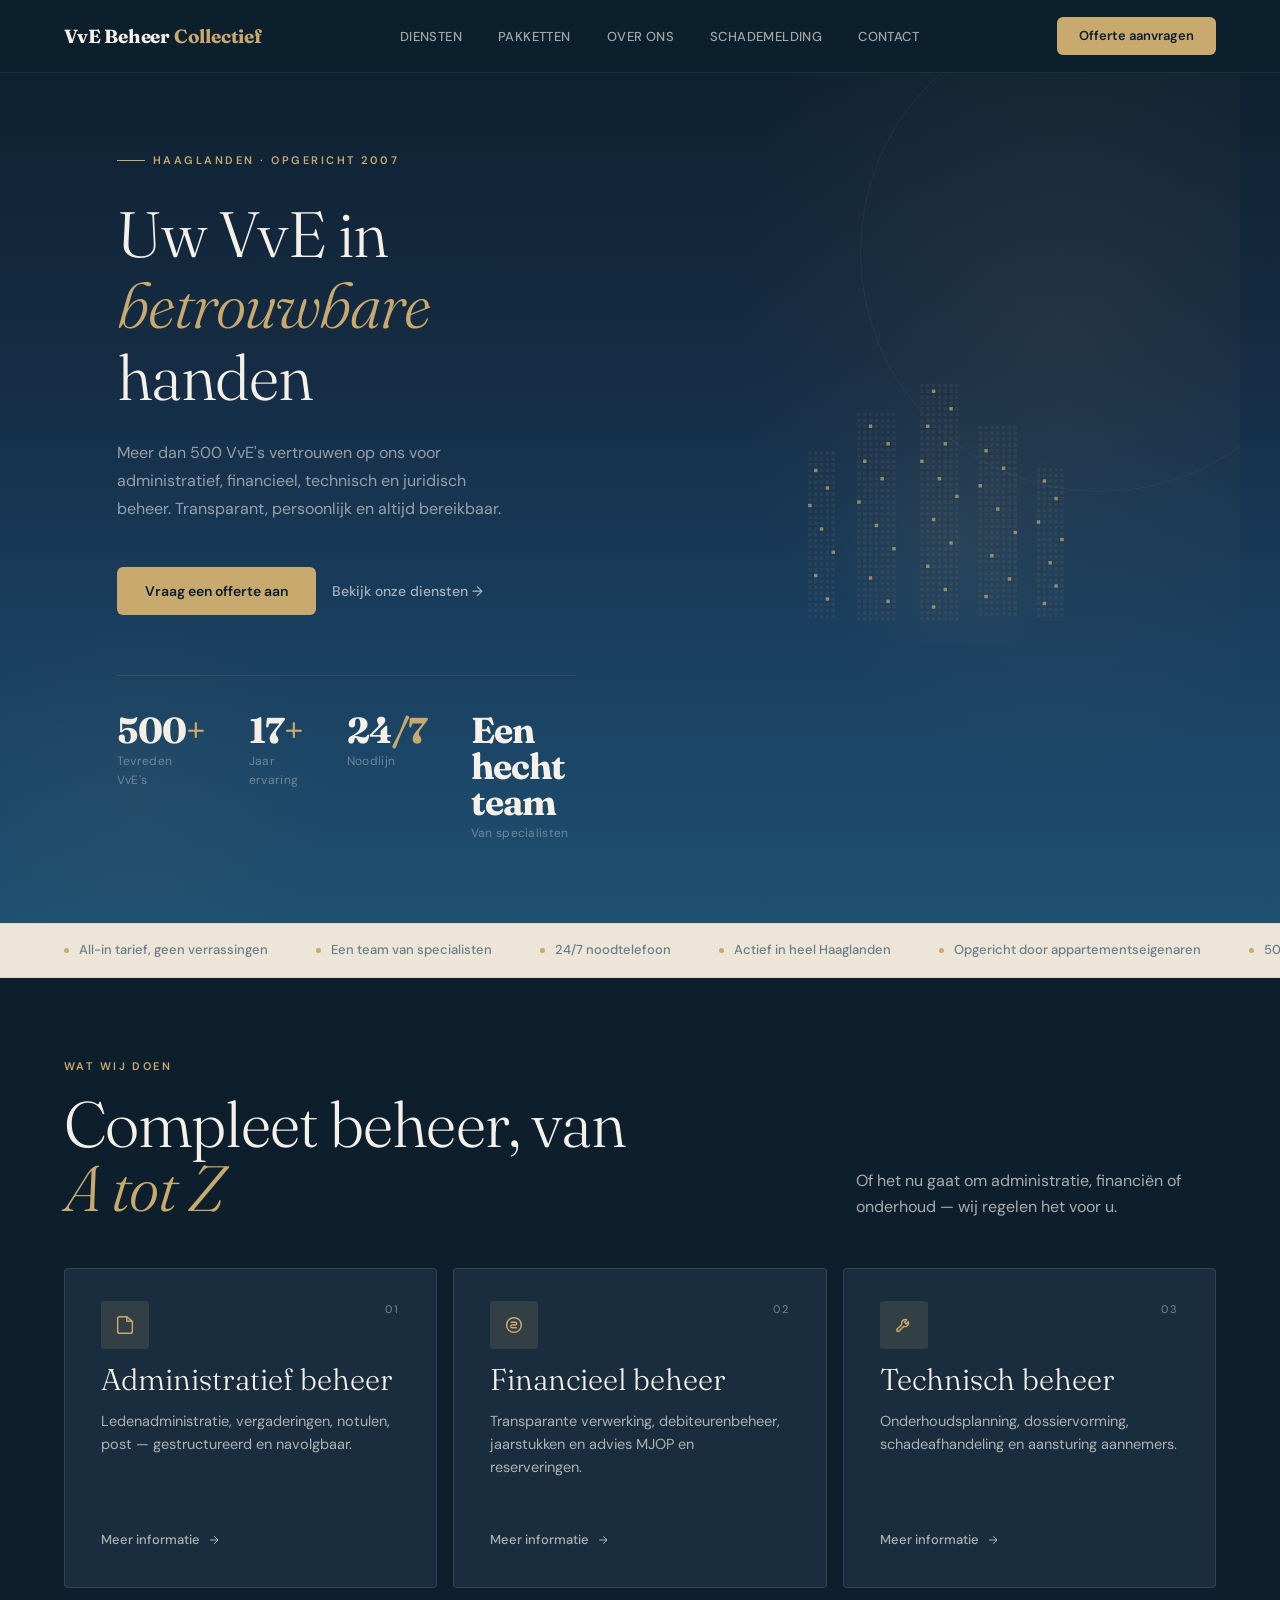
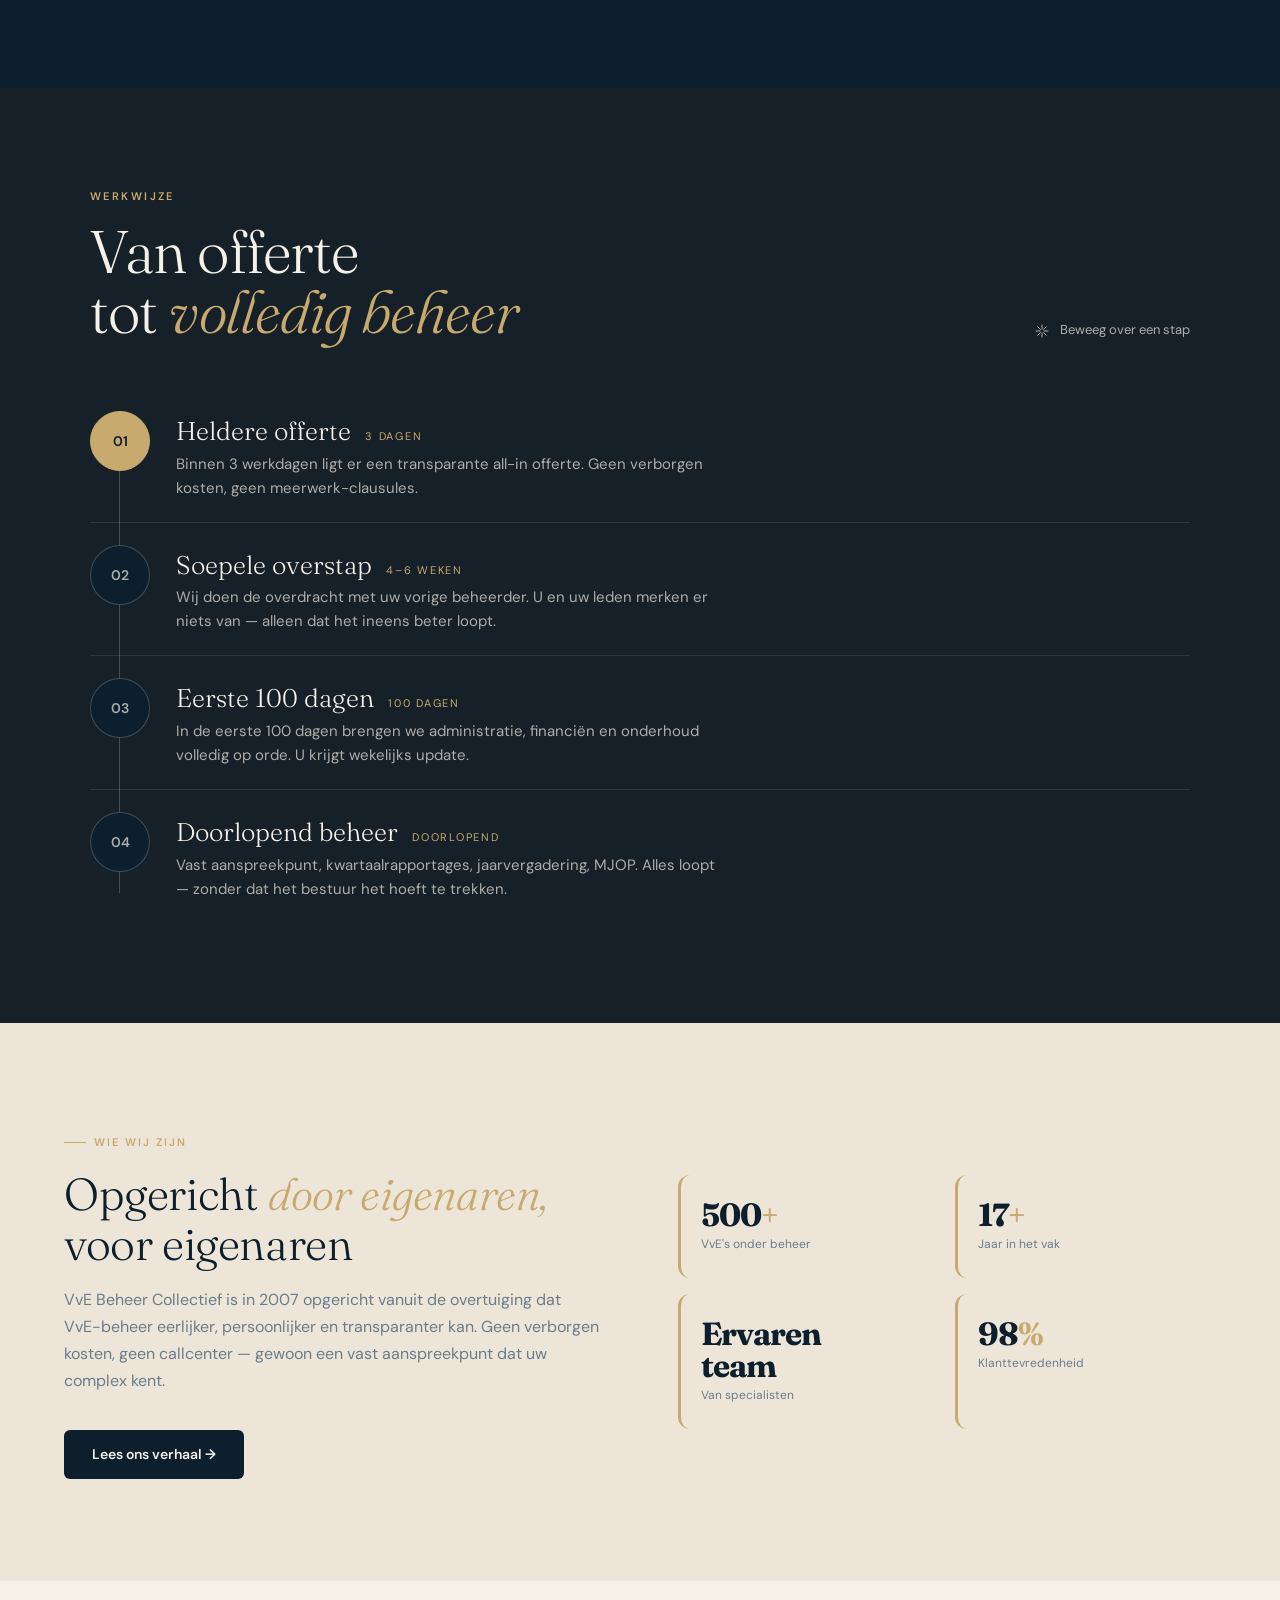
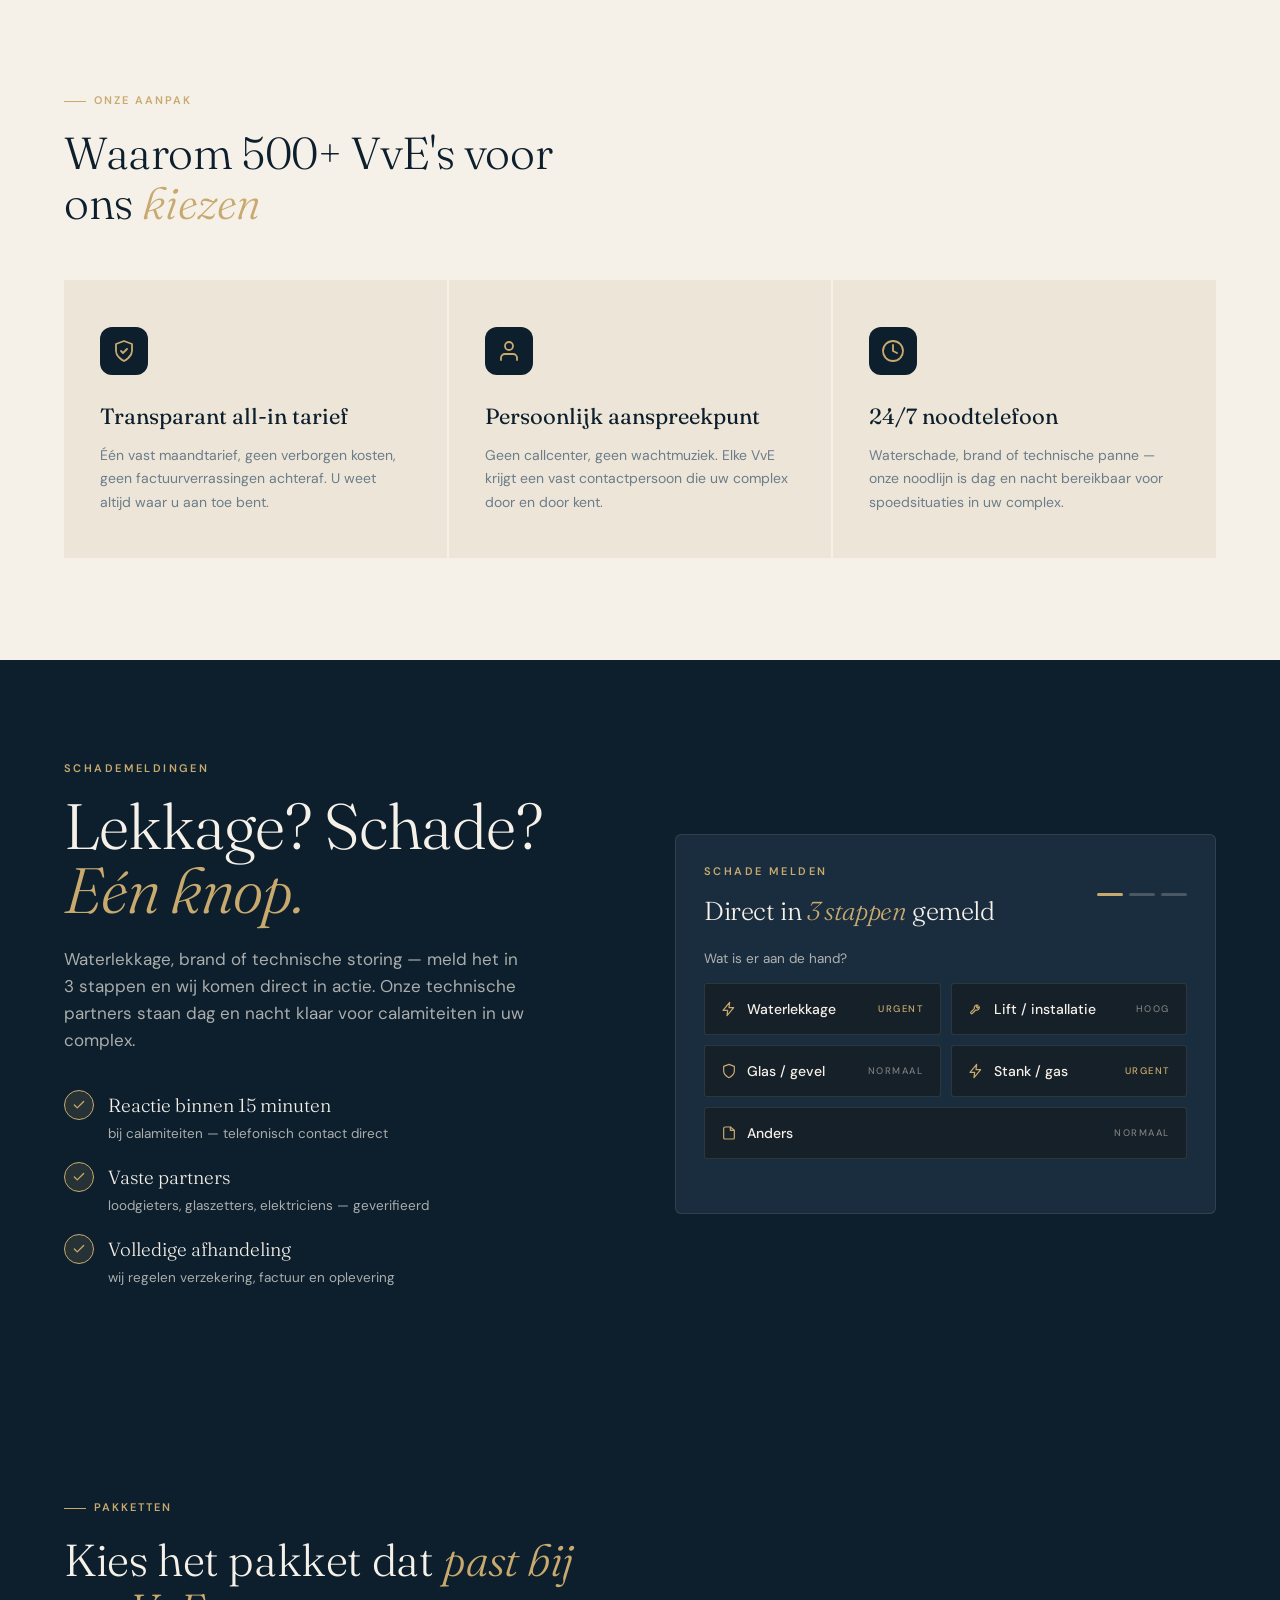
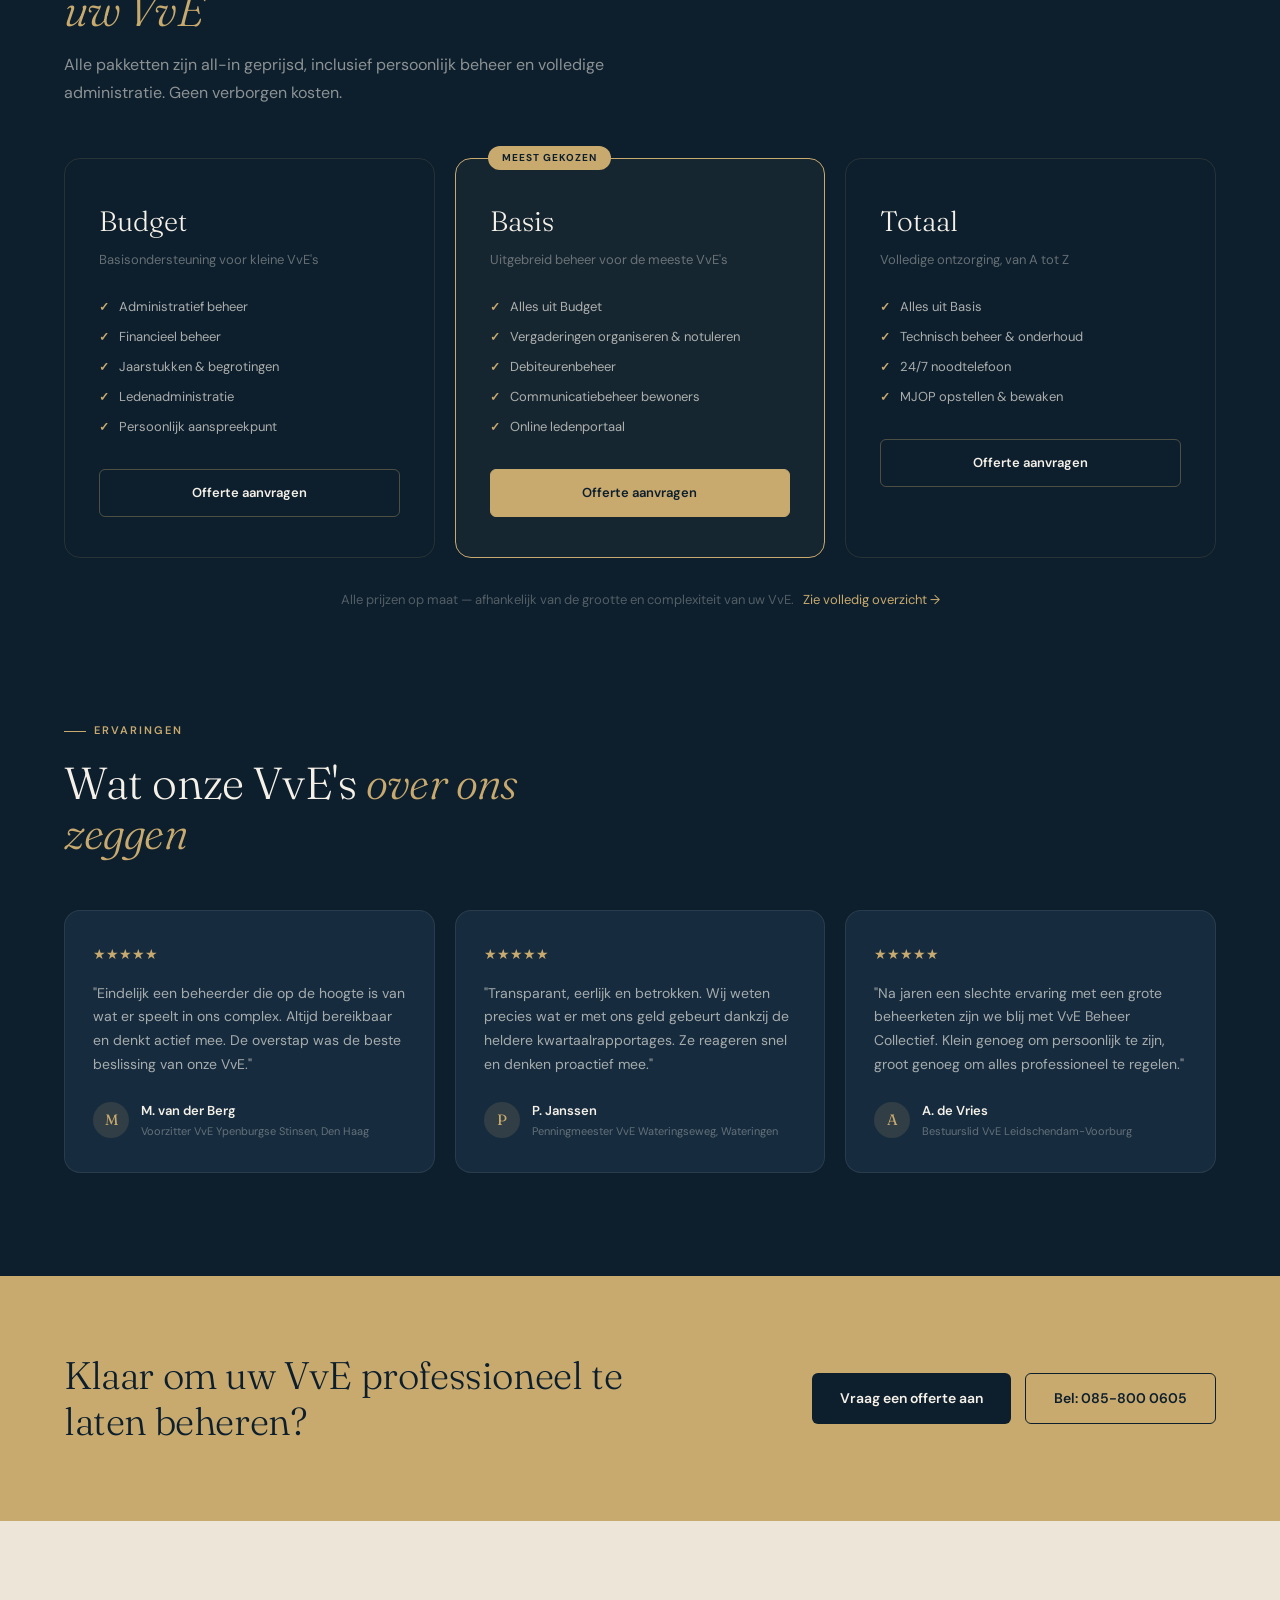
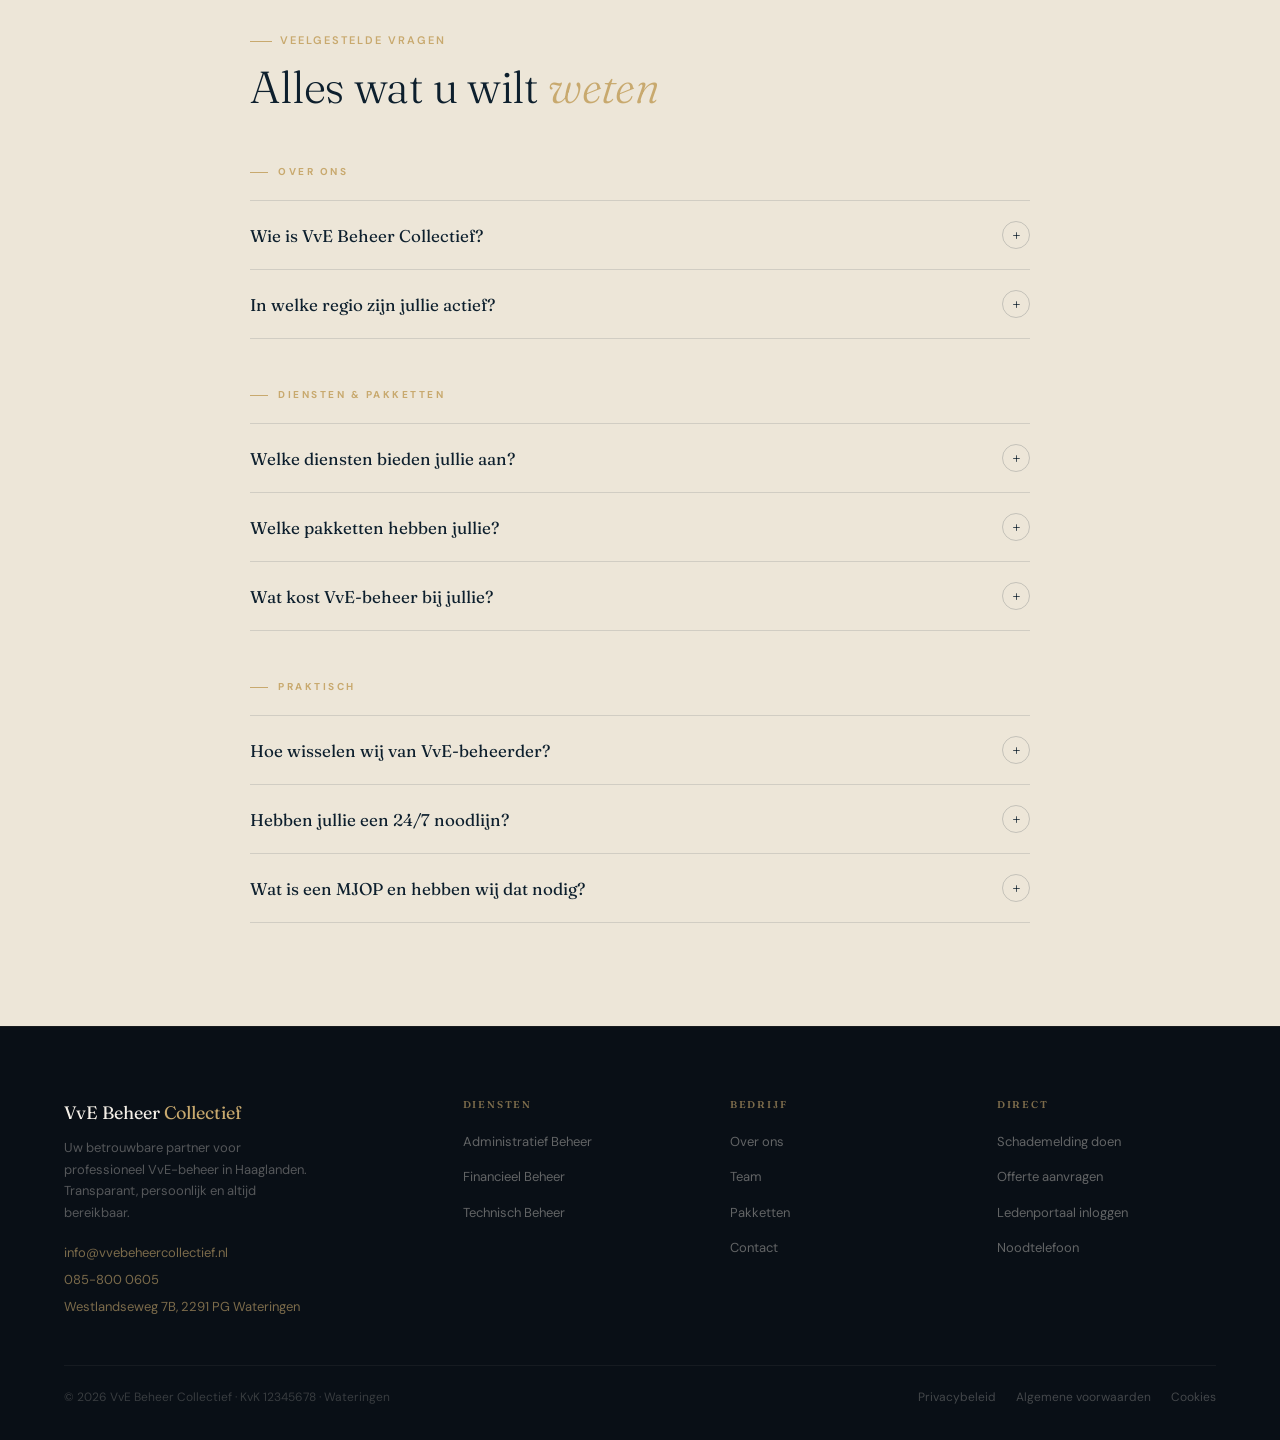
<file: index.html>
﻿<!DOCTYPE html>
<html lang="nl">
<head>
  <meta charset="UTF-8">
  <meta name="viewport" content="width=device-width, initial-scale=1.0">
  <!-- PWA -->
  <meta name="theme-color" content="#0d1f2d">
  <meta name="mobile-web-app-capable" content="yes">
  <meta name="apple-mobile-web-app-capable" content="yes">
  <meta name="apple-mobile-web-app-status-bar-style" content="black-translucent">
  <meta name="apple-mobile-web-app-title" content="VvE Collectief">
  <link rel="manifest" href="/manifest.json">
  <link rel="apple-touch-icon" href="/icons/apple-touch-icon.png">
  <link rel="icon" type="image/png" sizes="32x32" href="/icons/favicon-32.png">
  <title>VvE Beheer Collectief — Professioneel VvE-beheer in Haaglanden</title>
  <meta name="description" content="Meer dan 500 VvE's vertrouwen op VvE Beheer Collectief voor administratief, financieel, technisch en juridisch beheer. Transparant, persoonlijk en altijd bereikbaar.">
  <meta name="robots" content="index, follow">

  <!-- Open Graph -->
  <meta property="og:type" content="website">
  <meta property="og:title" content="VvE Beheer Collectief — Professioneel VvE-beheer in Haaglanden">
  <meta property="og:description" content="Meer dan 500 VvE's vertrouwen op ons voor transparant en persoonlijk VvE-beheer.">
  <meta property="og:url" content="https://www.vvebeheercollectief.nl">

  <!-- Fonts -->
  <link rel="preconnect" href="https://fonts.googleapis.com">
  <link rel="preconnect" href="https://fonts.gstatic.com" crossorigin>
  <link href="https://fonts.googleapis.com/css2?family=Fraunces:ital,wght@0,300;0,400;0,700;1,300&family=DM+Sans:wght@300;400;500;600&display=swap" rel="stylesheet">

  <!-- Gedeelde stijlen -->
  <link rel="stylesheet" href="css/main.css">

  <style>
    /* ── HERO ──────────────────────────────────────────────────── */
    .hero {
      min-height: 100vh;
      background: linear-gradient(180deg, #0d1f2d 0%, #152c44 40%, #1a3f60 70%, #1e5070 100%);
      position: relative;
      padding-top: 72px;
      overflow: hidden;
      display: flex;
      flex-direction: column;
    }
    .hero__columns {
      display: grid;
      grid-template-columns: 1fr 1fr;
      max-width: 1200px;
      margin: 0 auto;
      width: 100%;
      flex: 1;
    }
    .hero__left {
      display: flex;
      flex-direction: column;
      justify-content: center;
      padding: 80px var(--gutter) 80px clamp(24px,6vw,80px);
    }
    .hero__tag {
      display: inline-flex;
      align-items: center;
      gap: 8px;
      font-size: 11px;
      font-weight: 600;
      letter-spacing: 2.5px;
      text-transform: uppercase;
      color: var(--gold);
      margin-bottom: 28px;
    }
    .hero__tag::before {
      content: '';
      display: block;
      width: 28px; height: 1px;
      background: var(--gold);
    }
    .hero h1 {
      font-size: clamp(42px, 5vw, 68px);
      font-weight: 300;
      color: var(--cream);
      margin-bottom: 26px;
      letter-spacing: -1px;
      max-width: 520px;
    }
    .hero h1 em { font-style: italic; color: var(--gold); }
    .hero__desc {
      font-size: 16px;
      line-height: 1.75;
      color: rgba(245,240,232,0.58);
      max-width: 400px;
      margin-bottom: 44px;
    }
    .hero__actions {
      display: flex;
      gap: 16px;
      align-items: center;
      flex-wrap: wrap;
    }
    .hero__ghost {
      color: rgba(245,240,232,0.65);
      font-size: 14px;
      font-weight: 500;
      display: flex;
      align-items: center;
      gap: 6px;
      transition: color var(--transition);
    }
    .hero__ghost:hover { color: var(--cream); }
    .hero__stats {
      display: flex;
      gap: 44px;
      margin-top: 60px;
      padding-top: 36px;
      border-top: 1px solid rgba(200,169,110,0.12);
    }
    .stat-num {
      font-family: 'Fraunces', serif;
      font-size: 36px;
      font-weight: 700;
      color: var(--cream);
      line-height: 1;
      letter-spacing: -1px;
    }
    .stat-num span { color: var(--gold); }
    .stat-label {
      font-size: 12px;
      color: rgba(245,240,232,0.38);
      margin-top: 4px;
      letter-spacing: 0.3px;
    }

    /* Hero rechts */
    .hero__right {
      position: relative;
      background: transparent;
      display: flex;
      align-items: center;
      justify-content: center;
      overflow: hidden;
    }
    .hero__right::before {
      content: '';
      position: absolute;
      inset: 0;
      background: radial-gradient(ellipse at 70% 30%, rgba(200,169,110,0.08) 0%, transparent 55%);
    }
    .hero__right::after {
      display: none;
    }
    .geo-circle {
      position: absolute;
      border-radius: 50%;
      border: 1px solid rgba(200,169,110,0.08);
      pointer-events: none;
    }
    /* Hero right — content stack */
    .hero__right-inner {
      display: flex;
      flex-direction: column;
      gap: 12px;
      width: 340px;
      z-index: 1;
      position: relative;
    }

    /* Testimonial */
    .h-testimonial {
      background: rgba(245,240,232,0.05);
      border: 1px solid rgba(200,169,110,0.18);
      border-radius: 16px;
      padding: 26px 28px;
      backdrop-filter: blur(12px);
    }
    .h-testimonial__stars {
      display: flex;
      gap: 2px;
      margin-bottom: 14px;
      color: var(--gold);
      font-size: 14px;
      letter-spacing: 1px;
    }
    .h-testimonial__quote {
      font-size: 14px;
      line-height: 1.72;
      color: rgba(245,240,232,0.75);
      font-style: italic;
      margin-bottom: 20px;
    }
    .h-testimonial__author {
      display: flex;
      align-items: center;
      gap: 12px;
    }
    .h-testimonial__avatar {
      width: 36px; height: 36px;
      border-radius: 50%;
      background: rgba(200,169,110,0.18);
      border: 1px solid rgba(200,169,110,0.28);
      display: flex;
      align-items: center;
      justify-content: center;
      font-family: 'Fraunces', serif;
      font-size: 14px;
      font-weight: 600;
      color: var(--gold);
      flex-shrink: 0;
    }
    .h-testimonial__name {
      font-size: 12px;
      font-weight: 600;
      color: var(--cream);
    }
    .h-testimonial__role {
      font-size: 11px;
      color: rgba(245,240,232,0.38);
      margin-top: 2px;
    }

    /* 3-step process strip */
    .h-steps {
      background: rgba(245,240,232,0.03);
      border: 1px solid rgba(200,169,110,0.12);
      border-radius: 12px;
      padding: 14px 20px 16px;
      display: flex;
      flex-direction: column;
      gap: 10px;
    }
    .h-steps__header {
      font-size: 10px;
      font-weight: 700;
      letter-spacing: 1.4px;
      text-transform: uppercase;
      color: rgba(200,169,110,0.6);
    }
    .h-steps__row {
      display: flex;
      align-items: stretch;
    }
    .h-step {
      flex: 1;
      display: flex;
      flex-direction: column;
      align-items: center;
      text-align: center;
      position: relative;
      padding: 0 6px;
    }
    .h-step:not(:last-child)::after {
      content: '';
      position: absolute;
      right: 0; top: 50%;
      transform: translateY(-50%);
      height: 60%; width: 1px;
      background: rgba(200,169,110,0.12);
    }
    .h-step__num {
      width: 22px; height: 22px;
      border-radius: 50%;
      background: rgba(200,169,110,0.14);
      border: 1px solid rgba(200,169,110,0.28);
      display: flex;
      align-items: center;
      justify-content: center;
      font-size: 10px;
      font-weight: 700;
      color: var(--gold);
      margin-bottom: 6px;
    }
    .h-step__label {
      font-size: 10px;
      line-height: 1.45;
      color: rgba(245,240,232,0.55);
    }

    /* AI assistent badge */
    .h-scan__ai-badge {
      display: inline-flex;
      align-items: center;
      gap: 5px;
      font-size: 9px;
      font-weight: 700;
      letter-spacing: 1px;
      text-transform: uppercase;
      color: var(--gold);
      background: rgba(200,169,110,0.12);
      border: 1px solid rgba(200,169,110,0.2);
      border-radius: 20px;
      padding: 2px 8px;
      margin-bottom: 6px;
    }
    .h-scan__ai-badge::before {
      content: '';
      width: 6px; height: 6px;
      border-radius: 50%;
      background: var(--gold);
      opacity: 0.8;
    }

    /* VvE Scan teaser */
    .h-scan {
      background: linear-gradient(135deg, rgba(200,169,110,0.11) 0%, rgba(200,169,110,0.04) 100%);
      border: 1px solid rgba(200,169,110,0.22);
      border-radius: 12px;
      padding: 18px 22px;
      display: flex;
      justify-content: space-between;
      align-items: center;
      gap: 14px;
      cursor: pointer;
      text-decoration: none;
      transition: border-color 0.22s, background 0.22s;
    }
    .h-scan:hover {
      border-color: rgba(200,169,110,0.42);
      background: linear-gradient(135deg, rgba(200,169,110,0.17) 0%, rgba(200,169,110,0.07) 100%);
    }
    .h-scan:hover .h-scan__arrow { transform: translateX(3px); }
    .h-scan__label {
      font-size: 10px;
      font-weight: 700;
      letter-spacing: 1.5px;
      text-transform: uppercase;
      color: var(--gold);
      margin-bottom: 3px;
    }
    .h-scan__desc {
      font-size: 12px;
      line-height: 1.45;
      color: rgba(245,240,232,0.52);
    }
    .h-scan__arrow {
      width: 34px; height: 34px;
      border-radius: 50%;
      background: rgba(200,169,110,0.16);
      border: 1px solid rgba(200,169,110,0.3);
      display: flex;
      align-items: center;
      justify-content: center;
      color: var(--gold);
      flex-shrink: 0;
      transition: transform 0.22s;
    }

    /* ── OVER ONS PREVIEW ──────────────────────────────────────── */
    .over-ons-preview {
      padding: clamp(72px, 8vw, 120px) var(--gutter);
      display: grid;
      grid-template-columns: 1fr 1fr;
      gap: clamp(48px, 6vw, 80px);
      align-items: center;
      max-width: var(--max-w);
      margin-inline: auto;
    }
    .over-ons-preview__text .section-head h2 { color: var(--navy); }
    .over-ons-preview__text .section-head p { color: var(--text-muted); margin-bottom: 28px; }
    .facts-grid {
      display: grid;
      grid-template-columns: 1fr 1fr;
      gap: 16px;
    }
    .fact-item {
      background: var(--cream-mid);
      border-radius: var(--radius-md);
      padding: 24px 20px;
      border-left: 3px solid var(--gold);
    }
    .fact-num {
      font-family: 'Fraunces', serif;
      font-size: 32px;
      font-weight: 700;
      color: var(--navy);
      line-height: 1;
      letter-spacing: -1px;
    }
    .fact-num span { color: var(--gold); }
    .fact-label { font-size: 12px; color: var(--text-muted); margin-top: 4px; }

    /* ── HERO RESPONSIVE ───────────────────────────────────────── */
    @media (max-width: 900px) {
      .hero__columns { grid-template-columns: 1fr; }
      .hero__right { display: none; }
      .hero__left { padding: 60px var(--gutter); }
    }
    @media (max-width: 768px) {
      .over-ons-preview { grid-template-columns: 1fr; }
    }

  /* ── NEW SECTION TOKENS ────────────────────────────────────── */
  :root {
    --serif: 'Fraunces', serif;
    --sans:  'DM Sans', sans-serif;
    --mono:  'DM Sans', sans-serif;
    --bg-elev:     #162028;
    --bg-card:     #1a2d3e;
    --bg-card-hi:  #213649;
    --fg:          var(--cream);
    --fg-strong:   var(--cream);
    --fg-muted:    rgba(245,240,232,0.68);
    --fg-dim:      rgba(245,240,232,0.45);
    --line:        rgba(245,240,232,0.10);
    --line-strong: rgba(245,240,232,0.22);
    --gold-soft:   rgba(200,169,110,0.14);
    --gold-soft-2: rgba(200,169,110,0.06);
    --on-gold:     #0d1f2d;
  }

  /* Eyebrow label shared by new sections */
  .vbc-eyebrow {
    font-family: var(--sans);
    font-size: 11px;
    font-weight: 600;
    letter-spacing: 0.22em;
    text-transform: uppercase;
    color: var(--gold);
    display: block;
    margin-bottom: 16px;
  }

  /* ── HERO BUILDING ILLUSTRATION ────────────────────────────── */
  .hero__right {
    position: relative;
    overflow: hidden;
    display: flex;
    align-items: center;
    justify-content: center;
  }
  .hero__building-wrap {
    position: relative;
    width: 280px;
    height: 320px;
    flex-shrink: 0;
  }
  .hero__building-label {
    position: absolute;
    top: 36px;
    left: 40px;
    z-index: 2;
  }
  .hero__building-label-top {
    font-family: var(--sans);
    font-size: 10px;
    font-weight: 600;
    letter-spacing: 0.22em;
    text-transform: uppercase;
    color: var(--gold);
    opacity: 0.75;
  }
  .hero__building-label-sub {
    font-family: var(--sans);
    font-size: 9px;
    letter-spacing: 0.1em;
    color: rgba(245,240,232,0.32);
    margin-top: 4px;
  }

  /* ── DIENSTEN SECTION (new) ────────────────────────────────── */
  .vbc-diensten {
    background: var(--navy);
    padding: 80px clamp(24px, 5vw, 64px) 100px;
  }
  .vbc-diensten__inner {
    max-width: 1280px;
    margin: 0 auto;
  }
  .vbc-diensten__header {
    display: flex;
    justify-content: space-between;
    align-items: flex-end;
    margin-bottom: 48px;
    gap: 32px;
    flex-wrap: wrap;
  }
  .vbc-diensten__header h2 {
    font-family: var(--serif);
    font-size: clamp(40px, 5vw, 64px);
    font-weight: 300;
    line-height: 1;
    letter-spacing: -0.015em;
    color: var(--fg-strong);
    margin-top: 16px;
    max-width: 600px;
  }
  .vbc-diensten__header h2 em {
    font-style: italic;
    color: var(--gold);
  }
  .vbc-diensten__intro {
    font-size: 16px;
    color: var(--fg-muted);
    max-width: 360px;
    line-height: 1.6;
  }
  .vbc-diensten__grid {
    display: grid;
    grid-template-columns: repeat(3, 1fr);
    gap: 16px;
  }
  @media (max-width: 900px) {
    .vbc-diensten__grid { grid-template-columns: 1fr; }
    .vbc-diensten__header { flex-direction: column; align-items: flex-start; }
  }

  /* Dienst card */
  .vbc-card {
    background: var(--bg-card);
    border: 1px solid var(--line);
    border-radius: 4px;
    padding: 32px 36px 36px;
    display: grid;
    grid-template-rows: auto auto 1fr auto;
    gap: 14px;
    min-height: 320px;
    transition: transform 240ms ease, background 240ms ease, border-color 240ms ease;
    cursor: default;
  }
  .vbc-card:hover {
    transform: translateY(-4px);
    background: var(--bg-card-hi);
    border-color: var(--line-strong);
  }
  .vbc-card__top {
    display: flex;
    justify-content: space-between;
    align-items: flex-start;
  }
  .vbc-card__icon {
    width: 48px; height: 48px;
    border-radius: 3px;
    background: var(--gold-soft);
    color: var(--gold);
    display: flex; align-items: center; justify-content: center;
    transition: background 220ms ease, color 220ms ease;
    flex-shrink: 0;
  }
  .vbc-card:hover .vbc-card__icon {
    background: var(--gold);
    color: var(--on-gold);
  }
  .vbc-card__num {
    font-family: var(--mono);
    font-size: 11px;
    letter-spacing: 0.18em;
    color: var(--fg-dim);
  }
  .vbc-card__title {
    font-family: var(--serif);
    font-size: clamp(22px, 2.5vw, 30px);
    font-weight: 300;
    color: var(--fg-strong);
    line-height: 1.1;
  }
  .vbc-card__pitch {
    font-size: 14.5px;
    color: var(--fg-muted);
    line-height: 1.6;
  }
  .vbc-card__reveal {
    max-height: 0;
    overflow: hidden;
    transition: max-height 320ms cubic-bezier(0.22, 0.61, 0.36, 1);
  }
  .vbc-card:hover .vbc-card__reveal {
    max-height: 200px;
  }
  .vbc-card__points {
    border-top: 1px solid var(--line);
    margin-top: 12px;
    padding-top: 14px;
    display: flex;
    flex-direction: column;
    gap: 6px;
  }
  .vbc-card__point {
    font-size: 13px;
    color: var(--fg);
    display: flex;
    align-items: center;
    gap: 8px;
  }
  .vbc-card__point::before {
    content: '';
    display: block;
    width: 4px; height: 4px;
    border-radius: 2px;
    background: var(--gold);
    flex-shrink: 0;
  }
  .vbc-card__link {
    display: flex;
    align-items: center;
    gap: 8px;
    font-size: 13px;
    font-weight: 500;
    color: var(--fg-muted);
    transition: color 200ms ease;
    text-decoration: none;
  }
  .vbc-card:hover .vbc-card__link {
    color: var(--gold);
  }

  /* ── PROCESS SECTION ───────────────────────────────────────── */
  .vbc-process {
    background: var(--bg-elev);
    padding: 100px clamp(24px, 5vw, 64px);
  }
  .vbc-process__inner {
    max-width: 1100px;
    margin: 0 auto;
  }
  .vbc-process__header {
    display: flex;
    justify-content: space-between;
    align-items: flex-end;
    margin-bottom: 48px;
    gap: 32px;
    flex-wrap: wrap;
  }
  .vbc-process__header h2 {
    font-family: var(--serif);
    font-size: clamp(36px, 5vw, 60px);
    font-weight: 300;
    line-height: 1;
    letter-spacing: -0.015em;
    color: var(--fg-strong);
    margin-top: 16px;
  }
  .vbc-process__header h2 em {
    font-style: italic;
    color: var(--gold);
  }
  .vbc-process__hint {
    display: flex;
    align-items: center;
    gap: 10px;
    font-size: 13px;
    color: var(--fg-muted);
    flex-shrink: 0;
  }
  .vbc-process__hint svg { flex-shrink: 0; }

  .vbc-timeline {
    position: relative;
    display: flex;
    flex-direction: column;
  }
  .vbc-timeline__line {
    position: absolute;
    left: 29px; top: 30px; bottom: 30px;
    width: 1px;
    background: var(--line-strong);
    pointer-events: none;
  }
  .vbc-step {
    display: flex;
    gap: 26px;
    padding: 22px 0;
    position: relative;
    cursor: pointer;
    border-bottom: 1px solid var(--line);
  }
  .vbc-step:last-child { border-bottom: none; }
  .vbc-step__circle {
    width: 60px; height: 60px;
    border-radius: 50%;
    background: var(--navy);
    border: 1px solid var(--line-strong);
    color: var(--fg-muted);
    display: flex; align-items: center; justify-content: center;
    font-family: var(--mono);
    font-weight: 600; font-size: 14px;
    transition: background 220ms ease, border-color 220ms ease, color 220ms ease;
    flex-shrink: 0;
    position: relative; z-index: 2;
  }
  .vbc-step.is-active .vbc-step__circle {
    background: var(--gold);
    border-color: var(--gold);
    color: var(--on-gold);
  }
  .vbc-step__body {
    flex: 1;
    padding-top: 6px;
  }
  .vbc-step__title-row {
    display: flex;
    align-items: baseline;
    gap: 14px;
    flex-wrap: wrap;
  }
  .vbc-step__title {
    font-family: var(--serif);
    font-size: clamp(20px, 2vw, 26px);
    font-weight: 300;
    color: var(--fg-strong);
    line-height: 1.1;
  }
  .vbc-step__dur {
    font-family: var(--mono);
    font-size: 11px;
    color: var(--gold);
    letter-spacing: 0.16em;
    text-transform: uppercase;
  }
  .vbc-step__desc {
    font-size: 15px;
    color: var(--fg-muted);
    margin-top: 6px;
    max-width: 540px;
    line-height: 1.6;
  }

  /* ── SCHADE PROMO SECTION ──────────────────────────────────── */
  .vbc-schade {
    background: var(--navy);
    padding: 100px clamp(24px, 5vw, 64px);
  }
  .vbc-schade__inner {
    max-width: 1280px;
    margin: 0 auto;
    display: grid;
    grid-template-columns: 1fr 1fr;
    gap: 70px;
    align-items: center;
  }
  @media (max-width: 900px) {
    .vbc-schade__inner { grid-template-columns: 1fr; gap: 48px; }
  }
  .vbc-schade__left h2 {
    font-family: var(--serif);
    font-size: clamp(36px, 5vw, 64px);
    font-weight: 300;
    line-height: 1;
    letter-spacing: -0.015em;
    color: var(--fg-strong);
    margin-top: 16px;
  }
  .vbc-schade__left h2 em {
    font-style: italic;
    color: var(--gold);
  }
  .vbc-schade__desc {
    font-size: 17px;
    color: var(--fg-muted);
    margin-top: 24px;
    line-height: 1.6;
    max-width: 460px;
  }
  .vbc-schade__usps {
    margin-top: 36px;
    display: flex;
    flex-direction: column;
    gap: 18px;
  }
  .vbc-schade__usp {
    display: flex;
    gap: 14px;
    align-items: flex-start;
  }
  .vbc-schade__check {
    width: 30px; height: 30px;
    border-radius: 50%;
    background: var(--gold-soft);
    color: var(--gold);
    border: 1px solid var(--gold);
    display: flex; align-items: center; justify-content: center;
    flex-shrink: 0;
  }
  .vbc-schade__usp-title {
    font-family: var(--serif);
    font-size: 19px;
    font-weight: 300;
    color: var(--fg-strong);
  }
  .vbc-schade__usp-sub {
    font-size: 13.5px;
    color: var(--fg-muted);
    margin-top: 2px;
  }

  /* Schade flow card */
  .vbc-flow {
    background: var(--bg-card);
    border: 1px solid var(--line);
    border-radius: 6px;
    padding: 28px;
    min-height: 380px;
  }
  .vbc-flow__head {
    display: flex;
    justify-content: space-between;
    align-items: center;
    margin-bottom: 22px;
  }
  .vbc-flow__head h3 {
    font-family: var(--serif);
    font-size: 26px;
    font-weight: 300;
    color: var(--fg-strong);
    margin-top: 6px;
  }
  .vbc-flow__head h3 em { font-style: italic; color: var(--gold); }
  .vbc-flow__progress {
    display: flex;
    gap: 6px;
    flex-shrink: 0;
  }
  .vbc-flow__bar {
    width: 26px; height: 3px;
    border-radius: 2px;
    background: var(--line-strong);
    transition: background 240ms ease;
  }
  .vbc-flow__bar.done { background: var(--gold); }

  /* Step 0 — Type selection */
  .vbc-flow__label {
    font-size: 13.5px;
    color: var(--fg-muted);
    margin-bottom: 14px;
  }
  .vbc-flow__types {
    display: grid;
    grid-template-columns: 1fr 1fr;
    gap: 10px;
  }
  .vbc-flow__type-btn {
    padding: 16px;
    background: var(--bg-elev);
    border: 1px solid var(--line);
    border-radius: 3px;
    cursor: pointer;
    color: var(--fg);
    font-family: var(--sans);
    font-size: 14px;
    font-weight: 500;
    display: flex;
    align-items: center;
    justify-content: space-between;
    transition: border-color 160ms ease, background 160ms ease;
    text-align: left;
  }
  .vbc-flow__type-btn:hover {
    border-color: var(--gold);
    background: var(--gold-soft);
  }
  .vbc-flow__type-icon { color: var(--gold); display: flex; }
  .vbc-flow__type-left { display: flex; align-items: center; gap: 10px; }
  .vbc-flow__type-urg {
    font-family: var(--mono);
    font-size: 9.5px;
    letter-spacing: 0.16em;
    text-transform: uppercase;
    color: var(--fg-dim);
  }
  .vbc-flow__type-urg.urgent { color: var(--gold); }

  /* Step 1 — Details form */
  .vbc-flow__type-badge {
    display: inline-flex;
    align-items: center;
    gap: 8px;
    font-size: 13.5px;
    color: var(--fg-muted);
    margin-bottom: 14px;
  }
  .vbc-flow__badge-pill {
    padding: 3px 9px;
    border-radius: 2px;
    background: var(--gold-soft);
    color: var(--gold);
    font-family: var(--mono);
    font-size: 10.5px;
    letter-spacing: 0.16em;
    text-transform: uppercase;
  }
  .vbc-field {
    width: 100%;
    background: var(--bg-elev);
    border: 1px solid var(--line);
    border-radius: 3px;
    padding: 10px 14px;
    color: var(--fg);
    font-family: var(--sans);
    font-size: 13.5px;
    outline: none;
    transition: border-color 160ms ease;
  }
  .vbc-field:focus { border-color: var(--gold); }
  .vbc-field::placeholder { color: var(--fg-dim); }
  .vbc-flow__form { display: flex; flex-direction: column; gap: 12px; }
  .vbc-flow__photo {
    border: 1px dashed var(--line-strong);
    border-radius: 3px;
    padding: 18px;
    display: flex; align-items: center; gap: 12px;
    color: var(--fg-muted); font-size: 13.5px;
    background: var(--bg-elev);
    cursor: pointer;
  }
  .vbc-flow__buttons {
    display: flex; gap: 10px; margin-top: 18px;
  }
  .vbc-btn-ghost {
    padding: 10px 18px;
    background: transparent;
    border: 1px solid var(--line-strong);
    border-radius: 2px;
    color: var(--fg-muted);
    font-family: var(--sans); font-size: 14px;
    cursor: pointer;
    transition: border-color 160ms ease, color 160ms ease;
  }
  .vbc-btn-ghost:hover { border-color: var(--fg-muted); color: var(--fg); }
  .vbc-btn-primary {
    flex: 1;
    padding: 10px 18px;
    background: var(--gold);
    border: none;
    border-radius: 2px;
    color: var(--on-gold);
    font-family: var(--sans); font-size: 14px; font-weight: 600;
    cursor: pointer;
    display: flex; align-items: center; justify-content: center; gap: 8px;
    transition: background 160ms ease;
  }
  .vbc-btn-primary:hover { background: var(--gold-light); }

  /* Step 2 — Confirmation */
  .vbc-flow__confirm {
    text-align: center;
    padding: 20px 0;
  }
  .vbc-flow__check-circle {
    width: 64px; height: 64px;
    border-radius: 50%;
    background: var(--gold-soft);
    color: var(--gold);
    border: 1px solid var(--gold);
    display: inline-flex; align-items: center; justify-content: center;
    margin-bottom: 16px;
  }
  .vbc-flow__confirm h4 {
    font-family: var(--serif);
    font-size: 26px; font-weight: 300;
    color: var(--fg-strong);
  }
  .vbc-flow__confirm-sub {
    font-size: 14px; color: var(--fg-muted);
    margin-top: 8px; max-width: 320px;
    margin-left: auto; margin-right: auto;
  }
  .vbc-flow__ticket {
    margin: 20px auto 0;
    padding: 10px 14px;
    background: var(--bg-elev);
    border: 1px solid var(--line);
    border-radius: 3px;
    font-family: var(--mono); font-size: 11px; color: var(--fg-muted);
    display: inline-flex; gap: 10px;
  }
  .vbc-flow__ticket-label { color: var(--fg-dim); }
  .vbc-flow__ticket-num { color: var(--fg-strong); }
  .vbc-flow__reset {
    margin-top: 18px;
    background: transparent; color: var(--fg);
    padding: 6px 0;
    border: none; border-bottom: 1px solid var(--line-strong);
    font-family: var(--sans); font-weight: 500; font-size: 14.5px;
    cursor: pointer;
    transition: border-color 160ms ease;
  }
  .vbc-flow__reset:hover { border-color: var(--fg-muted); }

  @keyframes vbc-tick {
    from { stroke-dashoffset: 24; }
    to   { stroke-dashoffset: 0; }
  }
  </style>
</head>
<body>

<!-- ── NAVIGATIE ──────────────────────────────────────────────── -->
<nav class="nav" id="main-nav">
  <div class="nav__inner">
    <a href="index.html" class="nav__logo">VvE Beheer <span>Collectief</span></a>

    <ul class="nav__links">
      <li><a href="#diensten">Diensten</a></li>
      <li><a href="#pakketten">Pakketten</a></li>
      <li><a href="over-ons.html">Over ons</a></li>
      <li><a href="schademelding.html">Schademelding</a></li>
      <li><a href="contact.html">Contact</a></li>
    </ul>

    <a href="contact.html" class="nav__cta">Offerte aanvragen</a>

    <button class="nav__toggle" id="nav-toggle" aria-label="Menu openen" aria-expanded="false">
      <span></span><span></span><span></span>
    </button>
  </div>

  <!-- Mobiel menu -->
  <nav class="nav__mobile" id="nav-mobile">
    <a href="#diensten">Diensten</a>
    <a href="#pakketten">Pakketten</a>
    <a href="over-ons.html">Over ons</a>
    <a href="schademelding.html">Schademelding</a>
    <a href="contact.html">Contact</a>
    <a href="contact.html" class="nav__mobile-cta">Offerte aanvragen</a>
  </nav>
</nav>

<!-- ── HERO ───────────────────────────────────────────────────── -->
<section class="hero" id="hero">
  <div class="hero__glow-secondary" aria-hidden="true"></div>
  <div class="hero__columns">
    <div class="hero__left">
      <div class="hero__tag">Haaglanden · Opgericht 2007</div>

      <h1>Uw VvE in <em>betrouwbare</em> handen</h1>

      <p class="hero__desc">
        Meer dan 500 VvE's vertrouwen op ons voor administratief, financieel,
        technisch en juridisch beheer. Transparant, persoonlijk en altijd bereikbaar.
      </p>

      <div class="hero__actions">
        <a href="contact.html" class="btn btn--gold">Vraag een offerte aan</a>
        <a href="#diensten" class="hero__ghost">Bekijk onze diensten →</a>
      </div>

      <div class="hero__stats">
        <div>
          <div class="stat-num" data-count="500" data-suffix="+">500<span>+</span></div>
          <div class="stat-label">Tevreden VvE's</div>
        </div>
        <div>
          <div class="stat-num" data-count="17" data-suffix="+">17<span>+</span></div>
          <div class="stat-label">Jaar ervaring</div>
        </div>
        <div>
          <div class="stat-num" data-count="24" data-suffix="/7">24<span>/7</span></div>
          <div class="stat-label">Noodlijn</div>
        </div>
        <div>
          <div class="stat-num stat-num--text">Een hecht<br>team</div>
          <div class="stat-label">Van specialisten</div>
        </div>
      </div>
    </div>

    <div class="hero__right">
      <!-- Geometrische achtergrondcirkel -->
      <div class="geo-circle" style="width:480px;height:480px;top:-60px;right:-100px;"></div>

      <!-- Building SVG wordt gegenereerd door buildingSVG() in de script sectie -->
      <div class="hero__building-wrap" id="hero-building"></div>
    </div>
  </div>
</section>

<!-- ── TRUST BAR ───────────────────────────────────────────────── -->
<div class="trust-bar" aria-hidden="true">
  <div class="trust-bar__inner" id="trust-inner">
    <!-- Dubbel voor naadloze loop -->
    <div class="trust-item"><div class="trust-dot"></div> All-in tarief, geen verrassingen</div>
    <div class="trust-item"><div class="trust-dot"></div> Een team van specialisten</div>
    <div class="trust-item"><div class="trust-dot"></div> 24/7 noodtelefoon</div>
    <div class="trust-item"><div class="trust-dot"></div> Actief in heel Haaglanden</div>
    <div class="trust-item"><div class="trust-dot"></div> Opgericht door appartementseigenaren</div>
    <div class="trust-item"><div class="trust-dot"></div> 500+ tevreden VvE's</div>
    <div class="trust-item"><div class="trust-dot"></div> Persoonlijk aanspreekpunt</div>
    <div class="trust-item"><div class="trust-dot"></div> MJOP & reservefonds advies</div>
    <!-- Kopie voor loop -->
    <div class="trust-item"><div class="trust-dot"></div> All-in tarief, geen verrassingen</div>
    <div class="trust-item"><div class="trust-dot"></div> Een team van specialisten</div>
    <div class="trust-item"><div class="trust-dot"></div> 24/7 noodtelefoon</div>
    <div class="trust-item"><div class="trust-dot"></div> Actief in heel Haaglanden</div>
    <div class="trust-item"><div class="trust-dot"></div> Opgericht door appartementseigenaren</div>
    <div class="trust-item"><div class="trust-dot"></div> 500+ tevreden VvE's</div>
    <div class="trust-item"><div class="trust-dot"></div> Persoonlijk aanspreekpunt</div>
    <div class="trust-item"><div class="trust-dot"></div> MJOP & reservefonds advies</div>
  </div>
</div>

<!-- ── DIENSTEN (nieuw) ─────────────────────────────────────── -->
<section class="vbc-diensten" id="diensten">
  <div class="vbc-diensten__inner">
    <div class="vbc-diensten__header">
      <div>
        <span class="vbc-eyebrow">Wat wij doen</span>
        <h2>Compleet beheer, van <em>A tot Z</em></h2>
      </div>
      <p class="vbc-diensten__intro">
        Of het nu gaat om administratie, financiën of onderhoud — wij regelen het voor u.
      </p>
    </div>

    <div class="vbc-diensten__grid">

      <!-- Kaart 1 — Administratief -->
      <div class="vbc-card">
        <div class="vbc-card__top">
          <div class="vbc-card__icon">
            <svg width="22" height="22" viewBox="0 0 24 24" fill="none" stroke="currentColor" stroke-width="1.6" stroke-linecap="round" stroke-linejoin="round">
              <path d="M14 3v5h5"/><path d="M14 3H6a2 2 0 0 0-2 2v14a2 2 0 0 0 2 2h12a2 2 0 0 0 2-2V8z"/>
            </svg>
          </div>
          <span class="vbc-card__num">01</span>
        </div>
        <div class="vbc-card__title">Administratief beheer</div>
        <p class="vbc-card__pitch">Ledenadministratie, vergaderingen, notulen, post — gestructureerd en navolgbaar.</p>
        <div class="vbc-card__reveal">
          <ul class="vbc-card__points">
            <li class="vbc-card__point">Vergaderingen + notulering</li>
            <li class="vbc-card__point">Communicatie bewoners</li>
            <li class="vbc-card__point">Officiële documenten</li>
            <li class="vbc-card__point">Online ledenportaal</li>
          </ul>
        </div>
        <a href="diensten/administratief.html" class="vbc-card__link">
          Meer informatie
          <svg width="12" height="12" viewBox="0 0 24 24" fill="none" stroke="currentColor" stroke-width="2" stroke-linecap="round" stroke-linejoin="round">
            <path d="M5 12h14"/><path d="M13 5l7 7-7 7"/>
          </svg>
        </a>
      </div>

      <!-- Kaart 2 — Financieel -->
      <div class="vbc-card">
        <div class="vbc-card__top">
          <div class="vbc-card__icon">
            <svg width="22" height="22" viewBox="0 0 24 24" fill="none" stroke="currentColor" stroke-width="1.6" stroke-linecap="round" stroke-linejoin="round">
              <circle cx="12" cy="12" r="8"/><path d="M9 9h4.5a1.5 1.5 0 0 1 0 3H10a1.5 1.5 0 0 0 0 3h4.5"/>
            </svg>
          </div>
          <span class="vbc-card__num">02</span>
        </div>
        <div class="vbc-card__title">Financieel beheer</div>
        <p class="vbc-card__pitch">Transparante verwerking, debiteurenbeheer, jaarstukken en advies MJOP en reserveringen.</p>
        <div class="vbc-card__reveal">
          <ul class="vbc-card__points">
            <li class="vbc-card__point">Maandelijkse rapportage</li>
            <li class="vbc-card__point">Jaarrekening + begroting</li>
            <li class="vbc-card__point">MJOP financieel</li>
            <li class="vbc-card__point">Debiteurenbeheer</li>
          </ul>
        </div>
        <a href="diensten/financieel.html" class="vbc-card__link">
          Meer informatie
          <svg width="12" height="12" viewBox="0 0 24 24" fill="none" stroke="currentColor" stroke-width="2" stroke-linecap="round" stroke-linejoin="round">
            <path d="M5 12h14"/><path d="M13 5l7 7-7 7"/>
          </svg>
        </a>
      </div>

      <!-- Kaart 3 — Technisch -->
      <div class="vbc-card">
        <div class="vbc-card__top">
          <div class="vbc-card__icon">
            <svg width="22" height="22" viewBox="0 0 24 24" fill="none" stroke="currentColor" stroke-width="1.6" stroke-linecap="round" stroke-linejoin="round">
              <path d="M14.7 6.3a4 4 0 0 0-5.1 5.1l-5.3 5.3a1.5 1.5 0 0 0 2.1 2.1l5.3-5.3a4 4 0 0 0 5.1-5.1l-2.4 2.4-1.8-1.8 2.4-2.4z"/>
            </svg>
          </div>
          <span class="vbc-card__num">03</span>
        </div>
        <div class="vbc-card__title">Technisch beheer</div>
        <p class="vbc-card__pitch">Onderhoudsplanning, dossiervorming, schadeafhandeling en aansturing aannemers.</p>
        <div class="vbc-card__reveal">
          <ul class="vbc-card__points">
            <li class="vbc-card__point">24/7 storingsdienst</li>
            <li class="vbc-card__point">Offerte-trajecten</li>
            <li class="vbc-card__point">MJOP (meerjarenonderhoudsplan)</li>
            <li class="vbc-card__point">Aannemers aansturen</li>
          </ul>
        </div>
        <a href="diensten/technisch.html" class="vbc-card__link">
          Meer informatie
          <svg width="12" height="12" viewBox="0 0 24 24" fill="none" stroke="currentColor" stroke-width="2" stroke-linecap="round" stroke-linejoin="round">
            <path d="M5 12h14"/><path d="M13 5l7 7-7 7"/>
          </svg>
        </a>
      </div>

    </div>
  </div>
</section>

<!-- ── WERKWIJZE (process) ──────────────────────────────────────── -->
<section class="vbc-process" id="werkwijze">
  <div class="vbc-process__inner">
    <div class="vbc-process__header">
      <div>
        <span class="vbc-eyebrow">Werkwijze</span>
        <h2>Van offerte<br>tot <em>volledig beheer</em></h2>
      </div>
      <div class="vbc-process__hint">
        <svg width="16" height="16" viewBox="0 0 24 24" fill="none" stroke="currentColor" stroke-width="1.5" stroke-linecap="round" stroke-linejoin="round" aria-hidden="true">
          <path d="M12 3v6"/><path d="M12 15v6"/><path d="M3 12h6"/><path d="M15 12h6"/>
          <path d="M5.6 5.6l4.2 4.2"/><path d="M14.2 14.2l4.2 4.2"/>
          <path d="M18.4 5.6l-4.2 4.2"/><path d="M9.8 14.2l-4.2 4.2"/>
        </svg>
        Beweeg over een stap
      </div>
    </div>

    <div class="vbc-timeline" id="vbc-timeline">
      <div class="vbc-timeline__line" aria-hidden="true"></div>

      <div class="vbc-step is-active" data-step="0">
        <div class="vbc-step__circle">01</div>
        <div class="vbc-step__body">
          <div class="vbc-step__title-row">
            <span class="vbc-step__title">Heldere offerte</span>
            <span class="vbc-step__dur">3 dagen</span>
          </div>
          <p class="vbc-step__desc">Binnen 3 werkdagen ligt er een transparante all-in offerte. Geen verborgen kosten, geen meerwerk-clausules.</p>
        </div>
      </div>

      <div class="vbc-step" data-step="1">
        <div class="vbc-step__circle">02</div>
        <div class="vbc-step__body">
          <div class="vbc-step__title-row">
            <span class="vbc-step__title">Soepele overstap</span>
            <span class="vbc-step__dur">4–6 weken</span>
          </div>
          <p class="vbc-step__desc">Wij doen de overdracht met uw vorige beheerder. U en uw leden merken er niets van — alleen dat het ineens beter loopt.</p>
        </div>
      </div>

      <div class="vbc-step" data-step="2">
        <div class="vbc-step__circle">03</div>
        <div class="vbc-step__body">
          <div class="vbc-step__title-row">
            <span class="vbc-step__title">Eerste 100 dagen</span>
            <span class="vbc-step__dur">100 dagen</span>
          </div>
          <p class="vbc-step__desc">In de eerste 100 dagen brengen we administratie, financiën en onderhoud volledig op orde. U krijgt wekelijks update.</p>
        </div>
      </div>

      <div class="vbc-step" data-step="3">
        <div class="vbc-step__circle">04</div>
        <div class="vbc-step__body">
          <div class="vbc-step__title-row">
            <span class="vbc-step__title">Doorlopend beheer</span>
            <span class="vbc-step__dur">doorlopend</span>
          </div>
          <p class="vbc-step__desc">Vast aanspreekpunt, kwartaalrapportages, jaarvergadering, MJOP. Alles loopt — zonder dat het bestuur het hoeft te trekken.</p>
        </div>
      </div>
    </div>
  </div>
</section>

<!-- ── OVER ONS PREVIEW ─────────────────────────────────────────── -->
<section style="background: var(--cream-mid); overflow: hidden;">
  <div class="over-ons-preview">
    <div class="over-ons-preview__text">
      <div class="eyebrow">Wie wij zijn</div>
      <div class="section-head">
        <h2>Opgericht <em>door eigenaren,</em> voor eigenaren</h2>
        <p>VvE Beheer Collectief is in 2007 opgericht vanuit de overtuiging dat VvE-beheer eerlijker, persoonlijker en transparanter kan. Geen verborgen kosten, geen callcenter — gewoon een vast aanspreekpunt dat uw complex kent.</p>
      </div>
      <a href="over-ons.html" class="btn btn--dark" style="margin-top: 8px;">Lees ons verhaal →</a>
    </div>

    <div class="facts-grid">
      <div class="fact-item">
        <div class="fact-num" data-count="500" data-suffix="+">500<span>+</span></div>
        <div class="fact-label">VvE's onder beheer</div>
      </div>
      <div class="fact-item">
        <div class="fact-num" data-count="17" data-suffix="+">17<span>+</span></div>
        <div class="fact-label">Jaar in het vak</div>
      </div>
      <div class="fact-item">
        <div class="fact-num fact-num--text">Ervaren<br>team</div>
        <div class="fact-label">Van specialisten</div>
      </div>
      <div class="fact-item">
        <div class="fact-num" data-count="98" data-suffix="%">98<span>%</span></div>
        <div class="fact-label">Klanttevredenheid</div>
      </div>
    </div>
  </div>
</section>

<!-- ── WAAROM ONS ───────────────────────────────────────────────── -->
<section class="section">
  <div class="container">
    <div class="eyebrow">Onze aanpak</div>
    <div class="section-head">
      <h2>Waarom 500+ VvE's voor ons <em>kiezen</em></h2>
    </div>

    <div class="usp-grid">
      <div class="usp-card fade-in">
        <div class="usp-icon">
          <svg viewBox="0 0 24 24" fill="none" stroke="currentColor" stroke-width="1.8" stroke-linecap="round" stroke-linejoin="round">
            <path d="M12 22s8-4 8-10V5l-8-3-8 3v7c0 6 8 10 8 10z"/>
            <polyline points="9 12 11 14 15 10"/>
          </svg>
        </div>
        <div class="usp-title">Transparant all-in tarief</div>
        <div class="usp-desc">Één vast maandtarief, geen verborgen kosten, geen factuurverrassingen achteraf. U weet altijd waar u aan toe bent.</div>
      </div>

      <div class="usp-card fade-in">
        <div class="usp-icon">
          <svg viewBox="0 0 24 24" fill="none" stroke="currentColor" stroke-width="1.8" stroke-linecap="round" stroke-linejoin="round">
            <path d="M20 21v-2a4 4 0 0 0-4-4H8a4 4 0 0 0-4 4v2"/>
            <circle cx="12" cy="7" r="4"/>
          </svg>
        </div>
        <div class="usp-title">Persoonlijk aanspreekpunt</div>
        <div class="usp-desc">Geen callcenter, geen wachtmuziek. Elke VvE krijgt een vast contactpersoon die uw complex door en door kent.</div>
      </div>

      <div class="usp-card fade-in">
        <div class="usp-icon">
          <svg viewBox="0 0 24 24" fill="none" stroke="currentColor" stroke-width="1.8" stroke-linecap="round" stroke-linejoin="round">
            <circle cx="12" cy="12" r="10"/>
            <polyline points="12 6 12 12 16 14"/>
          </svg>
        </div>
        <div class="usp-title">24/7 noodtelefoon</div>
        <div class="usp-desc">Waterschade, brand of technische panne — onze noodlijn is dag en nacht bereikbaar voor spoedsituaties in uw complex.</div>
      </div>
    </div>
  </div>
</section>

<!-- ── SCHADE PROMO ─────────────────────────────────────────── -->
<section class="vbc-schade" id="schademelding-promo">
  <div class="vbc-schade__inner">

    <!-- Links: USP kolom -->
    <div class="vbc-schade__left">
      <span class="vbc-eyebrow">Schademeldingen</span>
      <h2>Lekkage? Schade?<br><em>Eén knop.</em></h2>
      <p class="vbc-schade__desc">
        Waterlekkage, brand of technische storing — meld het in 3 stappen en
        wij komen direct in actie. Onze technische partners staan dag en nacht klaar
        voor calamiteiten in uw complex.
      </p>
      <div class="vbc-schade__usps">
        <div class="vbc-schade__usp">
          <div class="vbc-schade__check">
            <svg width="14" height="14" viewBox="0 0 24 24" fill="none" stroke="currentColor" stroke-width="2.2" stroke-linecap="round" stroke-linejoin="round"><path d="M20 6L9 17l-5-5"/></svg>
          </div>
          <div>
            <div class="vbc-schade__usp-title">Reactie binnen 15 minuten</div>
            <div class="vbc-schade__usp-sub">bij calamiteiten — telefonisch contact direct</div>
          </div>
        </div>
        <div class="vbc-schade__usp">
          <div class="vbc-schade__check">
            <svg width="14" height="14" viewBox="0 0 24 24" fill="none" stroke="currentColor" stroke-width="2.2" stroke-linecap="round" stroke-linejoin="round"><path d="M20 6L9 17l-5-5"/></svg>
          </div>
          <div>
            <div class="vbc-schade__usp-title">Vaste partners</div>
            <div class="vbc-schade__usp-sub">loodgieters, glaszetters, elektriciens — geverifieerd</div>
          </div>
        </div>
        <div class="vbc-schade__usp">
          <div class="vbc-schade__check">
            <svg width="14" height="14" viewBox="0 0 24 24" fill="none" stroke="currentColor" stroke-width="2.2" stroke-linecap="round" stroke-linejoin="round"><path d="M20 6L9 17l-5-5"/></svg>
          </div>
          <div>
            <div class="vbc-schade__usp-title">Volledige afhandeling</div>
            <div class="vbc-schade__usp-sub">wij regelen verzekering, factuur en oplevering</div>
          </div>
        </div>
      </div>
    </div>

    <!-- Rechts: Schade flow widget -->
    <div class="vbc-flow" id="vbc-flow">
      <div class="vbc-flow__head">
        <div>
          <span class="vbc-eyebrow">Schade melden</span>
          <h3>Direct in <em>3 stappen</em> gemeld</h3>
        </div>
        <div class="vbc-flow__progress">
          <div class="vbc-flow__bar done" id="vbc-bar-0"></div>
          <div class="vbc-flow__bar" id="vbc-bar-1"></div>
          <div class="vbc-flow__bar" id="vbc-bar-2"></div>
        </div>
      </div>

      <!-- Stap 0: Type selecteren -->
      <div id="vbc-step-0">
        <div class="vbc-flow__label">Wat is er aan de hand?</div>
        <div class="vbc-flow__types">
          <button class="vbc-flow__type-btn" data-type="Waterlekkage" data-urg="Urgent" onclick="vbcSelectType(this)">
            <span class="vbc-flow__type-left">
              <span class="vbc-flow__type-icon">
                <svg width="16" height="16" viewBox="0 0 24 24" fill="none" stroke="currentColor" stroke-width="1.8" stroke-linecap="round" stroke-linejoin="round"><path d="M13 2L3 14h7l-1 8 10-12h-7z"/></svg>
              </span>
              Waterlekkage
            </span>
            <span class="vbc-flow__type-urg urgent">Urgent</span>
          </button>
          <button class="vbc-flow__type-btn" data-type="Lift / installatie" data-urg="Hoog" onclick="vbcSelectType(this)">
            <span class="vbc-flow__type-left">
              <span class="vbc-flow__type-icon">
                <svg width="16" height="16" viewBox="0 0 24 24" fill="none" stroke="currentColor" stroke-width="1.8" stroke-linecap="round" stroke-linejoin="round"><path d="M14.7 6.3a4 4 0 0 0-5.1 5.1l-5.3 5.3a1.5 1.5 0 0 0 2.1 2.1l5.3-5.3a4 4 0 0 0 5.1-5.1l-2.4 2.4-1.8-1.8 2.4-2.4z"/></svg>
              </span>
              Lift / installatie
            </span>
            <span class="vbc-flow__type-urg">Hoog</span>
          </button>
          <button class="vbc-flow__type-btn" data-type="Glas / gevel" data-urg="Normaal" onclick="vbcSelectType(this)">
            <span class="vbc-flow__type-left">
              <span class="vbc-flow__type-icon">
                <svg width="16" height="16" viewBox="0 0 24 24" fill="none" stroke="currentColor" stroke-width="1.8" stroke-linecap="round" stroke-linejoin="round"><path d="M12 22s8-4 8-10V5l-8-3-8 3v7c0 6 8 10 8 10z"/></svg>
              </span>
              Glas / gevel
            </span>
            <span class="vbc-flow__type-urg">Normaal</span>
          </button>
          <button class="vbc-flow__type-btn" data-type="Stank / gas" data-urg="Urgent" onclick="vbcSelectType(this)">
            <span class="vbc-flow__type-left">
              <span class="vbc-flow__type-icon">
                <svg width="16" height="16" viewBox="0 0 24 24" fill="none" stroke="currentColor" stroke-width="1.8" stroke-linecap="round" stroke-linejoin="round"><path d="M13 2L3 14h7l-1 8 10-12h-7z"/></svg>
              </span>
              Stank / gas
            </span>
            <span class="vbc-flow__type-urg urgent">Urgent</span>
          </button>
          <button class="vbc-flow__type-btn" data-type="Anders" data-urg="Normaal" onclick="vbcSelectType(this)" style="grid-column: span 2;">
            <span class="vbc-flow__type-left">
              <span class="vbc-flow__type-icon">
                <svg width="16" height="16" viewBox="0 0 24 24" fill="none" stroke="currentColor" stroke-width="1.8" stroke-linecap="round" stroke-linejoin="round"><path d="M14 3v5h5"/><path d="M14 3H6a2 2 0 0 0-2 2v14a2 2 0 0 0 2 2h12a2 2 0 0 0 2-2V8z"/></svg>
              </span>
              Anders
            </span>
            <span class="vbc-flow__type-urg">Normaal</span>
          </button>
        </div>
      </div>

      <!-- Stap 1: Details (verborgen) -->
      <div id="vbc-step-1" style="display:none">
        <div class="vbc-flow__type-badge">
          <span class="vbc-flow__badge-pill" id="vbc-selected-type">Type</span>
          Geef ons wat details
        </div>
        <div class="vbc-flow__form">
          <input class="vbc-field" type="text" placeholder="Locatie in het complex (bv. trappenhuis 3e verdieping)">
          <textarea class="vbc-field" rows="3" placeholder="Korte omschrijving" style="resize:vertical"></textarea>
          <div class="vbc-flow__photo">
            <svg width="16" height="16" viewBox="0 0 24 24" fill="none" stroke="currentColor" stroke-width="1.8" stroke-linecap="round" stroke-linejoin="round"><rect x="3" y="6" width="18" height="14" rx="2"/><circle cx="12" cy="13" r="4"/><path d="M8 6l2-3h4l2 3"/></svg>
            <span>Foto toevoegen (optioneel)</span>
          </div>
        </div>
        <div class="vbc-flow__buttons">
          <button class="vbc-btn-ghost" onclick="vbcGoStep(0)">Terug</button>
          <button class="vbc-btn-primary" onclick="vbcGoStep(2)">
            Versturen
            <svg width="14" height="14" viewBox="0 0 24 24" fill="none" stroke="currentColor" stroke-width="2" stroke-linecap="round" stroke-linejoin="round"><path d="M5 12h14"/><path d="M13 5l7 7-7 7"/></svg>
          </button>
        </div>
      </div>

      <!-- Stap 2: Bevestiging (verborgen) -->
      <div id="vbc-step-2" style="display:none">
        <div class="vbc-flow__confirm">
          <div class="vbc-flow__check-circle">
            <svg width="32" height="32" viewBox="0 0 24 24" fill="none" stroke="currentColor" stroke-width="2" stroke-linecap="round" stroke-linejoin="round">
              <path d="M20 6L9 17l-5-5" id="vbc-tick-path" style="stroke-dasharray:24;stroke-dashoffset:24"/>
            </svg>
          </div>
          <h4>Gemeld. We pakken het op.</h4>
          <p class="vbc-flow__confirm-sub">Bij urgente meldingen belt onze 24/7 storingsdienst u binnen 15 minuten terug.</p>
          <div class="vbc-flow__ticket">
            <span class="vbc-flow__ticket-label">TICKET</span>
            <span class="vbc-flow__ticket-num" id="vbc-ticket-num">#SCH-2026-0000</span>
          </div>
          <div><button class="vbc-flow__reset" onclick="vbcGoStep(0)">Nog een melding maken</button></div>
        </div>
      </div>
    </div>

  </div>
</section>

<!-- ── PAKKETTEN ───────────────────────────────────────────────── -->
<section class="section section--dark" id="pakketten">
  <div class="container">
    <div class="eyebrow" style="color:var(--gold)">Pakketten</div>
    <div class="section-head section-head--light">
      <h2>Kies het pakket dat <em>past bij uw VvE</em></h2>
      <p>Alle pakketten zijn all-in geprijsd, inclusief persoonlijk beheer en volledige administratie. Geen verborgen kosten.</p>
    </div>

    <div class="pakket-grid">

      <div class="pakket-card fade-in">
        <div class="pakket-name">Budget</div>
        <div class="pakket-sub">Basisondersteuning voor kleine VvE's</div>
        <ul class="pakket-features">
          <li>Administratief beheer</li>
          <li>Financieel beheer</li>
          <li>Jaarstukken & begrotingen</li>
          <li>Ledenadministratie</li>
          <li>Persoonlijk aanspreekpunt</li>
        </ul>
        <a href="contact.html" class="pakket-cta">Offerte aanvragen</a>
      </div>

      <div class="pakket-card pakket-card--featured">
        <div class="pakket-badge">Meest gekozen</div>
        <div class="pakket-name">Basis</div>
        <div class="pakket-sub">Uitgebreid beheer voor de meeste VvE's</div>
        <ul class="pakket-features">
          <li>Alles uit Budget</li>
          <li>Vergaderingen organiseren & notuleren</li>
          <li>Debiteurenbeheer</li>
          <li>Communicatiebeheer bewoners</li>
          <li>Online ledenportaal</li>
        </ul>
        <a href="contact.html" class="pakket-cta">Offerte aanvragen</a>
      </div>

      <div class="pakket-card fade-in">
        <div class="pakket-name">Totaal</div>
        <div class="pakket-sub">Volledige ontzorging, van A tot Z</div>
        <ul class="pakket-features">
          <li>Alles uit Basis</li>
          <li>Technisch beheer & onderhoud</li>
          <li>24/7 noodtelefoon</li>
          <li>MJOP opstellen & bewaken</li>
        </ul>
        <a href="contact.html" class="pakket-cta">Offerte aanvragen</a>
      </div>

    </div>

    <p style="text-align:center; margin-top:32px; font-size:13px; color:rgba(245,240,232,0.3);">
      Alle prijzen op maat — afhankelijk van de grootte en complexiteit van uw VvE.
      <a href="pakketten.html" style="color:var(--gold); margin-left:6px;">Zie volledig overzicht →</a>
    </p>
  </div>
</section>

<!-- ── REVIEWS ─────────────────────────────────────────────────── -->
<section class="section section--dark" id="reviews" style="padding-top: 0;">
  <div class="container">
    <div class="eyebrow" style="color:var(--gold)">Ervaringen</div>
    <div class="section-head section-head--light">
      <h2>Wat onze VvE's <em>over ons zeggen</em></h2>
    </div>

    <div class="reviews-grid">

      <div class="review-card fade-in">
        <div class="review-stars">★★★★★</div>
        <p class="review-text">"Eindelijk een beheerder die op de hoogte is van wat er speelt in ons complex. Altijd bereikbaar en denkt actief mee. De overstap was de beste beslissing van onze VvE."</p>
        <div class="review-author">
          <div class="review-avatar">M</div>
          <div>
            <div class="review-name">M. van der Berg</div>
            <div class="review-vve">Voorzitter VvE Ypenburgse Stinsen, Den Haag</div>
          </div>
        </div>
      </div>

      <div class="review-card fade-in">
        <div class="review-stars">★★★★★</div>
        <p class="review-text">"Transparant, eerlijk en betrokken. Wij weten precies wat er met ons geld gebeurt dankzij de heldere kwartaalrapportages. Ze reageren snel en denken proactief mee."</p>
        <div class="review-author">
          <div class="review-avatar">P</div>
          <div>
            <div class="review-name">P. Janssen</div>
            <div class="review-vve">Penningmeester VvE Wateringseweg, Wateringen</div>
          </div>
        </div>
      </div>

      <div class="review-card fade-in">
        <div class="review-stars">★★★★★</div>
        <p class="review-text">"Na jaren een slechte ervaring met een grote beheerketen zijn we blij met VvE Beheer Collectief. Klein genoeg om persoonlijk te zijn, groot genoeg om alles professioneel te regelen."</p>
        <div class="review-author">
          <div class="review-avatar">A</div>
          <div>
            <div class="review-name">A. de Vries</div>
            <div class="review-vve">Bestuurslid VvE Leidschendam-Voorburg</div>
          </div>
        </div>
      </div>

    </div>
  </div>
</section>

<!-- ── CTA STRIP ────────────────────────────────────────────────── -->
<div class="cta-strip">
  <h2>Klaar om uw VvE professioneel te laten beheren?</h2>
  <div class="cta-strip__actions">
    <a href="contact.html" class="btn btn--dark">Vraag een offerte aan</a>
    <a href="tel:0858000605" class="btn btn--outline-dark">Bel: 085-800 0605</a>
  </div>
</div>

<!-- ── FAQ ────────────────────────────────────────────────────── -->
<section class="faq-section" id="faq">
  <div class="faq-inner">
    <div class="eyebrow" style="color:var(--gold);margin-bottom:12px;">Veelgestelde vragen</div>
    <div class="section-head" style="margin-bottom:52px;max-width:100%;">
      <h2 style="color:var(--navy);">Alles wat u wilt <em>weten</em></h2>
    </div>

    <!-- Over ons -->
    <div class="faq-category">
      <div class="faq-category-label">Over ons</div>
      <div class="faq-item">
        <button class="faq-question" aria-expanded="false">
          Wie is VvE Beheer Collectief?
          <span class="faq-icon" aria-hidden="true">+</span>
        </button>
        <div class="faq-answer" role="region">
          <div class="faq-answer-inner">
            <p>VvE Beheer Collectief is een onafhankelijk VvE-beheerder in de regio Haaglanden, opgericht in 2007 door appartementseigenaren die beheer eerlijker en persoonlijker wilden organiseren. Wij beheren meer dan 500 VvE's en werken met een hecht team van specialisten die uw complex door en door kennen.</p>
          </div>
        </div>
      </div>
      <div class="faq-item">
        <button class="faq-question" aria-expanded="false">
          In welke regio zijn jullie actief?
          <span class="faq-icon" aria-hidden="true">+</span>
        </button>
        <div class="faq-answer" role="region">
          <div class="faq-answer-inner">
            <p>Wij zijn actief in de regio Haaglanden en omstreken, waaronder Den Haag, Westland, Delft, Leidschendam-Voorburg en omliggende gemeenten.</p>
          </div>
        </div>
      </div>
    </div>

    <!-- Diensten & Pakketten -->
    <div class="faq-category">
      <div class="faq-category-label">Diensten &amp; Pakketten</div>
      <div class="faq-item">
        <button class="faq-question" aria-expanded="false">
          Welke diensten bieden jullie aan?
          <span class="faq-icon" aria-hidden="true">+</span>
        </button>
        <div class="faq-answer" role="region">
          <div class="faq-answer-inner">
            <p>Wij bieden vier vormen van beheer: administratief (ledenadministratie, vergaderingen, jaarstukken), financieel (begroting, MJOP, debiteurenbeheer), technisch (onderhoudsplanning, schademeldingen, reparaties) en juridisch (contractbeheer, geschillen, regelgeving). Afhankelijk van uw pakket krijgt u toegang tot één of meerdere van deze diensten.</p>
          </div>
        </div>
      </div>
      <div class="faq-item">
        <button class="faq-question" aria-expanded="false">
          Welke pakketten hebben jullie?
          <span class="faq-icon" aria-hidden="true">+</span>
        </button>
        <div class="faq-answer" role="region">
          <div class="faq-answer-inner">
            <p>Wij bieden drie pakketten: Budget (basisondersteuning voor kleine VvE's), Basis (uitgebreid beheer, meest gekozen) en Totaal (volledige ontzorging inclusief technisch en juridisch beheer). Alle pakketten zijn all-in geprijsd zonder verborgen kosten.</p>
          </div>
        </div>
      </div>
      <div class="faq-item">
        <button class="faq-question" aria-expanded="false">
          Wat kost VvE-beheer bij jullie?
          <span class="faq-icon" aria-hidden="true">+</span>
        </button>
        <div class="faq-answer" role="region">
          <div class="faq-answer-inner">
            <p>Onze tarieven zijn all-in en op maat — de prijs is afhankelijk van de grootte en complexiteit van uw VvE. Wij werken altijd met een transparant maandtarief zonder verrassingen achteraf. Vraag vrijblijvend een offerte aan voor een persoonlijke berekening.</p>
          </div>
        </div>
      </div>
    </div>

    <!-- Praktisch -->
    <div class="faq-category">
      <div class="faq-category-label">Praktisch</div>
      <div class="faq-item">
        <button class="faq-question" aria-expanded="false">
          Hoe wisselen wij van VvE-beheerder?
          <span class="faq-icon" aria-hidden="true">+</span>
        </button>
        <div class="faq-answer" role="region">
          <div class="faq-answer-inner">
            <p>Wisselen gaat eenvoudiger dan de meeste VvE's denken. Na uw akkoord verzorgen wij de volledige overdracht — wij nemen contact op met de vorige beheerder en regelen de dossieroverdracht, administratie en communicatie richting bewoners. U hoeft daar weinig voor te doen.</p>
          </div>
        </div>
      </div>
      <div class="faq-item">
        <button class="faq-question" aria-expanded="false">
          Hebben jullie een 24/7 noodlijn?
          <span class="faq-icon" aria-hidden="true">+</span>
        </button>
        <div class="faq-answer" role="region">
          <div class="faq-answer-inner">
            <p>Ja. Voor spoedsituaties zoals waterschade, brand of technische storingen is onze noodtelefoon dag en nacht bereikbaar op 085-800 0605. Voor reguliere vragen zijn wij bereikbaar op werkdagen van 09:00 tot 13:00.</p>
          </div>
        </div>
      </div>
      <div class="faq-item">
        <button class="faq-question" aria-expanded="false">
          Wat is een MJOP en hebben wij dat nodig?
          <span class="faq-icon" aria-hidden="true">+</span>
        </button>
        <div class="faq-answer" role="region">
          <div class="faq-answer-inner">
            <p>Een Meerjarenonderhoudsplan (MJOP) is een planning van alle verwachte onderhouds- en vervangingswerkzaamheden aan uw complex voor de komende 10 tot 15 jaar, inclusief kostenraming. Het helpt uw VvE om voldoende reservefonds op te bouwen en voorkomt verrassingen. Een actueel MJOP is voor de meeste VvE's wettelijk verplicht.</p>
          </div>
        </div>
      </div>
    </div>
  </div>
</section>
<!-- ── FOOTER ──────────────────────────────────────────────────── -->
<footer class="footer">
  <div class="container" style="max-width: var(--max-w); padding-inline: 0;">
    <div class="footer__grid">
      <div>
        <div class="footer__logo">VvE Beheer <span>Collectief</span></div>
        <p class="footer__tagline">Uw betrouwbare partner voor professioneel VvE-beheer in Haaglanden. Transparant, persoonlijk en altijd bereikbaar.</p>
        <div class="footer__contact-row">
          <a href="mailto:info@vvebeheercollectief.nl">info@vvebeheercollectief.nl</a>
          <a href="tel:0858000605">085-800 0605</a>
          <a href="#">Westlandseweg 7B, 2291 PG Wateringen</a>
        </div>
      </div>

      <div class="footer__col">
        <h4>Diensten</h4>
        <ul>
          <li><a href="diensten/administratief.html">Administratief Beheer</a></li>
          <li><a href="diensten/financieel.html">Financieel Beheer</a></li>
          <li><a href="diensten/technisch.html">Technisch Beheer</a></li>
        </ul>
      </div>

      <div class="footer__col">
        <h4>Bedrijf</h4>
        <ul>
          <li><a href="over-ons.html">Over ons</a></li>
          <li><a href="over-ons.html#team">Team</a></li>
          <li><a href="pakketten.html">Pakketten</a></li>
          <li><a href="contact.html">Contact</a></li>
        </ul>
      </div>

      <div class="footer__col">
        <h4>Direct</h4>
        <ul>
          <li><a href="schademelding.html">Schademelding doen</a></li>
          <li><a href="contact.html">Offerte aanvragen</a></li>
          <li><a href="#">Ledenportaal inloggen</a></li>
          <li><a href="tel:0858000605">Noodtelefoon</a></li>
        </ul>
      </div>
    </div>

    <div class="footer__bottom">
      <div class="footer__copy">© 2026 VvE Beheer Collectief · KvK 12345678 · Wateringen</div>
      <div class="footer__legal">
        <a href="privacy.html">Privacybeleid</a>
        <a href="privacy.html#voorwaarden">Algemene voorwaarden</a>
        <a href="#">Cookies</a>
      </div>
    </div>
  </div>
</footer>

<!-- ── BUILDING SVG ────────────────────────────────────────── -->
<script>
(function () {
  var container = document.getElementById('hero-building');
  if (!container) return;

  var NS = 'http://www.w3.org/2000/svg';
  var W = 480, H = 500;
  var WS = 6;  // window square size
  var WG = 10; // window grid gap (center-to-center)

  // Building definitions: x, y-from-top, width, cols, rows
  var BUILDINGS = [
    { x: 12,  y: 168, w: 64,  cols: 5, rows: 29 },
    { x: 96,  y: 102, w: 88,  cols: 7, rows: 36 },
    { x: 204, y: 52,  w: 80,  cols: 7, rows: 41 },
    { x: 304, y: 124, w: 80,  cols: 7, rows: 33 },
    { x: 404, y: 196, w: 64,  cols: 5, rows: 26 }
  ];

  // Lit windows: [buildingIndex, row, col]
  var LIT = [
    [0,3,1],[0,6,3],[0,9,0],[0,13,2],[0,17,4],[0,21,1],[0,25,3],
    [1,2,2],[1,5,5],[1,8,1],[1,11,4],[1,15,0],[1,19,3],[1,23,6],[1,28,2],[1,32,5],
    [2,1,2],[2,4,5],[2,7,1],[2,10,4],[2,13,0],[2,16,3],[2,19,6],[2,23,2],[2,27,5],[2,31,1],[2,35,4],[2,38,2],
    [3,4,1],[3,7,4],[3,10,0],[3,14,3],[3,18,6],[3,22,2],[3,26,5],[3,29,1],
    [4,2,1],[4,5,3],[4,9,0],[4,12,4],[4,16,2],[4,20,3],[4,23,1]
  ];

  // Build lit lookup
  var litSet = {};
  LIT.forEach(function(w) { litSet[w[0]+'-'+w[1]+'-'+w[2]] = true; });

  // Create SVG
  var svg = document.createElementNS(NS, 'svg');
  svg.setAttribute('viewBox', '0 0 ' + W + ' ' + H);
  svg.setAttribute('aria-hidden', 'true');
  svg.style.cssText = 'width:100%;height:100%;display:block;position:absolute;inset:0;';

  // Ambient glow gradient
  var defs = document.createElementNS(NS, 'defs');
  var grad = document.createElementNS(NS, 'radialGradient');
  grad.setAttribute('id', 'vbc-glow');
  grad.setAttribute('cx', '55%'); grad.setAttribute('cy', '65%'); grad.setAttribute('r', '45%');
  var s1 = document.createElementNS(NS, 'stop');
  s1.setAttribute('offset', '0%');
  s1.setAttribute('stop-color', '#c8a96e');
  s1.setAttribute('stop-opacity', '0.06');
  var s2 = document.createElementNS(NS, 'stop');
  s2.setAttribute('offset', '100%');
  s2.setAttribute('stop-color', '#c8a96e');
  s2.setAttribute('stop-opacity', '0');
  grad.appendChild(s1); grad.appendChild(s2);
  defs.appendChild(grad);
  svg.appendChild(defs);

  var glowRect = document.createElementNS(NS, 'rect');
  glowRect.setAttribute('width', W); glowRect.setAttribute('height', H);
  glowRect.setAttribute('fill', 'url(#vbc-glow)');
  svg.appendChild(glowRect);

  // Render buildings as dot-grid windows
  BUILDINGS.forEach(function (b, bi) {
    for (var r = 0; r < b.rows; r++) {
      for (var c = 0; c < b.cols; c++) {
        var wx = b.x + 2 + c * WG;
        var wy = b.y + 2 + r * WG;
        if (wx + WS > b.x + b.w - 2) continue;
        var isLit = litSet[bi + '-' + r + '-' + c];
        var rect = document.createElementNS(NS, 'rect');
        rect.setAttribute('x', wx); rect.setAttribute('y', wy);
        rect.setAttribute('width', WS); rect.setAttribute('height', WS);
        rect.setAttribute('rx', '1');
        rect.setAttribute('fill', isLit ? '#c8a96e' : 'rgba(200,169,110,0.09)');
        if (isLit) rect.setAttribute('fill-opacity', '0.72');
        svg.appendChild(rect);
      }
    }
  });

  container.style.position = 'relative';
  container.appendChild(svg);
})();
</script>

<!-- ── JAVASCRIPT ──────────────────────────────────────────────── -->
<script>
  // Mobiel menu
  const toggle = document.getElementById('nav-toggle');
  const nav    = document.getElementById('main-nav');
  toggle.addEventListener('click', () => {
    const open = nav.classList.toggle('nav--mobile-open');
    toggle.setAttribute('aria-expanded', open);
    toggle.setAttribute('aria-label', open ? 'Menu sluiten' : 'Menu openen');
  });

  // Sluit menu bij klik op link
  document.querySelectorAll('.nav__mobile a').forEach(a => {
    a.addEventListener('click', () => {
      nav.classList.remove('nav--mobile-open');
      toggle.setAttribute('aria-expanded', 'false');
    });
  });

  // Nav schaduw bij scrollen
  window.addEventListener('scroll', () => {
    nav.style.boxShadow = window.scrollY > 20 ? '0 2px 24px rgba(0,0,0,0.25)' : 'none';
  }, { passive: true });

  // Process timeline — hover to activate step
  var timelineSteps = document.querySelectorAll('#vbc-timeline .vbc-step');
  timelineSteps.forEach(function(step) {
    step.addEventListener('mouseenter', function() {
      timelineSteps.forEach(function(s) { s.classList.remove('is-active'); });
      step.classList.add('is-active');
    });
  });

  // Schade flow state
  var vbcCurrentType = '';

  function vbcSelectType(btn) {
    vbcCurrentType = btn.getAttribute('data-type');
    document.getElementById('vbc-selected-type').textContent = vbcCurrentType;
    vbcGoStep(1);
  }

  function vbcGoStep(step) {
    [0, 1, 2].forEach(function(i) {
      var el = document.getElementById('vbc-step-' + i);
      if (el) el.style.display = i === step ? '' : 'none';
      var bar = document.getElementById('vbc-bar-' + i);
      if (bar) bar.classList.toggle('done', i <= step);
    });
    if (step === 2) {
      var ticketEl = document.getElementById('vbc-ticket-num');
      if (ticketEl) ticketEl.textContent = '#SCH-2026-' + (Math.floor(Math.random() * 9000) + 1000);
      var tickPath = document.getElementById('vbc-tick-path');
      if (tickPath) {
        tickPath.style.animation = 'none';
        tickPath.getBoundingClientRect(); // force reflow
        tickPath.style.animation = 'vbc-tick 700ms ease forwards';
      }
    }
  }
</script>


<script src="js/animations.js"></script>

<!-- Service Worker registratie -->
<script>
  if ('serviceWorker' in navigator) {
    window.addEventListener('load', () => {
      navigator.serviceWorker.register('/sw.js')
        .then(reg => console.log('[SW] Geregistreerd:', reg.scope))
        .catch(err => console.warn('[SW] Registratie mislukt:', err));
    });
  }
</script>
</body>
</html>
</file>
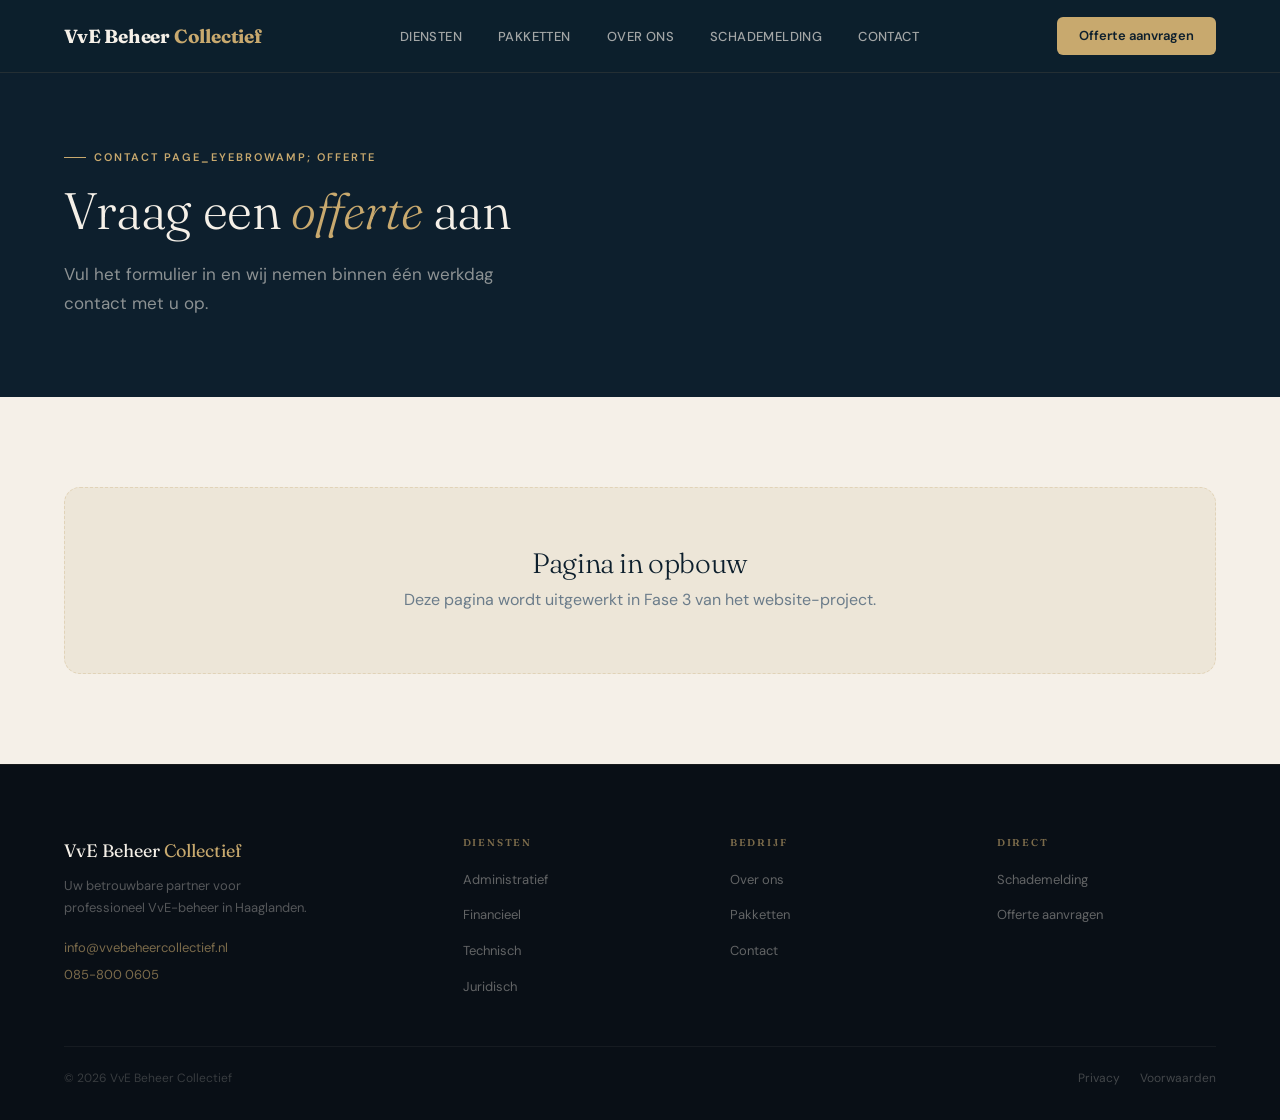
<file: contact.html>
<!DOCTYPE html>
<html lang="nl">
<head>
  <meta charset="UTF-8">
  <meta name="viewport" content="width=device-width, initial-scale=1.0">
  <!-- PWA -->
  <meta name="theme-color" content="#0d1f2d">
  <meta name="mobile-web-app-capable" content="yes">
  <meta name="apple-mobile-web-app-capable" content="yes">
  <meta name="apple-mobile-web-app-status-bar-style" content="black-translucent">
  <meta name="apple-mobile-web-app-title" content="VvE Collectief">
  <link rel="manifest" href="/manifest.json">
  <link rel="apple-touch-icon" href="/icons/apple-touch-icon.png">
  <link rel="icon" type="image/png" sizes="32x32" href="/icons/favicon-32.png">
  <title>Contact PAGE_TITLEamp; Offerte — VvE Beheer Collectief</title>
  <meta name="description" content="">
  <link rel="preconnect" href="https://fonts.googleapis.com">
  <link rel="preconnect" href="https://fonts.gstatic.com" crossorigin>
  <link href="https://fonts.googleapis.com/css2?family=Fraunces:ital,wght@0,300;0,400;0,700;1,300&family=DM+Sans:wght@300;400;500;600&display=swap" rel="stylesheet">
  <link rel="stylesheet" href="css/main.css">
  <style>
    .page-hero {
      background: var(--navy);
      padding: 140px var(--gutter) 80px;
      max-width: 100%;
    }
    .page-hero .eyebrow { margin-bottom: 16px; }
    .page-hero h1 {
      font-size: clamp(36px, 4vw, 56px);
      color: var(--cream);
      max-width: 640px;
      margin-bottom: 20px;
    }
    .page-hero h1 em { color: var(--gold); font-style: italic; }
    .page-hero p {
      font-size: 17px;
      color: rgba(245,240,232,0.55);
      max-width: 480px;
      line-height: 1.7;
    }
    .page-content { padding: clamp(60px,7vw,100px) var(--gutter); max-width: var(--max-w); margin-inline: auto; }
    .coming-soon {
      background: var(--cream-mid);
      border-radius: var(--radius-lg);
      padding: 60px 40px;
      text-align: center;
      border: 1px dashed rgba(200,169,110,0.3);
    }
    .coming-soon p { color: var(--text-muted); margin-top: 8px; }
  </style>
</head>
<body>
<nav class="nav" id="main-nav">
  <div class="nav__inner">
    <a href="index.html" class="nav__logo">VvE Beheer <span>Collectief</span></a>
    <ul class="nav__links">
      <li><a href="index.html#diensten">Diensten</a></li>
      <li><a href="index.html#pakketten">Pakketten</a></li>
      <li><a href="over-ons.html">Over ons</a></li>
      <li><a href="schademelding.html">Schademelding</a></li>
      <li><a href="contact.html">Contact</a></li>
    </ul>
    <a href="contact.html" class="nav__cta">Offerte aanvragen</a>
    <button class="nav__toggle" id="nav-toggle" aria-label="Menu openen"><span></span><span></span><span></span></button>
  </div>
  <nav class="nav__mobile" id="nav-mobile">
    <a href="index.html#diensten">Diensten</a>
    <a href="index.html#pakketten">Pakketten</a>
    <a href="over-ons.html">Over ons</a>
    <a href="schademelding.html">Schademelding</a>
    <a href="contact.html">Contact</a>
    <a href="contact.html" class="nav__mobile-cta">Offerte aanvragen</a>
  </nav>
</nav>

<section class="page-hero">
  <div style="max-width: var(--max-w); margin-inline: auto;">
    <div class="eyebrow">Contact PAGE_EYEBROWamp; Offerte</div>
    <h1>Vraag een <em>offerte</em> aan</h1>
    <p>Vul het formulier in en wij nemen binnen één werkdag contact met u op.</p>
  </div>
</section>

<main class="page-content">
  <div class="coming-soon">
    <h2 style="font-family:'Fraunces',serif; font-size:28px; color:var(--navy);">Pagina in opbouw</h2>
    <p>Deze pagina wordt uitgewerkt in Fase 3 van het website-project.</p>
  </div>
</main>

<footer class="footer"><div style="max-width:var(--max-w);margin-inline:auto;padding-inline:0"><div class="footer__grid"><div><div class="footer__logo">VvE Beheer <span>Collectief</span></div><p class="footer__tagline">Uw betrouwbare partner voor professioneel VvE-beheer in Haaglanden.</p><div class="footer__contact-row"><a href="mailto:info@vvebeheercollectief.nl">info@vvebeheercollectief.nl</a><a href="tel:0858000605">085-800 0605</a></div></div><div class="footer__col"><h4>Diensten</h4><ul><li><a href="diensten/administratief.html">Administratief</a></li><li><a href="diensten/financieel.html">Financieel</a></li><li><a href="diensten/technisch.html">Technisch</a></li><li><a href="diensten/juridisch.html">Juridisch</a></li></ul></div><div class="footer__col"><h4>Bedrijf</h4><ul><li><a href="over-ons.html">Over ons</a></li><li><a href="pakketten.html">Pakketten</a></li><li><a href="contact.html">Contact</a></li></ul></div><div class="footer__col"><h4>Direct</h4><ul><li><a href="schademelding.html">Schademelding</a></li><li><a href="contact.html">Offerte aanvragen</a></li></ul></div></div><div class="footer__bottom"><div class="footer__copy">© 2026 VvE Beheer Collectief</div><div class="footer__legal"><a href="privacy.html">Privacy</a><a href="privacy.html#voorwaarden">Voorwaarden</a></div></div></div></footer>

<script>
  const toggle = document.getElementById('nav-toggle');
  const nav = document.getElementById('main-nav');
  toggle.addEventListener('click', () => {
    const open = nav.classList.toggle('nav--mobile-open');
    toggle.setAttribute('aria-expanded', open);
  });
  document.querySelectorAll('.nav__mobile a').forEach(a => a.addEventListener('click', () => nav.classList.remove('nav--mobile-open')));
  window.addEventListener('scroll', () => { nav.style.boxShadow = window.scrollY > 20 ? '0 2px 24px rgba(0,0,0,0.25)' : 'none'; }, { passive: true });
</script>

<!-- Service Worker registratie -->
<script>
  if ('serviceWorker' in navigator) {
    window.addEventListener('load', () => {
      navigator.serviceWorker.register('/sw.js')
        .then(reg => console.log('[SW] Geregistreerd:', reg.scope))
        .catch(err => console.warn('[SW] Registratie mislukt:', err));
    });
  }
</script>
</body>
</html>
</file>
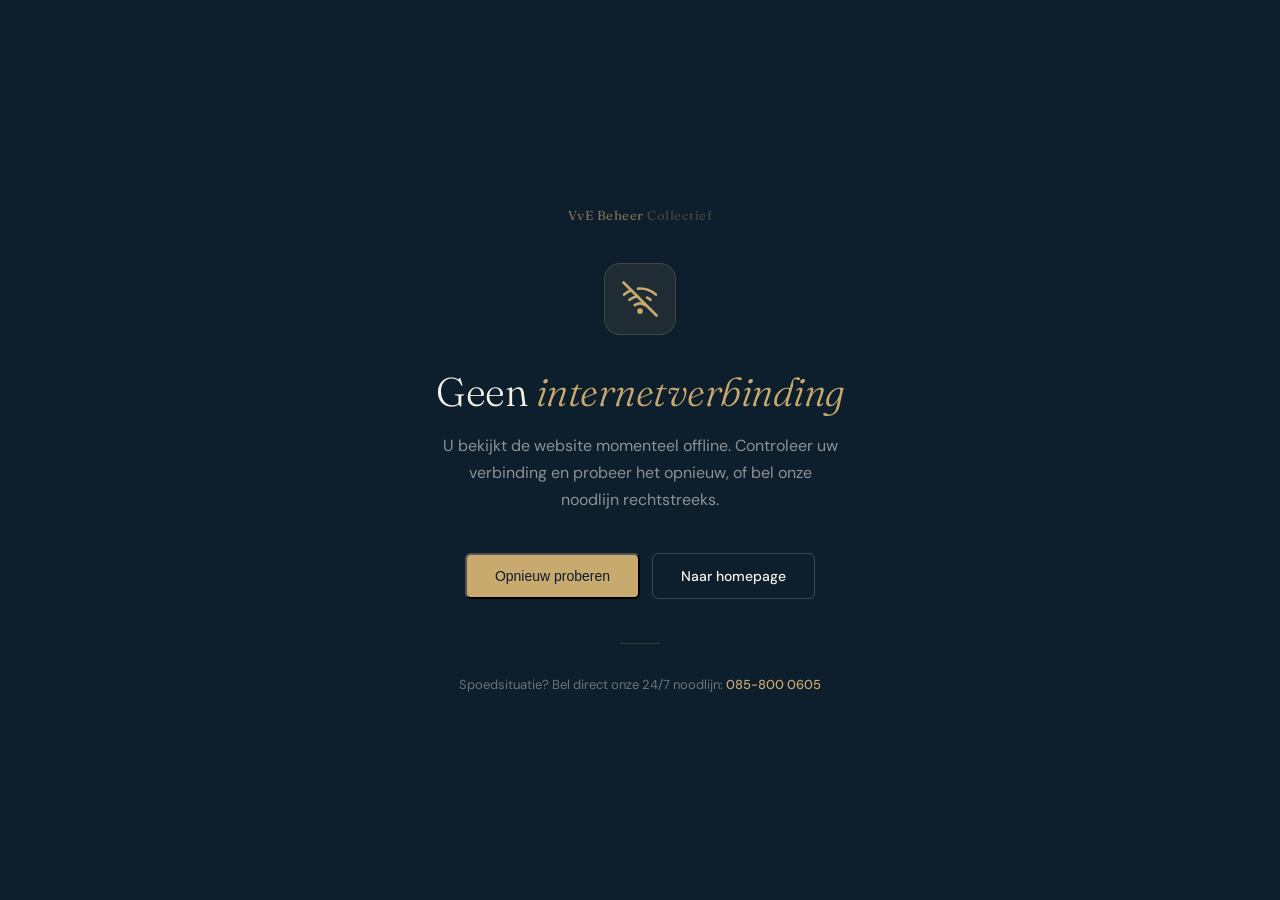
<file: offline.html>
<!DOCTYPE html>
<html lang="nl">
<head>
  <meta charset="UTF-8">
  <meta name="viewport" content="width=device-width, initial-scale=1.0">
  <!-- PWA -->
  <meta name="theme-color" content="#0d1f2d">
  <meta name="mobile-web-app-capable" content="yes">
  <meta name="apple-mobile-web-app-capable" content="yes">
  <meta name="apple-mobile-web-app-status-bar-style" content="black-translucent">
  <meta name="apple-mobile-web-app-title" content="VvE Collectief">
  <link rel="manifest" href="/manifest.json">
  <link rel="apple-touch-icon" href="/icons/apple-touch-icon.png">
  <link rel="icon" type="image/png" sizes="32x32" href="/icons/favicon-32.png">
  <title>Geen verbinding — VvE Beheer Collectief</title>
  <link rel="preconnect" href="https://fonts.googleapis.com">
  <link rel="preconnect" href="https://fonts.gstatic.com" crossorigin>
  <link href="https://fonts.googleapis.com/css2?family=Fraunces:ital,wght@0,300;0,400;1,300&family=DM+Sans:wght@300;400;500&display=swap" rel="stylesheet">
  <style>
    *, *::before, *::after { box-sizing: border-box; margin: 0; padding: 0; }
    :root {
      --navy: #0d1f2d;
      --navy-mid: #162c3e;
      --gold: #c8a96e;
      --cream: #f5f0e8;
    }
    html, body {
      height: 100%;
      font-family: 'DM Sans', sans-serif;
      background: var(--navy);
      color: var(--cream);
    }
    body {
      display: flex;
      flex-direction: column;
      align-items: center;
      justify-content: center;
      min-height: 100vh;
      padding: 24px;
      text-align: center;
    }
    .offline-icon {
      width: 72px;
      height: 72px;
      border-radius: 16px;
      background: rgba(200,169,110,0.1);
      border: 1px solid rgba(200,169,110,0.2);
      display: flex;
      align-items: center;
      justify-content: center;
      margin-bottom: 32px;
    }
    .offline-icon svg {
      width: 36px;
      height: 36px;
      color: var(--gold);
    }
    .logo {
      font-family: 'Fraunces', serif;
      font-size: 13px;
      font-weight: 400;
      letter-spacing: 0.5px;
      color: var(--gold);
      margin-bottom: 40px;
      opacity: 0.6;
    }
    .logo span { opacity: 0.5; }
    h1 {
      font-family: 'Fraunces', serif;
      font-size: clamp(28px, 5vw, 40px);
      font-weight: 300;
      color: var(--cream);
      margin-bottom: 16px;
      letter-spacing: -0.5px;
    }
    h1 em { font-style: italic; color: var(--gold); }
    p {
      font-size: 16px;
      line-height: 1.7;
      color: rgba(245,240,232,0.55);
      max-width: 400px;
      margin-bottom: 40px;
    }
    .actions {
      display: flex;
      gap: 12px;
      flex-wrap: wrap;
      justify-content: center;
    }
    .btn {
      display: inline-flex;
      align-items: center;
      gap: 8px;
      padding: 13px 28px;
      border-radius: 6px;
      font-size: 14px;
      font-weight: 500;
      cursor: pointer;
      text-decoration: none;
      transition: opacity 0.2s;
    }
    .btn:hover { opacity: 0.85; }
    .btn--gold { background: var(--gold); color: var(--navy); }
    .btn--outline { background: transparent; border: 1px solid rgba(245,240,232,0.2); color: var(--cream); }
    .divider {
      width: 40px;
      height: 1px;
      background: rgba(200,169,110,0.2);
      margin: 44px auto 32px;
    }
    .emergency {
      font-size: 13px;
      color: rgba(245,240,232,0.4);
    }
    .emergency a {
      color: var(--gold);
      text-decoration: none;
      font-weight: 500;
    }
    .emergency a:hover { text-decoration: underline; }
  </style>
</head>
<body>

  <div class="logo">VvE Beheer <span>Collectief</span></div>

  <div class="offline-icon">
    <svg viewBox="0 0 24 24" fill="none" stroke="currentColor" stroke-width="1.8" stroke-linecap="round" stroke-linejoin="round">
      <line x1="1" y1="1" x2="23" y2="23"/>
      <path d="M16.72 11.06A10.94 10.94 0 0 1 19 12.55"/>
      <path d="M5 12.55a10.94 10.94 0 0 1 5.17-2.39"/>
      <path d="M10.71 5.05A16 16 0 0 1 22.56 9"/>
      <path d="M1.42 9a15.91 15.91 0 0 1 4.7-2.88"/>
      <path d="M8.53 16.11a6 6 0 0 1 6.95 0"/>
      <circle cx="12" cy="20" r="1" fill="currentColor"/>
    </svg>
  </div>

  <h1>Geen <em>internetverbinding</em></h1>
  <p>
    U bekijkt de website momenteel offline. Controleer uw verbinding en probeer het opnieuw,
    of bel onze noodlijn rechtstreeks.
  </p>

  <div class="actions">
    <button class="btn btn--gold" onclick="window.location.reload()">
      Opnieuw proberen
    </button>
    <a href="/" class="btn btn--outline">Naar homepage</a>
  </div>

  <div class="divider"></div>

  <div class="emergency">
    Spoedsituatie? Bel direct onze 24/7 noodlijn:
    <a href="tel:0858000605">085-800 0605</a>
  </div>


<!-- Service Worker registratie -->
<script>
  if ('serviceWorker' in navigator) {
    window.addEventListener('load', () => {
      navigator.serviceWorker.register('/sw.js')
        .then(reg => console.log('[SW] Geregistreerd:', reg.scope))
        .catch(err => console.warn('[SW] Registratie mislukt:', err));
    });
  }
</script>
</body>
</html>
</file>
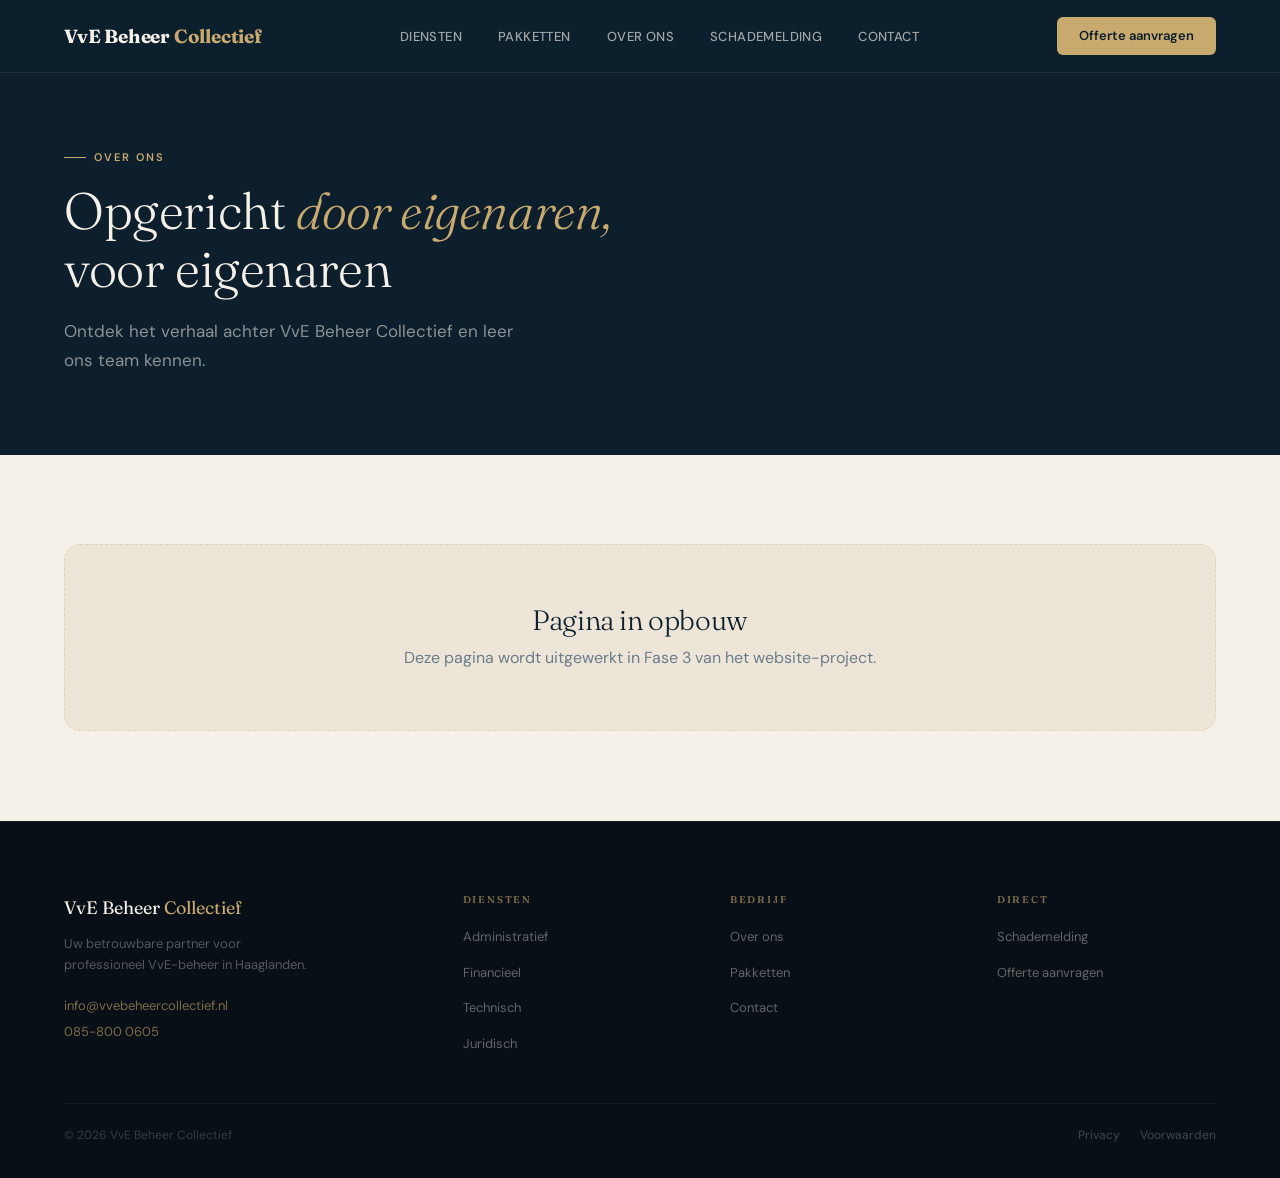
<file: over-ons.html>
<!DOCTYPE html>
<html lang="nl">
<head>
  <meta charset="UTF-8">
  <meta name="viewport" content="width=device-width, initial-scale=1.0">
  <!-- PWA -->
  <meta name="theme-color" content="#0d1f2d">
  <meta name="mobile-web-app-capable" content="yes">
  <meta name="apple-mobile-web-app-capable" content="yes">
  <meta name="apple-mobile-web-app-status-bar-style" content="black-translucent">
  <meta name="apple-mobile-web-app-title" content="VvE Collectief">
  <link rel="manifest" href="/manifest.json">
  <link rel="apple-touch-icon" href="/icons/apple-touch-icon.png">
  <link rel="icon" type="image/png" sizes="32x32" href="/icons/favicon-32.png">
  <title>Over ons — VvE Beheer Collectief</title>
  <meta name="description" content="">
  <link rel="preconnect" href="https://fonts.googleapis.com">
  <link rel="preconnect" href="https://fonts.gstatic.com" crossorigin>
  <link href="https://fonts.googleapis.com/css2?family=Fraunces:ital,wght@0,300;0,400;0,700;1,300&family=DM+Sans:wght@300;400;500;600&display=swap" rel="stylesheet">
  <link rel="stylesheet" href="css/main.css">
  <style>
    .page-hero {
      background: var(--navy);
      padding: 140px var(--gutter) 80px;
      max-width: 100%;
    }
    .page-hero .eyebrow { margin-bottom: 16px; }
    .page-hero h1 {
      font-size: clamp(36px, 4vw, 56px);
      color: var(--cream);
      max-width: 640px;
      margin-bottom: 20px;
    }
    .page-hero h1 em { color: var(--gold); font-style: italic; }
    .page-hero p {
      font-size: 17px;
      color: rgba(245,240,232,0.55);
      max-width: 480px;
      line-height: 1.7;
    }
    .page-content { padding: clamp(60px,7vw,100px) var(--gutter); max-width: var(--max-w); margin-inline: auto; }
    .coming-soon {
      background: var(--cream-mid);
      border-radius: var(--radius-lg);
      padding: 60px 40px;
      text-align: center;
      border: 1px dashed rgba(200,169,110,0.3);
    }
    .coming-soon p { color: var(--text-muted); margin-top: 8px; }
  </style>
</head>
<body>
<nav class="nav" id="main-nav">
  <div class="nav__inner">
    <a href="index.html" class="nav__logo">VvE Beheer <span>Collectief</span></a>
    <ul class="nav__links">
      <li><a href="index.html#diensten">Diensten</a></li>
      <li><a href="index.html#pakketten">Pakketten</a></li>
      <li><a href="over-ons.html">Over ons</a></li>
      <li><a href="schademelding.html">Schademelding</a></li>
      <li><a href="contact.html">Contact</a></li>
    </ul>
    <a href="contact.html" class="nav__cta">Offerte aanvragen</a>
    <button class="nav__toggle" id="nav-toggle" aria-label="Menu openen"><span></span><span></span><span></span></button>
  </div>
  <nav class="nav__mobile" id="nav-mobile">
    <a href="index.html#diensten">Diensten</a>
    <a href="index.html#pakketten">Pakketten</a>
    <a href="over-ons.html">Over ons</a>
    <a href="schademelding.html">Schademelding</a>
    <a href="contact.html">Contact</a>
    <a href="contact.html" class="nav__mobile-cta">Offerte aanvragen</a>
  </nav>
</nav>

<section class="page-hero">
  <div style="max-width: var(--max-w); margin-inline: auto;">
    <div class="eyebrow">Over ons</div>
    <h1>Opgericht <em>door eigenaren,</em> voor eigenaren</h1>
    <p>Ontdek het verhaal achter VvE Beheer Collectief en leer ons team kennen.</p>
  </div>
</section>

<main class="page-content">
  <div class="coming-soon">
    <h2 style="font-family:'Fraunces',serif; font-size:28px; color:var(--navy);">Pagina in opbouw</h2>
    <p>Deze pagina wordt uitgewerkt in Fase 3 van het website-project.</p>
  </div>
</main>

<footer class="footer"><div style="max-width:var(--max-w);margin-inline:auto;padding-inline:0"><div class="footer__grid"><div><div class="footer__logo">VvE Beheer <span>Collectief</span></div><p class="footer__tagline">Uw betrouwbare partner voor professioneel VvE-beheer in Haaglanden.</p><div class="footer__contact-row"><a href="mailto:info@vvebeheercollectief.nl">info@vvebeheercollectief.nl</a><a href="tel:0858000605">085-800 0605</a></div></div><div class="footer__col"><h4>Diensten</h4><ul><li><a href="diensten/administratief.html">Administratief</a></li><li><a href="diensten/financieel.html">Financieel</a></li><li><a href="diensten/technisch.html">Technisch</a></li><li><a href="diensten/juridisch.html">Juridisch</a></li></ul></div><div class="footer__col"><h4>Bedrijf</h4><ul><li><a href="over-ons.html">Over ons</a></li><li><a href="pakketten.html">Pakketten</a></li><li><a href="contact.html">Contact</a></li></ul></div><div class="footer__col"><h4>Direct</h4><ul><li><a href="schademelding.html">Schademelding</a></li><li><a href="contact.html">Offerte aanvragen</a></li></ul></div></div><div class="footer__bottom"><div class="footer__copy">© 2026 VvE Beheer Collectief</div><div class="footer__legal"><a href="privacy.html">Privacy</a><a href="privacy.html#voorwaarden">Voorwaarden</a></div></div></div></footer>

<script>
  const toggle = document.getElementById('nav-toggle');
  const nav = document.getElementById('main-nav');
  toggle.addEventListener('click', () => {
    const open = nav.classList.toggle('nav--mobile-open');
    toggle.setAttribute('aria-expanded', open);
  });
  document.querySelectorAll('.nav__mobile a').forEach(a => a.addEventListener('click', () => nav.classList.remove('nav--mobile-open')));
  window.addEventListener('scroll', () => { nav.style.boxShadow = window.scrollY > 20 ? '0 2px 24px rgba(0,0,0,0.25)' : 'none'; }, { passive: true });
</script>

<!-- Service Worker registratie -->
<script>
  if ('serviceWorker' in navigator) {
    window.addEventListener('load', () => {
      navigator.serviceWorker.register('/sw.js')
        .then(reg => console.log('[SW] Geregistreerd:', reg.scope))
        .catch(err => console.warn('[SW] Registratie mislukt:', err));
    });
  }
</script>
</body>
</html>
</file>
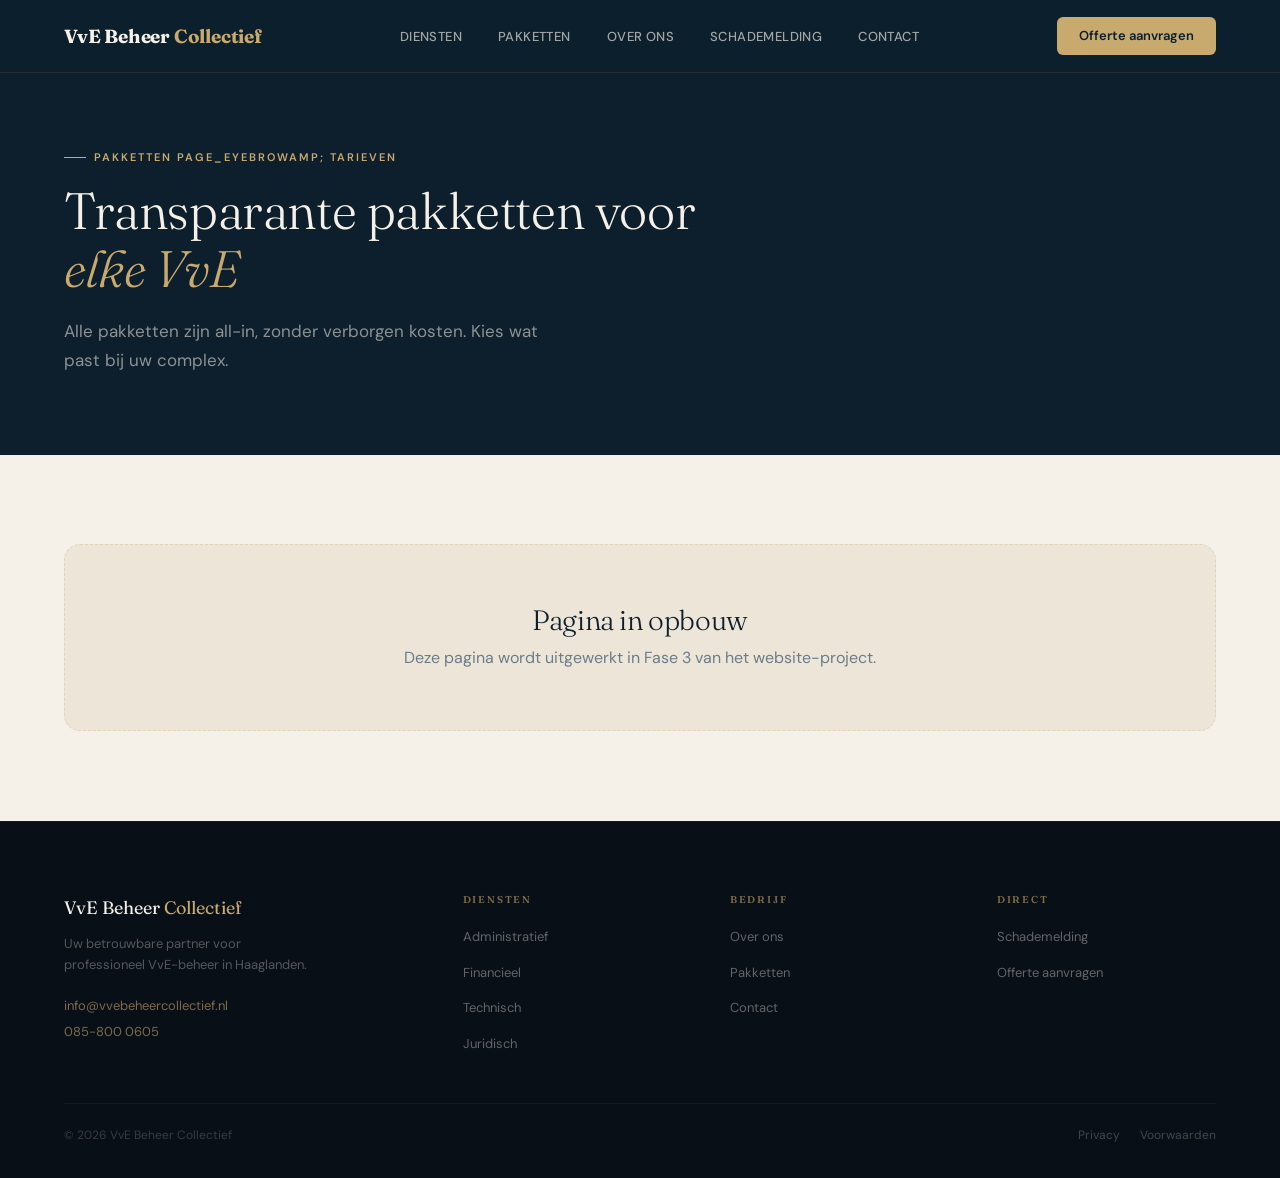
<file: pakketten.html>
<!DOCTYPE html>
<html lang="nl">
<head>
  <meta charset="UTF-8">
  <meta name="viewport" content="width=device-width, initial-scale=1.0">
  <!-- PWA -->
  <meta name="theme-color" content="#0d1f2d">
  <meta name="mobile-web-app-capable" content="yes">
  <meta name="apple-mobile-web-app-capable" content="yes">
  <meta name="apple-mobile-web-app-status-bar-style" content="black-translucent">
  <meta name="apple-mobile-web-app-title" content="VvE Collectief">
  <link rel="manifest" href="/manifest.json">
  <link rel="apple-touch-icon" href="/icons/apple-touch-icon.png">
  <link rel="icon" type="image/png" sizes="32x32" href="/icons/favicon-32.png">
  <title>Pakketten PAGE_TITLEamp; Tarieven — VvE Beheer Collectief</title>
  <meta name="description" content="">
  <link rel="preconnect" href="https://fonts.googleapis.com">
  <link rel="preconnect" href="https://fonts.gstatic.com" crossorigin>
  <link href="https://fonts.googleapis.com/css2?family=Fraunces:ital,wght@0,300;0,400;0,700;1,300&family=DM+Sans:wght@300;400;500;600&display=swap" rel="stylesheet">
  <link rel="stylesheet" href="css/main.css">
  <style>
    .page-hero {
      background: var(--navy);
      padding: 140px var(--gutter) 80px;
      max-width: 100%;
    }
    .page-hero .eyebrow { margin-bottom: 16px; }
    .page-hero h1 {
      font-size: clamp(36px, 4vw, 56px);
      color: var(--cream);
      max-width: 640px;
      margin-bottom: 20px;
    }
    .page-hero h1 em { color: var(--gold); font-style: italic; }
    .page-hero p {
      font-size: 17px;
      color: rgba(245,240,232,0.55);
      max-width: 480px;
      line-height: 1.7;
    }
    .page-content { padding: clamp(60px,7vw,100px) var(--gutter); max-width: var(--max-w); margin-inline: auto; }
    .coming-soon {
      background: var(--cream-mid);
      border-radius: var(--radius-lg);
      padding: 60px 40px;
      text-align: center;
      border: 1px dashed rgba(200,169,110,0.3);
    }
    .coming-soon p { color: var(--text-muted); margin-top: 8px; }
  </style>
</head>
<body>
<nav class="nav" id="main-nav">
  <div class="nav__inner">
    <a href="index.html" class="nav__logo">VvE Beheer <span>Collectief</span></a>
    <ul class="nav__links">
      <li><a href="index.html#diensten">Diensten</a></li>
      <li><a href="index.html#pakketten">Pakketten</a></li>
      <li><a href="over-ons.html">Over ons</a></li>
      <li><a href="schademelding.html">Schademelding</a></li>
      <li><a href="contact.html">Contact</a></li>
    </ul>
    <a href="contact.html" class="nav__cta">Offerte aanvragen</a>
    <button class="nav__toggle" id="nav-toggle" aria-label="Menu openen"><span></span><span></span><span></span></button>
  </div>
  <nav class="nav__mobile" id="nav-mobile">
    <a href="index.html#diensten">Diensten</a>
    <a href="index.html#pakketten">Pakketten</a>
    <a href="over-ons.html">Over ons</a>
    <a href="schademelding.html">Schademelding</a>
    <a href="contact.html">Contact</a>
    <a href="contact.html" class="nav__mobile-cta">Offerte aanvragen</a>
  </nav>
</nav>

<section class="page-hero">
  <div style="max-width: var(--max-w); margin-inline: auto;">
    <div class="eyebrow">Pakketten PAGE_EYEBROWamp; Tarieven</div>
    <h1>Transparante pakketten voor <em>elke VvE</em></h1>
    <p>Alle pakketten zijn all-in, zonder verborgen kosten. Kies wat past bij uw complex.</p>
  </div>
</section>

<main class="page-content">
  <div class="coming-soon">
    <h2 style="font-family:'Fraunces',serif; font-size:28px; color:var(--navy);">Pagina in opbouw</h2>
    <p>Deze pagina wordt uitgewerkt in Fase 3 van het website-project.</p>
  </div>
</main>

<footer class="footer"><div style="max-width:var(--max-w);margin-inline:auto;padding-inline:0"><div class="footer__grid"><div><div class="footer__logo">VvE Beheer <span>Collectief</span></div><p class="footer__tagline">Uw betrouwbare partner voor professioneel VvE-beheer in Haaglanden.</p><div class="footer__contact-row"><a href="mailto:info@vvebeheercollectief.nl">info@vvebeheercollectief.nl</a><a href="tel:0858000605">085-800 0605</a></div></div><div class="footer__col"><h4>Diensten</h4><ul><li><a href="diensten/administratief.html">Administratief</a></li><li><a href="diensten/financieel.html">Financieel</a></li><li><a href="diensten/technisch.html">Technisch</a></li><li><a href="diensten/juridisch.html">Juridisch</a></li></ul></div><div class="footer__col"><h4>Bedrijf</h4><ul><li><a href="over-ons.html">Over ons</a></li><li><a href="pakketten.html">Pakketten</a></li><li><a href="contact.html">Contact</a></li></ul></div><div class="footer__col"><h4>Direct</h4><ul><li><a href="schademelding.html">Schademelding</a></li><li><a href="contact.html">Offerte aanvragen</a></li></ul></div></div><div class="footer__bottom"><div class="footer__copy">© 2026 VvE Beheer Collectief</div><div class="footer__legal"><a href="privacy.html">Privacy</a><a href="privacy.html#voorwaarden">Voorwaarden</a></div></div></div></footer>

<script>
  const toggle = document.getElementById('nav-toggle');
  const nav = document.getElementById('main-nav');
  toggle.addEventListener('click', () => {
    const open = nav.classList.toggle('nav--mobile-open');
    toggle.setAttribute('aria-expanded', open);
  });
  document.querySelectorAll('.nav__mobile a').forEach(a => a.addEventListener('click', () => nav.classList.remove('nav--mobile-open')));
  window.addEventListener('scroll', () => { nav.style.boxShadow = window.scrollY > 20 ? '0 2px 24px rgba(0,0,0,0.25)' : 'none'; }, { passive: true });
</script>

<!-- Service Worker registratie -->
<script>
  if ('serviceWorker' in navigator) {
    window.addEventListener('load', () => {
      navigator.serviceWorker.register('/sw.js')
        .then(reg => console.log('[SW] Geregistreerd:', reg.scope))
        .catch(err => console.warn('[SW] Registratie mislukt:', err));
    });
  }
</script>
</body>
</html>
</file>
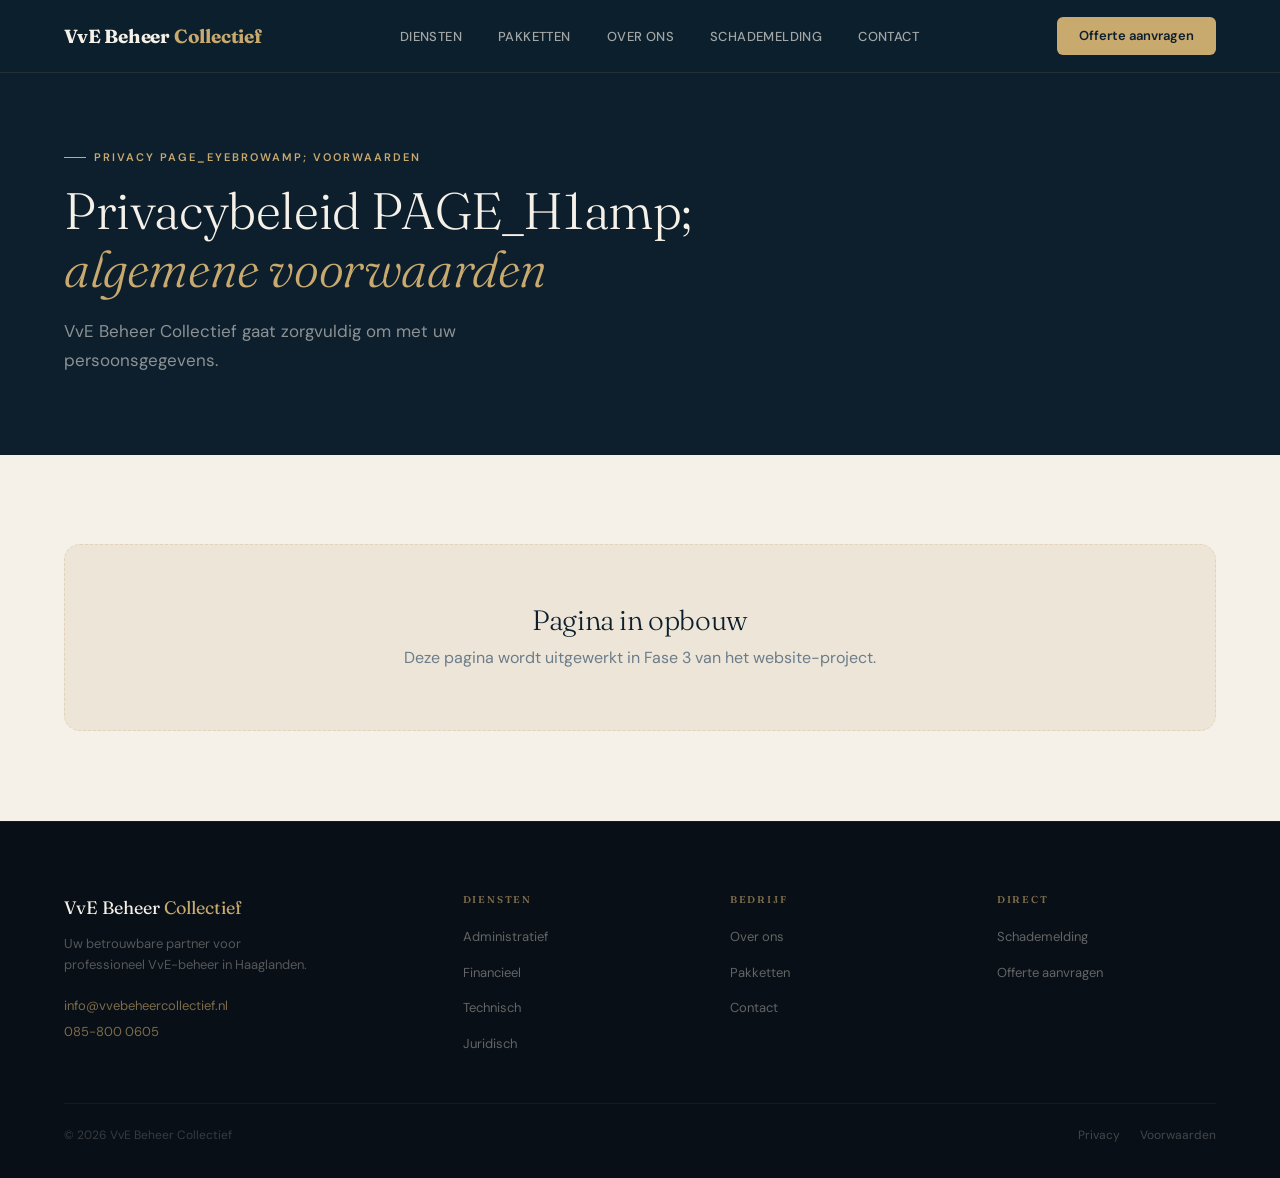
<file: privacy.html>
<!DOCTYPE html>
<html lang="nl">
<head>
  <meta charset="UTF-8">
  <meta name="viewport" content="width=device-width, initial-scale=1.0">
  <!-- PWA -->
  <meta name="theme-color" content="#0d1f2d">
  <meta name="mobile-web-app-capable" content="yes">
  <meta name="apple-mobile-web-app-capable" content="yes">
  <meta name="apple-mobile-web-app-status-bar-style" content="black-translucent">
  <meta name="apple-mobile-web-app-title" content="VvE Collectief">
  <link rel="manifest" href="/manifest.json">
  <link rel="apple-touch-icon" href="/icons/apple-touch-icon.png">
  <link rel="icon" type="image/png" sizes="32x32" href="/icons/favicon-32.png">
  <title>Privacy PAGE_TITLEamp; Voorwaarden — VvE Beheer Collectief</title>
  <meta name="description" content="">
  <link rel="preconnect" href="https://fonts.googleapis.com">
  <link rel="preconnect" href="https://fonts.gstatic.com" crossorigin>
  <link href="https://fonts.googleapis.com/css2?family=Fraunces:ital,wght@0,300;0,400;0,700;1,300&family=DM+Sans:wght@300;400;500;600&display=swap" rel="stylesheet">
  <link rel="stylesheet" href="css/main.css">
  <style>
    .page-hero {
      background: var(--navy);
      padding: 140px var(--gutter) 80px;
      max-width: 100%;
    }
    .page-hero .eyebrow { margin-bottom: 16px; }
    .page-hero h1 {
      font-size: clamp(36px, 4vw, 56px);
      color: var(--cream);
      max-width: 640px;
      margin-bottom: 20px;
    }
    .page-hero h1 em { color: var(--gold); font-style: italic; }
    .page-hero p {
      font-size: 17px;
      color: rgba(245,240,232,0.55);
      max-width: 480px;
      line-height: 1.7;
    }
    .page-content { padding: clamp(60px,7vw,100px) var(--gutter); max-width: var(--max-w); margin-inline: auto; }
    .coming-soon {
      background: var(--cream-mid);
      border-radius: var(--radius-lg);
      padding: 60px 40px;
      text-align: center;
      border: 1px dashed rgba(200,169,110,0.3);
    }
    .coming-soon p { color: var(--text-muted); margin-top: 8px; }
  </style>
</head>
<body>
<nav class="nav" id="main-nav">
  <div class="nav__inner">
    <a href="index.html" class="nav__logo">VvE Beheer <span>Collectief</span></a>
    <ul class="nav__links">
      <li><a href="index.html#diensten">Diensten</a></li>
      <li><a href="index.html#pakketten">Pakketten</a></li>
      <li><a href="over-ons.html">Over ons</a></li>
      <li><a href="schademelding.html">Schademelding</a></li>
      <li><a href="contact.html">Contact</a></li>
    </ul>
    <a href="contact.html" class="nav__cta">Offerte aanvragen</a>
    <button class="nav__toggle" id="nav-toggle" aria-label="Menu openen"><span></span><span></span><span></span></button>
  </div>
  <nav class="nav__mobile" id="nav-mobile">
    <a href="index.html#diensten">Diensten</a>
    <a href="index.html#pakketten">Pakketten</a>
    <a href="over-ons.html">Over ons</a>
    <a href="schademelding.html">Schademelding</a>
    <a href="contact.html">Contact</a>
    <a href="contact.html" class="nav__mobile-cta">Offerte aanvragen</a>
  </nav>
</nav>

<section class="page-hero">
  <div style="max-width: var(--max-w); margin-inline: auto;">
    <div class="eyebrow">Privacy PAGE_EYEBROWamp; Voorwaarden</div>
    <h1>Privacybeleid PAGE_H1amp; <em>algemene voorwaarden</em></h1>
    <p>VvE Beheer Collectief gaat zorgvuldig om met uw persoonsgegevens.</p>
  </div>
</section>

<main class="page-content">
  <div class="coming-soon">
    <h2 style="font-family:'Fraunces',serif; font-size:28px; color:var(--navy);">Pagina in opbouw</h2>
    <p>Deze pagina wordt uitgewerkt in Fase 3 van het website-project.</p>
  </div>
</main>

<footer class="footer"><div style="max-width:var(--max-w);margin-inline:auto;padding-inline:0"><div class="footer__grid"><div><div class="footer__logo">VvE Beheer <span>Collectief</span></div><p class="footer__tagline">Uw betrouwbare partner voor professioneel VvE-beheer in Haaglanden.</p><div class="footer__contact-row"><a href="mailto:info@vvebeheercollectief.nl">info@vvebeheercollectief.nl</a><a href="tel:0858000605">085-800 0605</a></div></div><div class="footer__col"><h4>Diensten</h4><ul><li><a href="diensten/administratief.html">Administratief</a></li><li><a href="diensten/financieel.html">Financieel</a></li><li><a href="diensten/technisch.html">Technisch</a></li><li><a href="diensten/juridisch.html">Juridisch</a></li></ul></div><div class="footer__col"><h4>Bedrijf</h4><ul><li><a href="over-ons.html">Over ons</a></li><li><a href="pakketten.html">Pakketten</a></li><li><a href="contact.html">Contact</a></li></ul></div><div class="footer__col"><h4>Direct</h4><ul><li><a href="schademelding.html">Schademelding</a></li><li><a href="contact.html">Offerte aanvragen</a></li></ul></div></div><div class="footer__bottom"><div class="footer__copy">© 2026 VvE Beheer Collectief</div><div class="footer__legal"><a href="privacy.html">Privacy</a><a href="privacy.html#voorwaarden">Voorwaarden</a></div></div></div></footer>

<script>
  const toggle = document.getElementById('nav-toggle');
  const nav = document.getElementById('main-nav');
  toggle.addEventListener('click', () => {
    const open = nav.classList.toggle('nav--mobile-open');
    toggle.setAttribute('aria-expanded', open);
  });
  document.querySelectorAll('.nav__mobile a').forEach(a => a.addEventListener('click', () => nav.classList.remove('nav--mobile-open')));
  window.addEventListener('scroll', () => { nav.style.boxShadow = window.scrollY > 20 ? '0 2px 24px rgba(0,0,0,0.25)' : 'none'; }, { passive: true });
</script>

<!-- Service Worker registratie -->
<script>
  if ('serviceWorker' in navigator) {
    window.addEventListener('load', () => {
      navigator.serviceWorker.register('/sw.js')
        .then(reg => console.log('[SW] Geregistreerd:', reg.scope))
        .catch(err => console.warn('[SW] Registratie mislukt:', err));
    });
  }
</script>
</body>
</html>
</file>
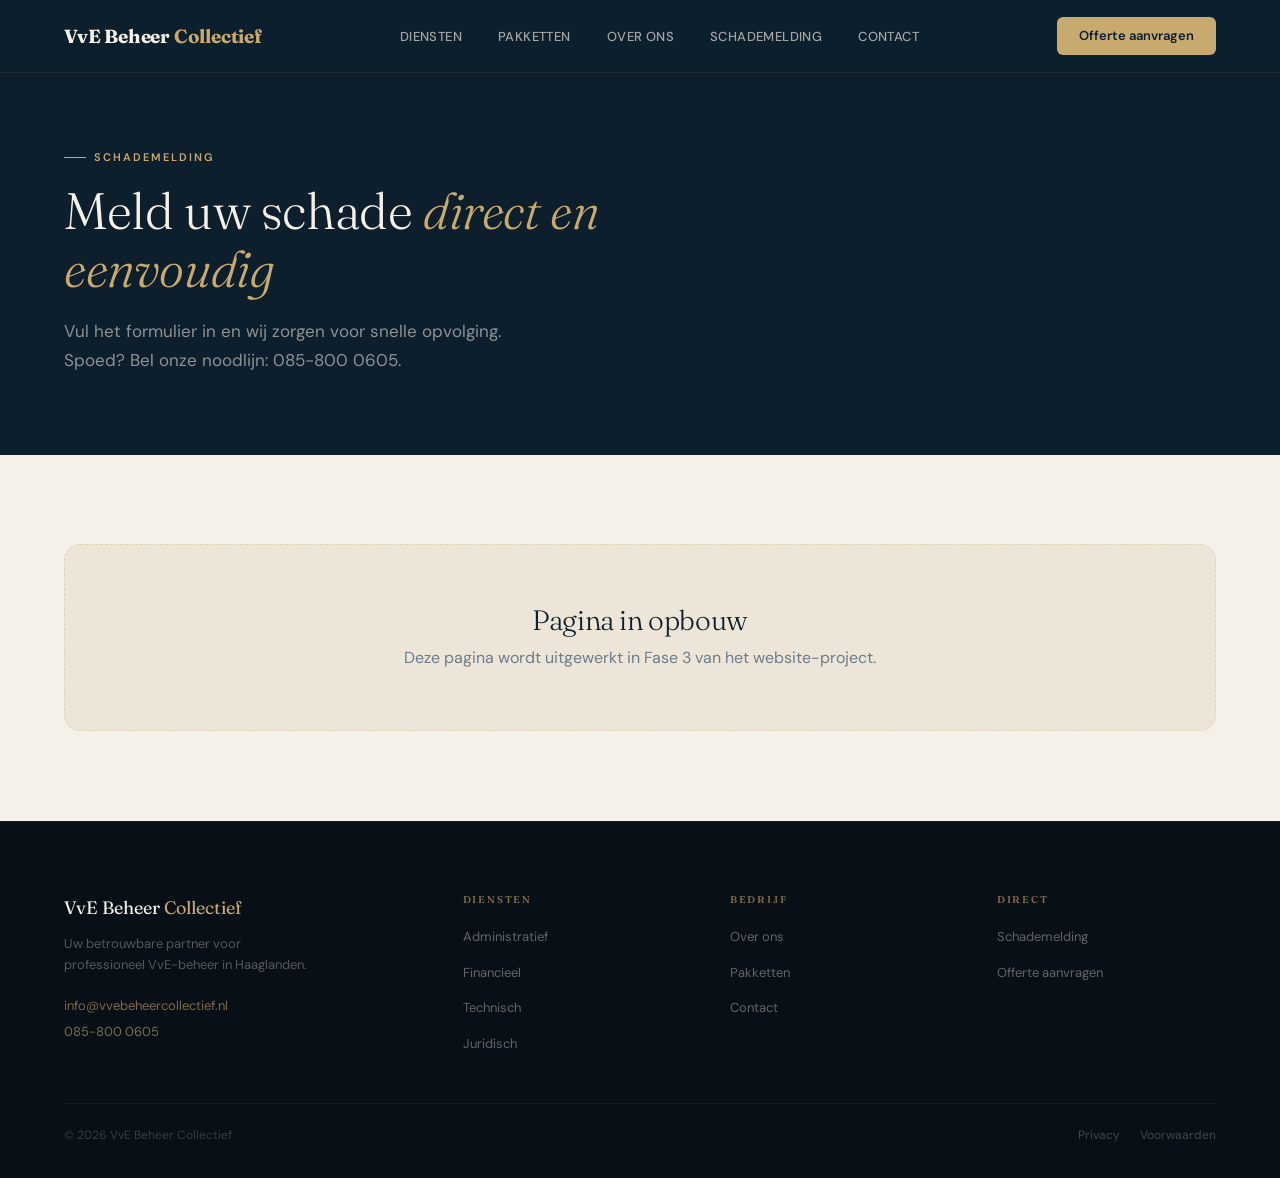
<file: schademelding.html>
<!DOCTYPE html>
<html lang="nl">
<head>
  <meta charset="UTF-8">
  <meta name="viewport" content="width=device-width, initial-scale=1.0">
  <!-- PWA -->
  <meta name="theme-color" content="#0d1f2d">
  <meta name="mobile-web-app-capable" content="yes">
  <meta name="apple-mobile-web-app-capable" content="yes">
  <meta name="apple-mobile-web-app-status-bar-style" content="black-translucent">
  <meta name="apple-mobile-web-app-title" content="VvE Collectief">
  <link rel="manifest" href="/manifest.json">
  <link rel="apple-touch-icon" href="/icons/apple-touch-icon.png">
  <link rel="icon" type="image/png" sizes="32x32" href="/icons/favicon-32.png">
  <title>Schademelding — VvE Beheer Collectief</title>
  <meta name="description" content="">
  <link rel="preconnect" href="https://fonts.googleapis.com">
  <link rel="preconnect" href="https://fonts.gstatic.com" crossorigin>
  <link href="https://fonts.googleapis.com/css2?family=Fraunces:ital,wght@0,300;0,400;0,700;1,300&family=DM+Sans:wght@300;400;500;600&display=swap" rel="stylesheet">
  <link rel="stylesheet" href="css/main.css">
  <style>
    .page-hero {
      background: var(--navy);
      padding: 140px var(--gutter) 80px;
      max-width: 100%;
    }
    .page-hero .eyebrow { margin-bottom: 16px; }
    .page-hero h1 {
      font-size: clamp(36px, 4vw, 56px);
      color: var(--cream);
      max-width: 640px;
      margin-bottom: 20px;
    }
    .page-hero h1 em { color: var(--gold); font-style: italic; }
    .page-hero p {
      font-size: 17px;
      color: rgba(245,240,232,0.55);
      max-width: 480px;
      line-height: 1.7;
    }
    .page-content { padding: clamp(60px,7vw,100px) var(--gutter); max-width: var(--max-w); margin-inline: auto; }
    .coming-soon {
      background: var(--cream-mid);
      border-radius: var(--radius-lg);
      padding: 60px 40px;
      text-align: center;
      border: 1px dashed rgba(200,169,110,0.3);
    }
    .coming-soon p { color: var(--text-muted); margin-top: 8px; }
  </style>
</head>
<body>
<nav class="nav" id="main-nav">
  <div class="nav__inner">
    <a href="index.html" class="nav__logo">VvE Beheer <span>Collectief</span></a>
    <ul class="nav__links">
      <li><a href="index.html#diensten">Diensten</a></li>
      <li><a href="index.html#pakketten">Pakketten</a></li>
      <li><a href="over-ons.html">Over ons</a></li>
      <li><a href="schademelding.html">Schademelding</a></li>
      <li><a href="contact.html">Contact</a></li>
    </ul>
    <a href="contact.html" class="nav__cta">Offerte aanvragen</a>
    <button class="nav__toggle" id="nav-toggle" aria-label="Menu openen"><span></span><span></span><span></span></button>
  </div>
  <nav class="nav__mobile" id="nav-mobile">
    <a href="index.html#diensten">Diensten</a>
    <a href="index.html#pakketten">Pakketten</a>
    <a href="over-ons.html">Over ons</a>
    <a href="schademelding.html">Schademelding</a>
    <a href="contact.html">Contact</a>
    <a href="contact.html" class="nav__mobile-cta">Offerte aanvragen</a>
  </nav>
</nav>

<section class="page-hero">
  <div style="max-width: var(--max-w); margin-inline: auto;">
    <div class="eyebrow">Schademelding</div>
    <h1>Meld uw schade <em>direct en eenvoudig</em></h1>
    <p>Vul het formulier in en wij zorgen voor snelle opvolging. Spoed? Bel onze noodlijn: 085-800 0605.</p>
  </div>
</section>

<main class="page-content">
  <div class="coming-soon">
    <h2 style="font-family:'Fraunces',serif; font-size:28px; color:var(--navy);">Pagina in opbouw</h2>
    <p>Deze pagina wordt uitgewerkt in Fase 3 van het website-project.</p>
  </div>
</main>

<footer class="footer"><div style="max-width:var(--max-w);margin-inline:auto;padding-inline:0"><div class="footer__grid"><div><div class="footer__logo">VvE Beheer <span>Collectief</span></div><p class="footer__tagline">Uw betrouwbare partner voor professioneel VvE-beheer in Haaglanden.</p><div class="footer__contact-row"><a href="mailto:info@vvebeheercollectief.nl">info@vvebeheercollectief.nl</a><a href="tel:0858000605">085-800 0605</a></div></div><div class="footer__col"><h4>Diensten</h4><ul><li><a href="diensten/administratief.html">Administratief</a></li><li><a href="diensten/financieel.html">Financieel</a></li><li><a href="diensten/technisch.html">Technisch</a></li><li><a href="diensten/juridisch.html">Juridisch</a></li></ul></div><div class="footer__col"><h4>Bedrijf</h4><ul><li><a href="over-ons.html">Over ons</a></li><li><a href="pakketten.html">Pakketten</a></li><li><a href="contact.html">Contact</a></li></ul></div><div class="footer__col"><h4>Direct</h4><ul><li><a href="schademelding.html">Schademelding</a></li><li><a href="contact.html">Offerte aanvragen</a></li></ul></div></div><div class="footer__bottom"><div class="footer__copy">© 2026 VvE Beheer Collectief</div><div class="footer__legal"><a href="privacy.html">Privacy</a><a href="privacy.html#voorwaarden">Voorwaarden</a></div></div></div></footer>

<script>
  const toggle = document.getElementById('nav-toggle');
  const nav = document.getElementById('main-nav');
  toggle.addEventListener('click', () => {
    const open = nav.classList.toggle('nav--mobile-open');
    toggle.setAttribute('aria-expanded', open);
  });
  document.querySelectorAll('.nav__mobile a').forEach(a => a.addEventListener('click', () => nav.classList.remove('nav--mobile-open')));
  window.addEventListener('scroll', () => { nav.style.boxShadow = window.scrollY > 20 ? '0 2px 24px rgba(0,0,0,0.25)' : 'none'; }, { passive: true });
</script>

<!-- Service Worker registratie -->
<script>
  if ('serviceWorker' in navigator) {
    window.addEventListener('load', () => {
      navigator.serviceWorker.register('/sw.js')
        .then(reg => console.log('[SW] Geregistreerd:', reg.scope))
        .catch(err => console.warn('[SW] Registratie mislukt:', err));
    });
  }
</script>
</body>
</html>
</file>
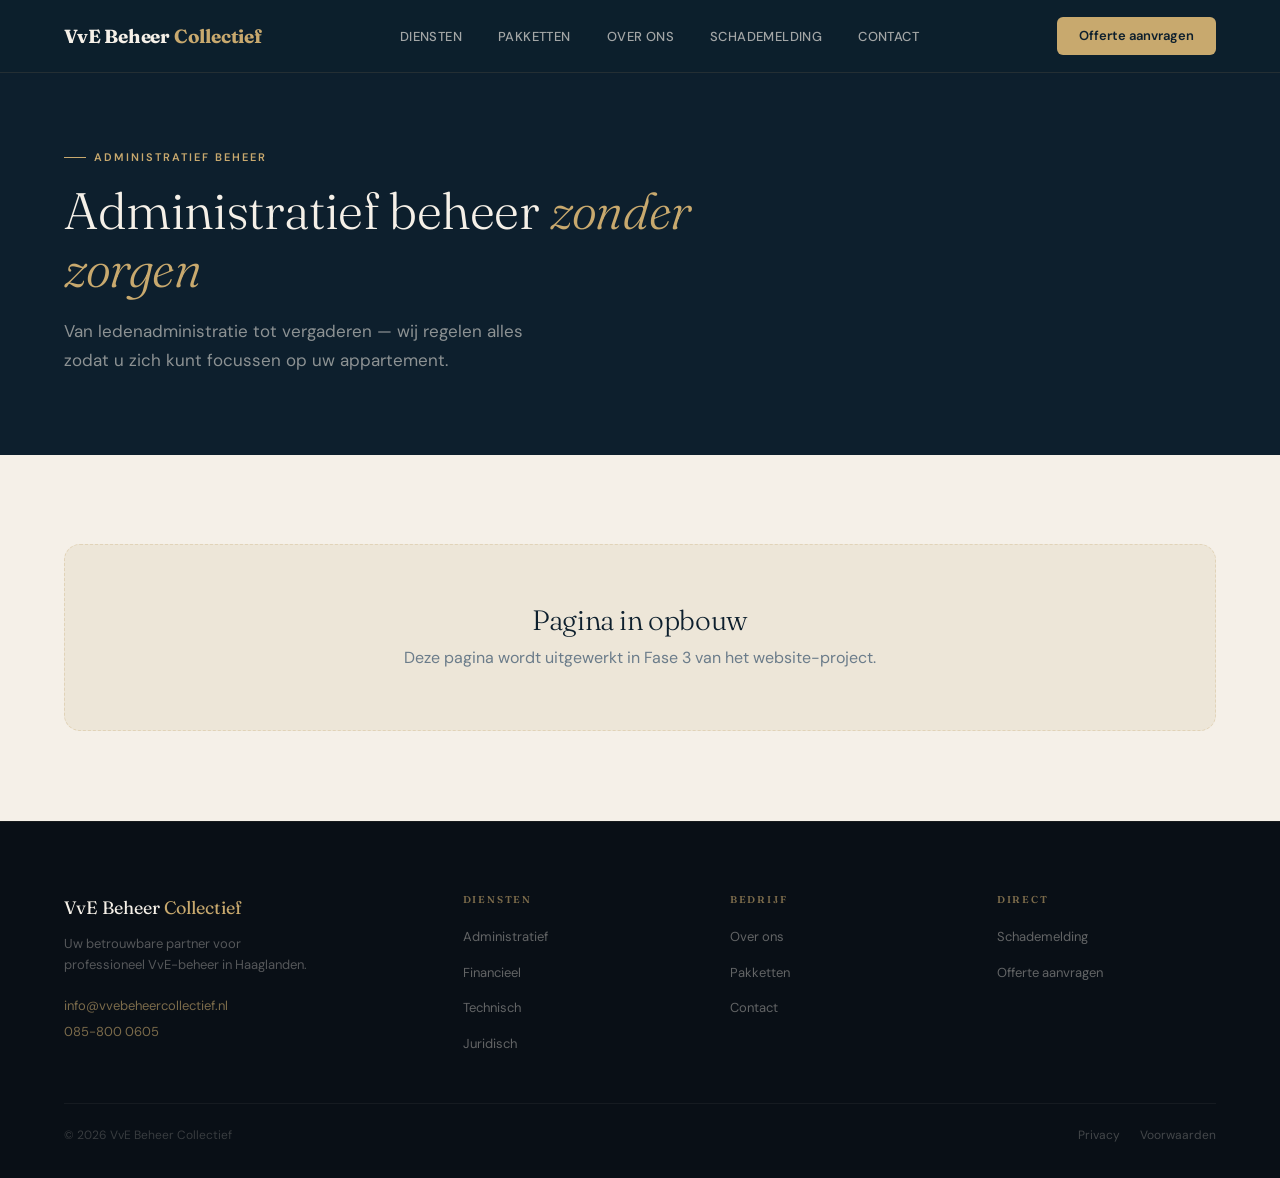
<file: diensten/administratief.html>
<!DOCTYPE html>
<html lang="nl">
<head>
  <meta charset="UTF-8">
  <meta name="viewport" content="width=device-width, initial-scale=1.0">
  <!-- PWA -->
  <meta name="theme-color" content="#0d1f2d">
  <meta name="mobile-web-app-capable" content="yes">
  <meta name="apple-mobile-web-app-capable" content="yes">
  <meta name="apple-mobile-web-app-status-bar-style" content="black-translucent">
  <meta name="apple-mobile-web-app-title" content="VvE Collectief">
  <link rel="manifest" href="../manifest.json">
  <link rel="apple-touch-icon" href="../icons/apple-touch-icon.png">
  <link rel="icon" type="image/png" sizes="32x32" href="../icons/favicon-32.png">
  <title>Administratief Beheer — VvE Beheer Collectief</title>
  <meta name="description" content="">
  <link rel="preconnect" href="https://fonts.googleapis.com">
  <link rel="preconnect" href="https://fonts.gstatic.com" crossorigin>
  <link href="https://fonts.googleapis.com/css2?family=Fraunces:ital,wght@0,300;0,400;0,700;1,300&family=DM+Sans:wght@300;400;500;600&display=swap" rel="stylesheet">
  <link rel="stylesheet" href="../css/main.css">
  <style>
    .page-hero {
      background: var(--navy);
      padding: 140px var(--gutter) 80px;
      max-width: 100%;
    }
    .page-hero .eyebrow { margin-bottom: 16px; }
    .page-hero h1 {
      font-size: clamp(36px, 4vw, 56px);
      color: var(--cream);
      max-width: 640px;
      margin-bottom: 20px;
    }
    .page-hero h1 em { color: var(--gold); font-style: italic; }
    .page-hero p {
      font-size: 17px;
      color: rgba(245,240,232,0.55);
      max-width: 480px;
      line-height: 1.7;
    }
    .page-content { padding: clamp(60px,7vw,100px) var(--gutter); max-width: var(--max-w); margin-inline: auto; }
    .coming-soon {
      background: var(--cream-mid);
      border-radius: var(--radius-lg);
      padding: 60px 40px;
      text-align: center;
      border: 1px dashed rgba(200,169,110,0.3);
    }
    .coming-soon p { color: var(--text-muted); margin-top: 8px; }
  </style>
</head>
<body>
<nav class="nav" id="main-nav">
  <div class="nav__inner">
    <a href="../index.html" class="nav__logo">VvE Beheer <span>Collectief</span></a>
    <ul class="nav__links">
      <li><a href="../index.html#diensten">Diensten</a></li>
      <li><a href="../index.html#pakketten">Pakketten</a></li>
      <li><a href="../over-ons.html">Over ons</a></li>
      <li><a href="../schademelding.html">Schademelding</a></li>
      <li><a href="../contact.html">Contact</a></li>
    </ul>
    <a href="../contact.html" class="nav__cta">Offerte aanvragen</a>
    <button class="nav__toggle" id="nav-toggle" aria-label="Menu openen"><span></span><span></span><span></span></button>
  </div>
  <nav class="nav__mobile" id="nav-mobile">
    <a href="../index.html#diensten">Diensten</a>
    <a href="../index.html#pakketten">Pakketten</a>
    <a href="../over-ons.html">Over ons</a>
    <a href="../schademelding.html">Schademelding</a>
    <a href="../contact.html">Contact</a>
    <a href="../contact.html" class="nav__mobile-cta">Offerte aanvragen</a>
  </nav>
</nav>

<section class="page-hero">
  <div style="max-width: var(--max-w); margin-inline: auto;">
    <div class="eyebrow">Administratief Beheer</div>
    <h1>Administratief beheer <em>zonder zorgen</em></h1>
    <p>Van ledenadministratie tot vergaderen — wij regelen alles zodat u zich kunt focussen op uw appartement.</p>
  </div>
</section>

<main class="page-content">
  <div class="coming-soon">
    <h2 style="font-family:'Fraunces',serif; font-size:28px; color:var(--navy);">Pagina in opbouw</h2>
    <p>Deze pagina wordt uitgewerkt in Fase 3 van het website-project.</p>
  </div>
</main>

<footer class="footer"><div style="max-width:var(--max-w);margin-inline:auto;padding-inline:0"><div class="footer__grid"><div><div class="footer__logo">VvE Beheer <span>Collectief</span></div><p class="footer__tagline">Uw betrouwbare partner voor professioneel VvE-beheer in Haaglanden.</p><div class="footer__contact-row"><a href="mailto:info@vvebeheercollectief.nl">info@vvebeheercollectief.nl</a><a href="tel:0858000605">085-800 0605</a></div></div><div class="footer__col"><h4>Diensten</h4><ul><li><a href="diensten/administratief.html">Administratief</a></li><li><a href="diensten/financieel.html">Financieel</a></li><li><a href="diensten/technisch.html">Technisch</a></li><li><a href="diensten/juridisch.html">Juridisch</a></li></ul></div><div class="footer__col"><h4>Bedrijf</h4><ul><li><a href="over-ons.html">Over ons</a></li><li><a href="pakketten.html">Pakketten</a></li><li><a href="contact.html">Contact</a></li></ul></div><div class="footer__col"><h4>Direct</h4><ul><li><a href="schademelding.html">Schademelding</a></li><li><a href="contact.html">Offerte aanvragen</a></li></ul></div></div><div class="footer__bottom"><div class="footer__copy">© 2026 VvE Beheer Collectief</div><div class="footer__legal"><a href="privacy.html">Privacy</a><a href="privacy.html#voorwaarden">Voorwaarden</a></div></div></div></footer>

<script>
  const toggle = document.getElementById('nav-toggle');
  const nav = document.getElementById('main-nav');
  toggle.addEventListener('click', () => {
    const open = nav.classList.toggle('nav--mobile-open');
    toggle.setAttribute('aria-expanded', open);
  });
  document.querySelectorAll('.nav__mobile a').forEach(a => a.addEventListener('click', () => nav.classList.remove('nav--mobile-open')));
  window.addEventListener('scroll', () => { nav.style.boxShadow = window.scrollY > 20 ? '0 2px 24px rgba(0,0,0,0.25)' : 'none'; }, { passive: true });
</script>

<!-- Service Worker registratie -->
<script>
  if ('serviceWorker' in navigator) {
    window.addEventListener('load', () => {
      navigator.serviceWorker.register('/sw.js')
        .then(reg => console.log('[SW] Geregistreerd:', reg.scope))
        .catch(err => console.warn('[SW] Registratie mislukt:', err));
    });
  }
</script>
</body>
</html>
</file>
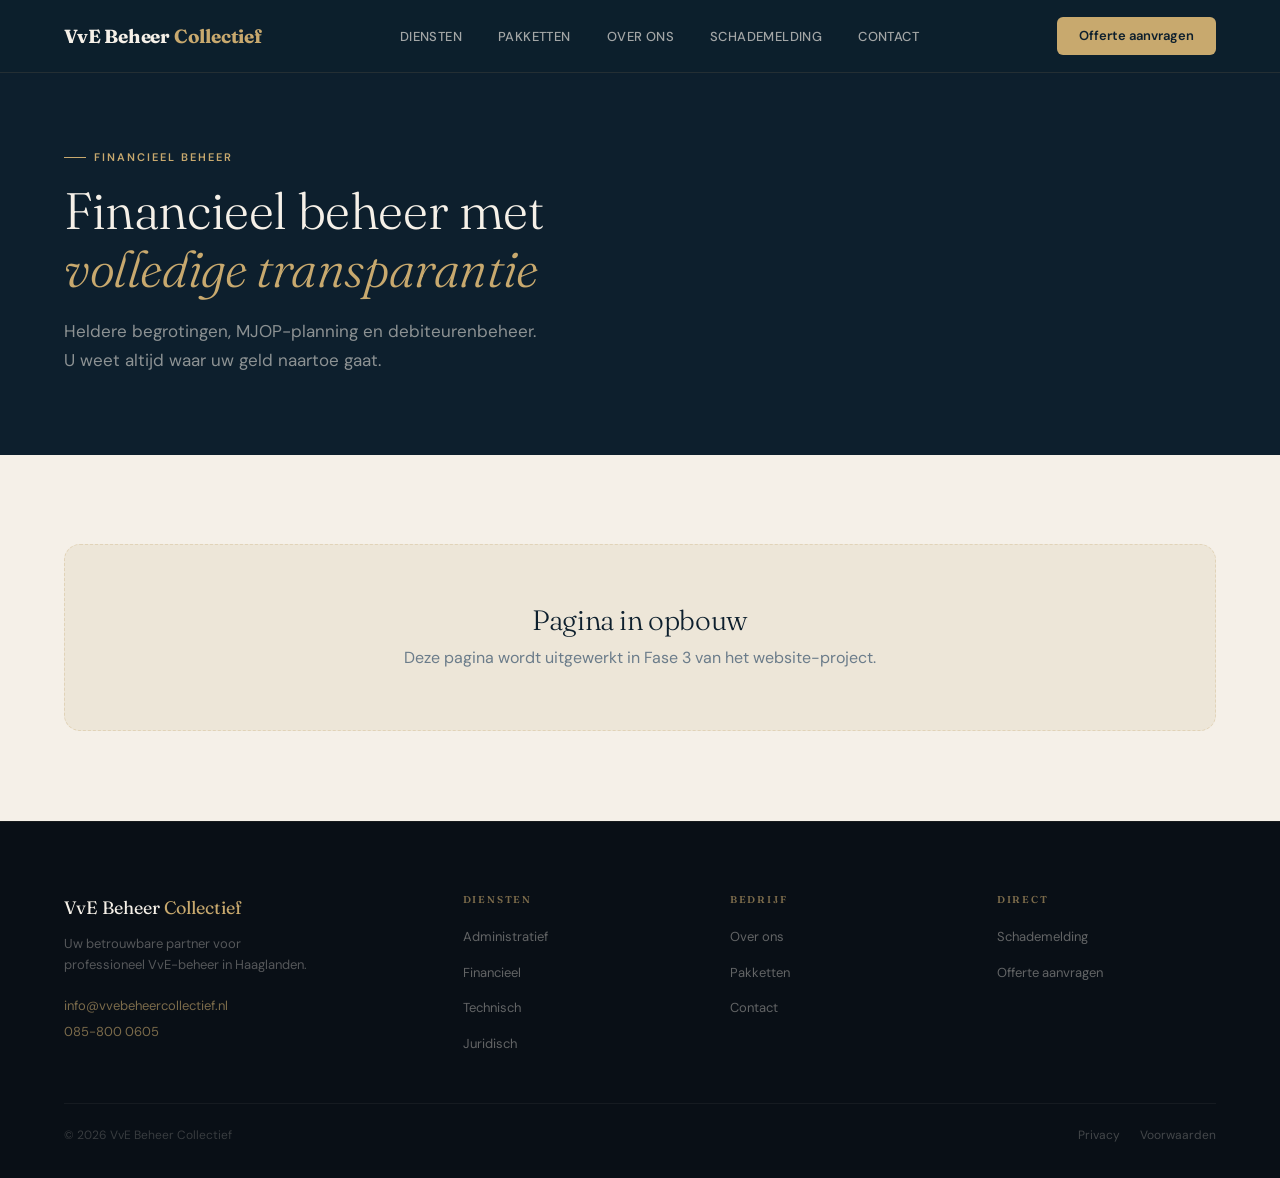
<file: diensten/financieel.html>
<!DOCTYPE html>
<html lang="nl">
<head>
  <meta charset="UTF-8">
  <meta name="viewport" content="width=device-width, initial-scale=1.0">
  <!-- PWA -->
  <meta name="theme-color" content="#0d1f2d">
  <meta name="mobile-web-app-capable" content="yes">
  <meta name="apple-mobile-web-app-capable" content="yes">
  <meta name="apple-mobile-web-app-status-bar-style" content="black-translucent">
  <meta name="apple-mobile-web-app-title" content="VvE Collectief">
  <link rel="manifest" href="../manifest.json">
  <link rel="apple-touch-icon" href="../icons/apple-touch-icon.png">
  <link rel="icon" type="image/png" sizes="32x32" href="../icons/favicon-32.png">
  <title>Financieel Beheer — VvE Beheer Collectief</title>
  <meta name="description" content="">
  <link rel="preconnect" href="https://fonts.googleapis.com">
  <link rel="preconnect" href="https://fonts.gstatic.com" crossorigin>
  <link href="https://fonts.googleapis.com/css2?family=Fraunces:ital,wght@0,300;0,400;0,700;1,300&family=DM+Sans:wght@300;400;500;600&display=swap" rel="stylesheet">
  <link rel="stylesheet" href="../css/main.css">
  <style>
    .page-hero {
      background: var(--navy);
      padding: 140px var(--gutter) 80px;
      max-width: 100%;
    }
    .page-hero .eyebrow { margin-bottom: 16px; }
    .page-hero h1 {
      font-size: clamp(36px, 4vw, 56px);
      color: var(--cream);
      max-width: 640px;
      margin-bottom: 20px;
    }
    .page-hero h1 em { color: var(--gold); font-style: italic; }
    .page-hero p {
      font-size: 17px;
      color: rgba(245,240,232,0.55);
      max-width: 480px;
      line-height: 1.7;
    }
    .page-content { padding: clamp(60px,7vw,100px) var(--gutter); max-width: var(--max-w); margin-inline: auto; }
    .coming-soon {
      background: var(--cream-mid);
      border-radius: var(--radius-lg);
      padding: 60px 40px;
      text-align: center;
      border: 1px dashed rgba(200,169,110,0.3);
    }
    .coming-soon p { color: var(--text-muted); margin-top: 8px; }
  </style>
</head>
<body>
<nav class="nav" id="main-nav">
  <div class="nav__inner">
    <a href="../index.html" class="nav__logo">VvE Beheer <span>Collectief</span></a>
    <ul class="nav__links">
      <li><a href="../index.html#diensten">Diensten</a></li>
      <li><a href="../index.html#pakketten">Pakketten</a></li>
      <li><a href="../over-ons.html">Over ons</a></li>
      <li><a href="../schademelding.html">Schademelding</a></li>
      <li><a href="../contact.html">Contact</a></li>
    </ul>
    <a href="../contact.html" class="nav__cta">Offerte aanvragen</a>
    <button class="nav__toggle" id="nav-toggle" aria-label="Menu openen"><span></span><span></span><span></span></button>
  </div>
  <nav class="nav__mobile" id="nav-mobile">
    <a href="../index.html#diensten">Diensten</a>
    <a href="../index.html#pakketten">Pakketten</a>
    <a href="../over-ons.html">Over ons</a>
    <a href="../schademelding.html">Schademelding</a>
    <a href="../contact.html">Contact</a>
    <a href="../contact.html" class="nav__mobile-cta">Offerte aanvragen</a>
  </nav>
</nav>

<section class="page-hero">
  <div style="max-width: var(--max-w); margin-inline: auto;">
    <div class="eyebrow">Financieel Beheer</div>
    <h1>Financieel beheer met <em>volledige transparantie</em></h1>
    <p>Heldere begrotingen, MJOP-planning en debiteurenbeheer. U weet altijd waar uw geld naartoe gaat.</p>
  </div>
</section>

<main class="page-content">
  <div class="coming-soon">
    <h2 style="font-family:'Fraunces',serif; font-size:28px; color:var(--navy);">Pagina in opbouw</h2>
    <p>Deze pagina wordt uitgewerkt in Fase 3 van het website-project.</p>
  </div>
</main>

<footer class="footer"><div style="max-width:var(--max-w);margin-inline:auto;padding-inline:0"><div class="footer__grid"><div><div class="footer__logo">VvE Beheer <span>Collectief</span></div><p class="footer__tagline">Uw betrouwbare partner voor professioneel VvE-beheer in Haaglanden.</p><div class="footer__contact-row"><a href="mailto:info@vvebeheercollectief.nl">info@vvebeheercollectief.nl</a><a href="tel:0858000605">085-800 0605</a></div></div><div class="footer__col"><h4>Diensten</h4><ul><li><a href="diensten/administratief.html">Administratief</a></li><li><a href="diensten/financieel.html">Financieel</a></li><li><a href="diensten/technisch.html">Technisch</a></li><li><a href="diensten/juridisch.html">Juridisch</a></li></ul></div><div class="footer__col"><h4>Bedrijf</h4><ul><li><a href="over-ons.html">Over ons</a></li><li><a href="pakketten.html">Pakketten</a></li><li><a href="contact.html">Contact</a></li></ul></div><div class="footer__col"><h4>Direct</h4><ul><li><a href="schademelding.html">Schademelding</a></li><li><a href="contact.html">Offerte aanvragen</a></li></ul></div></div><div class="footer__bottom"><div class="footer__copy">© 2026 VvE Beheer Collectief</div><div class="footer__legal"><a href="privacy.html">Privacy</a><a href="privacy.html#voorwaarden">Voorwaarden</a></div></div></div></footer>

<script>
  const toggle = document.getElementById('nav-toggle');
  const nav = document.getElementById('main-nav');
  toggle.addEventListener('click', () => {
    const open = nav.classList.toggle('nav--mobile-open');
    toggle.setAttribute('aria-expanded', open);
  });
  document.querySelectorAll('.nav__mobile a').forEach(a => a.addEventListener('click', () => nav.classList.remove('nav--mobile-open')));
  window.addEventListener('scroll', () => { nav.style.boxShadow = window.scrollY > 20 ? '0 2px 24px rgba(0,0,0,0.25)' : 'none'; }, { passive: true });
</script>

<!-- Service Worker registratie -->
<script>
  if ('serviceWorker' in navigator) {
    window.addEventListener('load', () => {
      navigator.serviceWorker.register('/sw.js')
        .then(reg => console.log('[SW] Geregistreerd:', reg.scope))
        .catch(err => console.warn('[SW] Registratie mislukt:', err));
    });
  }
</script>
</body>
</html>
</file>
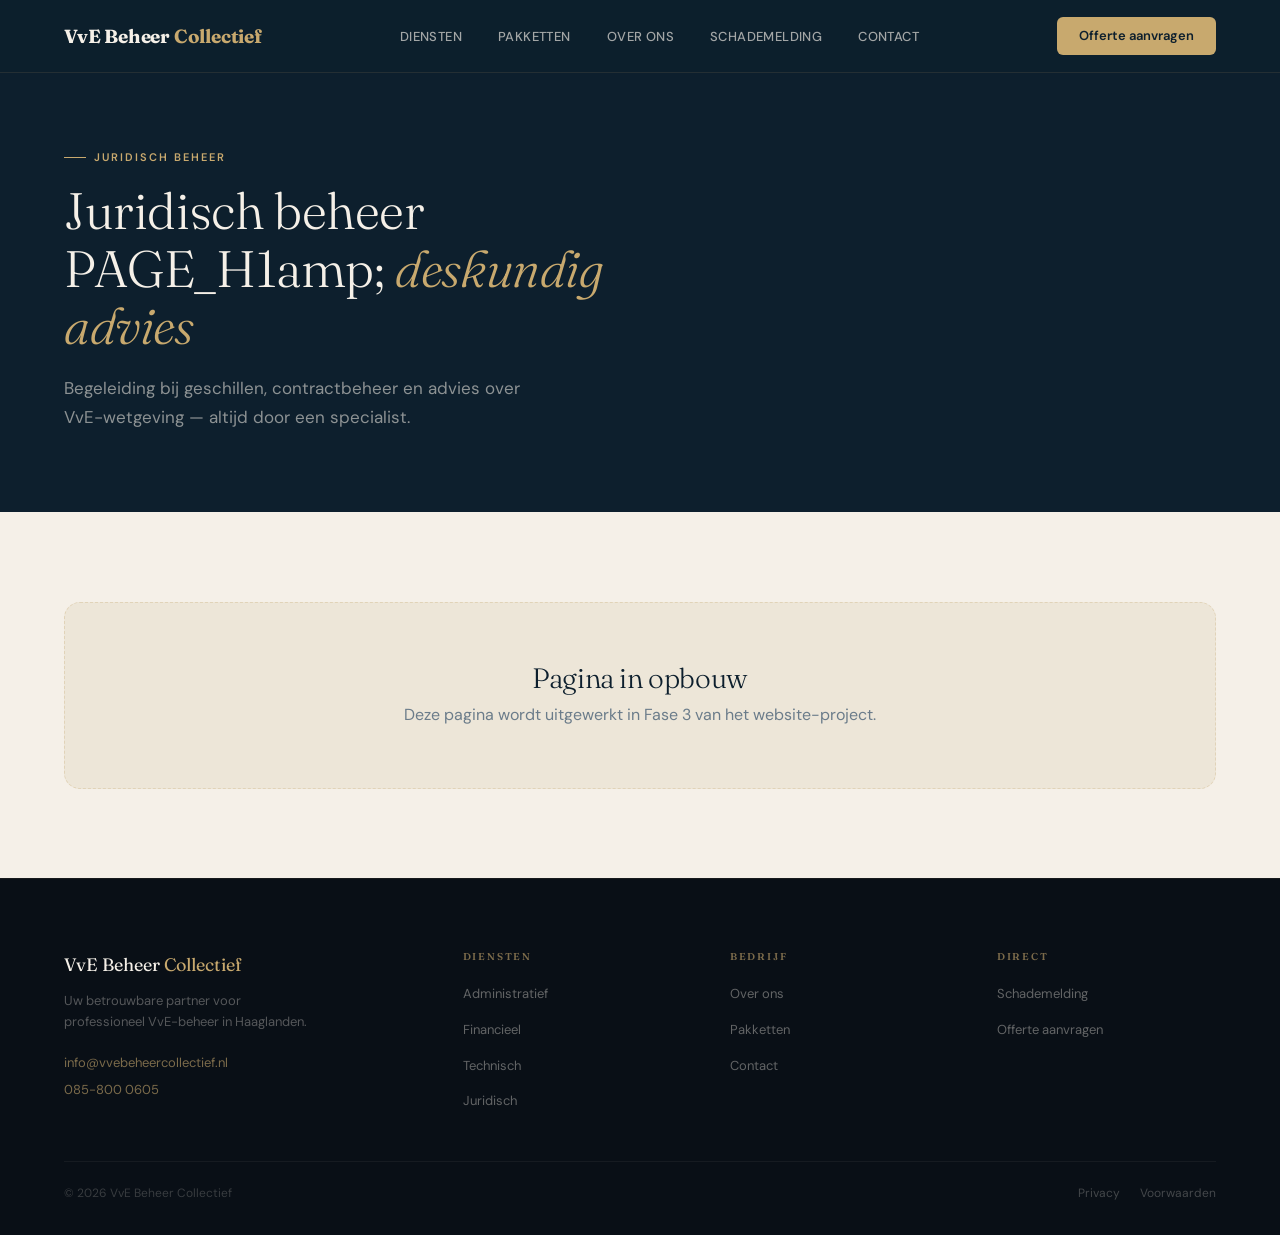
<file: diensten/juridisch.html>
<!DOCTYPE html>
<html lang="nl">
<head>
  <meta charset="UTF-8">
  <meta name="viewport" content="width=device-width, initial-scale=1.0">
  <!-- PWA -->
  <meta name="theme-color" content="#0d1f2d">
  <meta name="mobile-web-app-capable" content="yes">
  <meta name="apple-mobile-web-app-capable" content="yes">
  <meta name="apple-mobile-web-app-status-bar-style" content="black-translucent">
  <meta name="apple-mobile-web-app-title" content="VvE Collectief">
  <link rel="manifest" href="../manifest.json">
  <link rel="apple-touch-icon" href="../icons/apple-touch-icon.png">
  <link rel="icon" type="image/png" sizes="32x32" href="../icons/favicon-32.png">
  <title>Juridisch Beheer — VvE Beheer Collectief</title>
  <meta name="description" content="">
  <link rel="preconnect" href="https://fonts.googleapis.com">
  <link rel="preconnect" href="https://fonts.gstatic.com" crossorigin>
  <link href="https://fonts.googleapis.com/css2?family=Fraunces:ital,wght@0,300;0,400;0,700;1,300&family=DM+Sans:wght@300;400;500;600&display=swap" rel="stylesheet">
  <link rel="stylesheet" href="../css/main.css">
  <style>
    .page-hero {
      background: var(--navy);
      padding: 140px var(--gutter) 80px;
      max-width: 100%;
    }
    .page-hero .eyebrow { margin-bottom: 16px; }
    .page-hero h1 {
      font-size: clamp(36px, 4vw, 56px);
      color: var(--cream);
      max-width: 640px;
      margin-bottom: 20px;
    }
    .page-hero h1 em { color: var(--gold); font-style: italic; }
    .page-hero p {
      font-size: 17px;
      color: rgba(245,240,232,0.55);
      max-width: 480px;
      line-height: 1.7;
    }
    .page-content { padding: clamp(60px,7vw,100px) var(--gutter); max-width: var(--max-w); margin-inline: auto; }
    .coming-soon {
      background: var(--cream-mid);
      border-radius: var(--radius-lg);
      padding: 60px 40px;
      text-align: center;
      border: 1px dashed rgba(200,169,110,0.3);
    }
    .coming-soon p { color: var(--text-muted); margin-top: 8px; }
  </style>
</head>
<body>
<nav class="nav" id="main-nav">
  <div class="nav__inner">
    <a href="../index.html" class="nav__logo">VvE Beheer <span>Collectief</span></a>
    <ul class="nav__links">
      <li><a href="../index.html#diensten">Diensten</a></li>
      <li><a href="../index.html#pakketten">Pakketten</a></li>
      <li><a href="../over-ons.html">Over ons</a></li>
      <li><a href="../schademelding.html">Schademelding</a></li>
      <li><a href="../contact.html">Contact</a></li>
    </ul>
    <a href="../contact.html" class="nav__cta">Offerte aanvragen</a>
    <button class="nav__toggle" id="nav-toggle" aria-label="Menu openen"><span></span><span></span><span></span></button>
  </div>
  <nav class="nav__mobile" id="nav-mobile">
    <a href="../index.html#diensten">Diensten</a>
    <a href="../index.html#pakketten">Pakketten</a>
    <a href="../over-ons.html">Over ons</a>
    <a href="../schademelding.html">Schademelding</a>
    <a href="../contact.html">Contact</a>
    <a href="../contact.html" class="nav__mobile-cta">Offerte aanvragen</a>
  </nav>
</nav>

<section class="page-hero">
  <div style="max-width: var(--max-w); margin-inline: auto;">
    <div class="eyebrow">Juridisch Beheer</div>
    <h1>Juridisch beheer PAGE_H1amp; <em>deskundig advies</em></h1>
    <p>Begeleiding bij geschillen, contractbeheer en advies over VvE-wetgeving — altijd door een specialist.</p>
  </div>
</section>

<main class="page-content">
  <div class="coming-soon">
    <h2 style="font-family:'Fraunces',serif; font-size:28px; color:var(--navy);">Pagina in opbouw</h2>
    <p>Deze pagina wordt uitgewerkt in Fase 3 van het website-project.</p>
  </div>
</main>

<footer class="footer"><div style="max-width:var(--max-w);margin-inline:auto;padding-inline:0"><div class="footer__grid"><div><div class="footer__logo">VvE Beheer <span>Collectief</span></div><p class="footer__tagline">Uw betrouwbare partner voor professioneel VvE-beheer in Haaglanden.</p><div class="footer__contact-row"><a href="mailto:info@vvebeheercollectief.nl">info@vvebeheercollectief.nl</a><a href="tel:0858000605">085-800 0605</a></div></div><div class="footer__col"><h4>Diensten</h4><ul><li><a href="diensten/administratief.html">Administratief</a></li><li><a href="diensten/financieel.html">Financieel</a></li><li><a href="diensten/technisch.html">Technisch</a></li><li><a href="diensten/juridisch.html">Juridisch</a></li></ul></div><div class="footer__col"><h4>Bedrijf</h4><ul><li><a href="over-ons.html">Over ons</a></li><li><a href="pakketten.html">Pakketten</a></li><li><a href="contact.html">Contact</a></li></ul></div><div class="footer__col"><h4>Direct</h4><ul><li><a href="schademelding.html">Schademelding</a></li><li><a href="contact.html">Offerte aanvragen</a></li></ul></div></div><div class="footer__bottom"><div class="footer__copy">© 2026 VvE Beheer Collectief</div><div class="footer__legal"><a href="privacy.html">Privacy</a><a href="privacy.html#voorwaarden">Voorwaarden</a></div></div></div></footer>

<script>
  const toggle = document.getElementById('nav-toggle');
  const nav = document.getElementById('main-nav');
  toggle.addEventListener('click', () => {
    const open = nav.classList.toggle('nav--mobile-open');
    toggle.setAttribute('aria-expanded', open);
  });
  document.querySelectorAll('.nav__mobile a').forEach(a => a.addEventListener('click', () => nav.classList.remove('nav--mobile-open')));
  window.addEventListener('scroll', () => { nav.style.boxShadow = window.scrollY > 20 ? '0 2px 24px rgba(0,0,0,0.25)' : 'none'; }, { passive: true });
</script>

<!-- Service Worker registratie -->
<script>
  if ('serviceWorker' in navigator) {
    window.addEventListener('load', () => {
      navigator.serviceWorker.register('/sw.js')
        .then(reg => console.log('[SW] Geregistreerd:', reg.scope))
        .catch(err => console.warn('[SW] Registratie mislukt:', err));
    });
  }
</script>
</body>
</html>
</file>
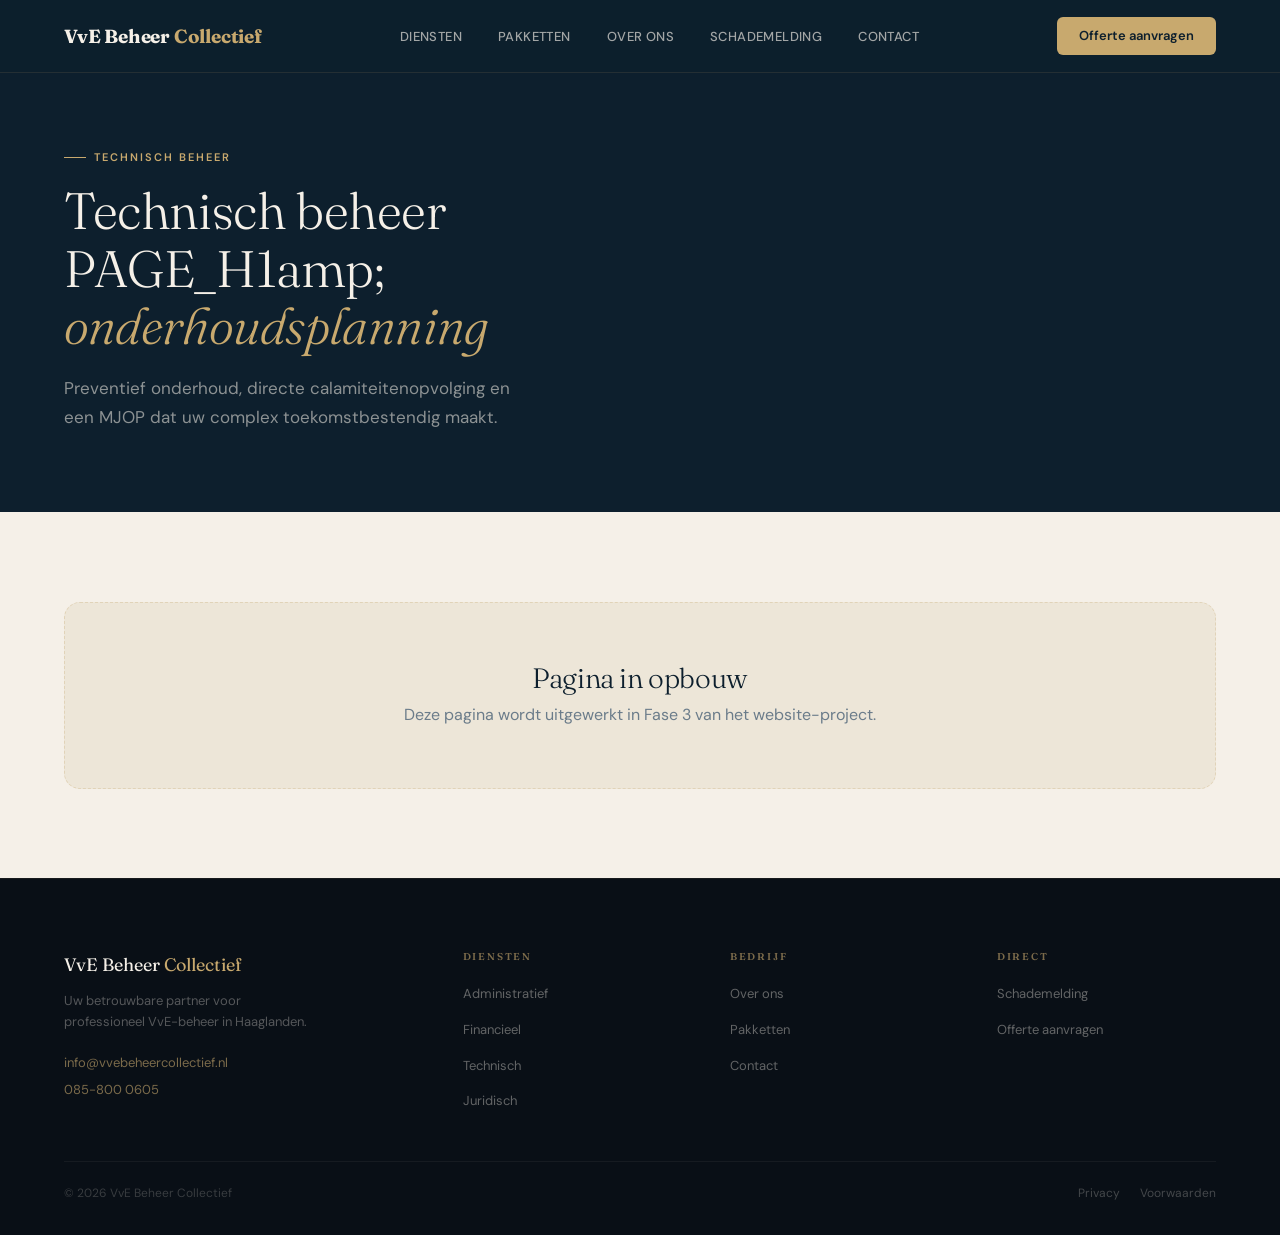
<file: diensten/technisch.html>
<!DOCTYPE html>
<html lang="nl">
<head>
  <meta charset="UTF-8">
  <meta name="viewport" content="width=device-width, initial-scale=1.0">
  <!-- PWA -->
  <meta name="theme-color" content="#0d1f2d">
  <meta name="mobile-web-app-capable" content="yes">
  <meta name="apple-mobile-web-app-capable" content="yes">
  <meta name="apple-mobile-web-app-status-bar-style" content="black-translucent">
  <meta name="apple-mobile-web-app-title" content="VvE Collectief">
  <link rel="manifest" href="../manifest.json">
  <link rel="apple-touch-icon" href="../icons/apple-touch-icon.png">
  <link rel="icon" type="image/png" sizes="32x32" href="../icons/favicon-32.png">
  <title>Technisch Beheer — VvE Beheer Collectief</title>
  <meta name="description" content="">
  <link rel="preconnect" href="https://fonts.googleapis.com">
  <link rel="preconnect" href="https://fonts.gstatic.com" crossorigin>
  <link href="https://fonts.googleapis.com/css2?family=Fraunces:ital,wght@0,300;0,400;0,700;1,300&family=DM+Sans:wght@300;400;500;600&display=swap" rel="stylesheet">
  <link rel="stylesheet" href="../css/main.css">
  <style>
    .page-hero {
      background: var(--navy);
      padding: 140px var(--gutter) 80px;
      max-width: 100%;
    }
    .page-hero .eyebrow { margin-bottom: 16px; }
    .page-hero h1 {
      font-size: clamp(36px, 4vw, 56px);
      color: var(--cream);
      max-width: 640px;
      margin-bottom: 20px;
    }
    .page-hero h1 em { color: var(--gold); font-style: italic; }
    .page-hero p {
      font-size: 17px;
      color: rgba(245,240,232,0.55);
      max-width: 480px;
      line-height: 1.7;
    }
    .page-content { padding: clamp(60px,7vw,100px) var(--gutter); max-width: var(--max-w); margin-inline: auto; }
    .coming-soon {
      background: var(--cream-mid);
      border-radius: var(--radius-lg);
      padding: 60px 40px;
      text-align: center;
      border: 1px dashed rgba(200,169,110,0.3);
    }
    .coming-soon p { color: var(--text-muted); margin-top: 8px; }
  </style>
</head>
<body>
<nav class="nav" id="main-nav">
  <div class="nav__inner">
    <a href="../index.html" class="nav__logo">VvE Beheer <span>Collectief</span></a>
    <ul class="nav__links">
      <li><a href="../index.html#diensten">Diensten</a></li>
      <li><a href="../index.html#pakketten">Pakketten</a></li>
      <li><a href="../over-ons.html">Over ons</a></li>
      <li><a href="../schademelding.html">Schademelding</a></li>
      <li><a href="../contact.html">Contact</a></li>
    </ul>
    <a href="../contact.html" class="nav__cta">Offerte aanvragen</a>
    <button class="nav__toggle" id="nav-toggle" aria-label="Menu openen"><span></span><span></span><span></span></button>
  </div>
  <nav class="nav__mobile" id="nav-mobile">
    <a href="../index.html#diensten">Diensten</a>
    <a href="../index.html#pakketten">Pakketten</a>
    <a href="../over-ons.html">Over ons</a>
    <a href="../schademelding.html">Schademelding</a>
    <a href="../contact.html">Contact</a>
    <a href="../contact.html" class="nav__mobile-cta">Offerte aanvragen</a>
  </nav>
</nav>

<section class="page-hero">
  <div style="max-width: var(--max-w); margin-inline: auto;">
    <div class="eyebrow">Technisch Beheer</div>
    <h1>Technisch beheer PAGE_H1amp; <em>onderhoudsplanning</em></h1>
    <p>Preventief onderhoud, directe calamiteitenopvolging en een MJOP dat uw complex toekomstbestendig maakt.</p>
  </div>
</section>

<main class="page-content">
  <div class="coming-soon">
    <h2 style="font-family:'Fraunces',serif; font-size:28px; color:var(--navy);">Pagina in opbouw</h2>
    <p>Deze pagina wordt uitgewerkt in Fase 3 van het website-project.</p>
  </div>
</main>

<footer class="footer"><div style="max-width:var(--max-w);margin-inline:auto;padding-inline:0"><div class="footer__grid"><div><div class="footer__logo">VvE Beheer <span>Collectief</span></div><p class="footer__tagline">Uw betrouwbare partner voor professioneel VvE-beheer in Haaglanden.</p><div class="footer__contact-row"><a href="mailto:info@vvebeheercollectief.nl">info@vvebeheercollectief.nl</a><a href="tel:0858000605">085-800 0605</a></div></div><div class="footer__col"><h4>Diensten</h4><ul><li><a href="diensten/administratief.html">Administratief</a></li><li><a href="diensten/financieel.html">Financieel</a></li><li><a href="diensten/technisch.html">Technisch</a></li><li><a href="diensten/juridisch.html">Juridisch</a></li></ul></div><div class="footer__col"><h4>Bedrijf</h4><ul><li><a href="over-ons.html">Over ons</a></li><li><a href="pakketten.html">Pakketten</a></li><li><a href="contact.html">Contact</a></li></ul></div><div class="footer__col"><h4>Direct</h4><ul><li><a href="schademelding.html">Schademelding</a></li><li><a href="contact.html">Offerte aanvragen</a></li></ul></div></div><div class="footer__bottom"><div class="footer__copy">© 2026 VvE Beheer Collectief</div><div class="footer__legal"><a href="privacy.html">Privacy</a><a href="privacy.html#voorwaarden">Voorwaarden</a></div></div></div></footer>

<script>
  const toggle = document.getElementById('nav-toggle');
  const nav = document.getElementById('main-nav');
  toggle.addEventListener('click', () => {
    const open = nav.classList.toggle('nav--mobile-open');
    toggle.setAttribute('aria-expanded', open);
  });
  document.querySelectorAll('.nav__mobile a').forEach(a => a.addEventListener('click', () => nav.classList.remove('nav--mobile-open')));
  window.addEventListener('scroll', () => { nav.style.boxShadow = window.scrollY > 20 ? '0 2px 24px rgba(0,0,0,0.25)' : 'none'; }, { passive: true });
</script>

<!-- Service Worker registratie -->
<script>
  if ('serviceWorker' in navigator) {
    window.addEventListener('load', () => {
      navigator.serviceWorker.register('/sw.js')
        .then(reg => console.log('[SW] Geregistreerd:', reg.scope))
        .catch(err => console.warn('[SW] Registratie mislukt:', err));
    });
  }
</script>
</body>
</html>
</file>
<file: css/main.css>
﻿/* ================================================================
   VvE Beheer Collectief — Gedeelde stijlen
   main.css · v1.0
   ================================================================ */

/* ── TOKENS ───────────────────────────────────────────────────── */
:root {
  --navy:        #0d1f2d;
  --navy-mid:    #162c3e;
  --navy-light:  #1e3a52;
  --gold:        #c8a96e;
  --gold-light:  #e2c88a;
  --gold-dim:    rgba(200,169,110,0.15);
  --cream:       #f5f0e8;
  --cream-mid:   #ede6d8;
  --cream-soft:  rgba(245,240,232,0.06);
  --white:       #ffffff;
  --text-dark:   #0d1f2d;
  --text-muted:  #6b7c8a;
  --text-light:  #a8b8c4;
  --border-dim:  rgba(200,169,110,0.12);
  --border-dark: rgba(245,240,232,0.08);
  --green:       #3a9e72;
  --radius-sm:   6px;
  --radius-md:   12px;
  --radius-lg:   16px;
  --shadow-card: 0 2px 20px rgba(0,0,0,0.12);
  --transition:  0.22s ease;
  --max-w:       1280px;
  --gutter:      clamp(24px, 5vw, 80px);
}

/* ── RESET ────────────────────────────────────────────────────── */
*, *::before, *::after { box-sizing: border-box; margin: 0; padding: 0; }
html { scroll-behavior: smooth; -webkit-text-size-adjust: 100%; }
body {
  font-family: 'DM Sans', sans-serif;
  background: var(--cream);
  color: var(--text-dark);
  overflow-x: hidden;
  line-height: 1.6;
}
img, svg { display: block; max-width: 100%; }
a { color: inherit; text-decoration: none; }
ul { list-style: none; }
button { font-family: inherit; cursor: pointer; border: none; background: none; }

/* ── TYPOGRAFIE ───────────────────────────────────────────────── */
h1, h2, h3, h4 {
  font-family: 'Fraunces', serif;
  font-weight: 300;
  line-height: 1.12;
  letter-spacing: -0.4px;
}
.serif { font-family: 'Fraunces', serif; }

/* ── LAYOUT UTILITIES ─────────────────────────────────────────── */
.container {
  width: 100%;
  max-width: var(--max-w);
  margin-inline: auto;
  padding-inline: var(--gutter);
}
.section { padding-block: clamp(72px, 8vw, 120px); }
.section--dark { background: var(--navy); }
.section--cream { background: var(--cream-mid); }

/* ── EYEBROW / SECTIE-TAG ─────────────────────────────────────── */
.eyebrow {
  display: inline-flex;
  align-items: center;
  gap: 8px;
  font-size: 11px;
  font-weight: 600;
  letter-spacing: 2px;
  text-transform: uppercase;
  color: var(--gold);
  margin-bottom: 18px;
}
.eyebrow::before {
  content: '';
  display: block;
  width: 22px; height: 1px;
  background: var(--gold);
  flex-shrink: 0;
}

/* ── KNOPPEN ──────────────────────────────────────────────────── */
.btn {
  display: inline-flex;
  align-items: center;
  gap: 8px;
  font-family: 'DM Sans', sans-serif;
  font-weight: 600;
  font-size: 14px;
  padding: 13px 28px;
  border-radius: var(--radius-sm);
  transition: var(--transition);
  white-space: nowrap;
  cursor: pointer;
}
.btn--gold {
  background: var(--gold);
  color: var(--navy);
}
.btn--gold:hover { background: var(--gold-light); transform: translateY(-1px); }

.btn--outline {
  border: 1.5px solid rgba(245,240,232,0.3);
  color: rgba(245,240,232,0.8);
}
.btn--outline:hover { border-color: var(--cream); color: var(--cream); }

.btn--dark {
  background: var(--navy);
  color: var(--cream);
}
.btn--dark:hover { background: #0a1721; }

.btn--outline-dark {
  border: 1.5px solid var(--navy);
  color: var(--navy);
}
.btn--outline-dark:hover { background: var(--navy); color: var(--cream); }

/* ── NAVIGATIE ────────────────────────────────────────────────── */
.nav {
  position: fixed;
  top: 0; left: 0; right: 0;
  z-index: 200;
  background: rgba(13,31,45,0.97);
  backdrop-filter: blur(16px);
  -webkit-backdrop-filter: blur(16px);
  border-bottom: 1px solid var(--border-dim);
  transition: var(--transition);
}
.nav__inner {
  display: flex;
  align-items: center;
  justify-content: space-between;
  height: 72px;
  padding-inline: var(--gutter);
  max-width: var(--max-w);
  margin-inline: auto;
}
.nav__logo {
  font-family: 'Fraunces', serif;
  font-size: 19px;
  font-weight: 700;
  color: var(--cream);
  letter-spacing: -0.2px;
  flex-shrink: 0;
}
.nav__logo span { color: var(--gold); }

.nav__links {
  display: flex;
  align-items: center;
  gap: 36px;
}
.nav__links a {
  font-size: 13px;
  font-weight: 500;
  color: rgba(245,240,232,0.65);
  letter-spacing: 0.4px;
  text-transform: uppercase;
  transition: color var(--transition);
}
.nav__links a:hover { color: var(--gold); }

.nav__cta {
  background: var(--gold);
  color: var(--navy);
  font-size: 13px;
  font-weight: 600;
  padding: 9px 22px;
  border-radius: var(--radius-sm);
  transition: var(--transition);
  flex-shrink: 0;
}
.nav__cta:hover { background: var(--gold-light); }

/* Hamburger */
.nav__toggle {
  display: none;
  flex-direction: column;
  gap: 5px;
  padding: 8px;
  cursor: pointer;
}
.nav__toggle span {
  display: block;
  width: 24px; height: 2px;
  background: var(--cream);
  border-radius: 2px;
  transition: var(--transition);
}

/* Mobiel menu */
.nav__mobile {
  display: none;
  flex-direction: column;
  gap: 0;
  background: var(--navy-mid);
  border-top: 1px solid var(--border-dim);
  padding: 12px 0;
}
.nav__mobile a {
  display: block;
  padding: 14px var(--gutter);
  font-size: 15px;
  font-weight: 500;
  color: rgba(245,240,232,0.7);
  border-bottom: 1px solid var(--border-dark);
  transition: color var(--transition);
}
.nav__mobile a:last-child { border-bottom: none; }
.nav__mobile a:hover { color: var(--gold); }
.nav__mobile .nav__mobile-cta {
  margin: 12px var(--gutter) 6px;
  border-bottom: none;
  background: var(--gold);
  color: var(--navy);
  border-radius: var(--radius-sm);
  text-align: center;
  font-weight: 600;
  padding: 13px;
}

.nav--mobile-open .nav__mobile { display: flex; }
.nav--mobile-open .nav__toggle span:nth-child(1) { transform: translateY(7px) rotate(45deg); }
.nav--mobile-open .nav__toggle span:nth-child(2) { opacity: 0; }
.nav--mobile-open .nav__toggle span:nth-child(3) { transform: translateY(-7px) rotate(-45deg); }

/* ── TRUST BAR ────────────────────────────────────────────────── */
.trust-bar {
  background: var(--cream-mid);
  border-top: 1px solid rgba(13,31,45,0.07);
  border-bottom: 1px solid rgba(13,31,45,0.07);
  padding: 16px var(--gutter);
  overflow: hidden;
  white-space: nowrap;
}
.trust-bar__inner {
  display: flex;
  gap: 48px;
  width: max-content;
  animation: ticker 28s linear infinite;
}
@keyframes ticker {
  0%   { transform: translateX(0); }
  100% { transform: translateX(-50%); }
}
.trust-bar:hover .trust-bar__inner { animation-play-state: paused; }
.trust-item {
  display: inline-flex;
  align-items: center;
  gap: 10px;
  font-size: 13px;
  font-weight: 500;
  color: var(--text-muted);
}
.trust-dot {
  width: 5px; height: 5px;
  border-radius: 50%;
  background: var(--gold);
  flex-shrink: 0;
}

/* ── SECTIE-KOPREGEL ──────────────────────────────────────────── */
.section-head { max-width: 560px; }
.section-head h2 {
  font-size: clamp(30px, 3.5vw, 46px);
  color: var(--navy);
  margin-bottom: 16px;
}
.section-head h2 em { font-style: italic; color: var(--gold); }
.section-head--light h2 { color: var(--cream); }
.section-head p {
  font-size: 16px;
  line-height: 1.7;
  color: var(--text-muted);
}
.section-head--light p { color: rgba(245,240,232,0.55); }

/* ── DIENSTEN GRID ────────────────────────────────────────────── */
.diensten-grid {
  display: grid;
  grid-template-columns: repeat(4, 1fr);
  gap: 2px;
  margin-top: 52px;
}
.dienst-card {
  background: var(--navy);
  padding: 40px 30px;
  position: relative;
  overflow: hidden;
  transition: background var(--transition);
}
.dienst-card::after {
  content: '';
  position: absolute;
  bottom: 0; left: 0;
  width: 0; height: 2px;
  background: var(--gold);
  transition: width 0.3s ease;
}
.dienst-card:hover {
  background: var(--navy-mid);
  box-shadow: inset 0 0 40px rgba(200,169,110,0.06);
}
.dienst-card:hover::after { width: 100%; }
.dienst-card:hover .dienst-num { color: var(--gold); }
.dienst-num { transition: color 0.2s ease; }
.dienst-num {
  font-size: 10px;
  letter-spacing: 2.5px;
  color: rgba(200,169,110,0.4);
  margin-bottom: 24px;
}
.dienst-icon {
  width: 44px; height: 44px;
  background: var(--gold-dim);
  border-radius: 10px;
  display: flex;
  align-items: center;
  justify-content: center;
  margin-bottom: 20px;
}
.dienst-icon svg { width: 22px; height: 22px; color: var(--gold); }
.dienst-title {
  font-family: 'Fraunces', serif;
  font-size: 20px;
  font-weight: 400;
  color: var(--cream);
  margin-bottom: 10px;
  line-height: 1.2;
}
.dienst-desc {
  font-size: 13px;
  line-height: 1.65;
  color: rgba(245,240,232,0.42);
}
.dienst-link {
  display: inline-flex;
  align-items: center;
  gap: 6px;
  font-size: 12px;
  font-weight: 600;
  letter-spacing: 0.5px;
  text-transform: uppercase;
  color: var(--gold);
  margin-top: 22px;
  transition: gap var(--transition);
}
.dienst-link:hover { gap: 10px; }

/* ── USP GRID ─────────────────────────────────────────────────── */
.usp-grid {
  display: grid;
  grid-template-columns: repeat(3, 1fr);
  gap: 2px;
  margin-top: 52px;
}
.usp-card {
  background: var(--cream-mid);
  padding: 44px 36px;
  border-top: 3px solid transparent;
  transition: border-color var(--transition);
}
.usp-card:hover { border-top-color: var(--gold); }
.usp-icon {
  width: 48px; height: 48px;
  background: var(--navy);
  border-radius: var(--radius-md);
  display: flex;
  align-items: center;
  justify-content: center;
  margin-bottom: 24px;
}
.usp-icon svg { width: 24px; height: 24px; color: var(--gold); }
.usp-title {
  font-family: 'Fraunces', serif;
  font-size: 22px;
  font-weight: 400;
  color: var(--navy);
  margin-bottom: 10px;
}
.usp-desc { font-size: 14px; line-height: 1.65; color: var(--text-muted); }

/* ── PAKKETTEN ────────────────────────────────────────────────── */
.pakket-grid {
  display: grid;
  grid-template-columns: repeat(3, 1fr);
  gap: 20px;
  margin-top: 52px;
}
.pakket-card {
  border: 1px solid rgba(200,169,110,0.14);
  border-radius: var(--radius-lg);
  padding: 40px 34px;
  position: relative;
  transition: border-color var(--transition), transform var(--transition);
}
.pakket-card:hover {
  border-color: rgba(200,169,110,0.38);
  transform: translateY(-4px);
}
.pakket-card--featured {
  background: rgba(200,169,110,0.05);
  border-color: var(--gold);
}
.pakket-card--featured:hover { transform: translateY(-4px); }
.pakket-badge {
  position: absolute;
  top: -13px; left: 32px;
  background: var(--gold);
  color: var(--navy);
  font-size: 10px;
  font-weight: 700;
  padding: 4px 14px;
  border-radius: 20px;
  letter-spacing: 1px;
  text-transform: uppercase;
}
.pakket-name {
  font-family: 'Fraunces', serif;
  font-size: 28px;
  font-weight: 300;
  color: var(--cream);
  margin-bottom: 6px;
}
.pakket-sub {
  font-size: 13px;
  color: rgba(245,240,232,0.38);
  margin-bottom: 28px;
}
.pakket-features {
  display: flex;
  flex-direction: column;
  gap: 11px;
  margin-bottom: 32px;
}
.pakket-features li {
  font-size: 13px;
  color: rgba(245,240,232,0.68);
  display: flex;
  align-items: flex-start;
  gap: 10px;
  line-height: 1.45;
}
.pakket-features li::before {
  content: '✓';
  color: var(--gold);
  font-weight: 700;
  font-size: 12px;
  flex-shrink: 0;
  margin-top: 1px;
}
.pakket-cta {
  display: block;
  width: 100%;
  padding: 13px;
  border-radius: var(--radius-sm);
  font-size: 13px;
  font-weight: 600;
  text-align: center;
  border: 1.5px solid rgba(200,169,110,0.35);
  color: var(--cream);
  transition: var(--transition);
}
.pakket-cta:hover,
.pakket-card--featured .pakket-cta {
  background: var(--gold);
  color: var(--navy);
  border-color: var(--gold);
}

/* ── REVIEWS ──────────────────────────────────────────────────── */
.reviews-grid {
  display: grid;
  grid-template-columns: repeat(3, 1fr);
  gap: 20px;
  margin-top: 52px;
}
.review-card {
  background: var(--navy-mid);
  border: 1px solid var(--border-dark);
  border-radius: var(--radius-lg);
  padding: 32px 28px;
}
.review-stars {
  display: flex;
  gap: 3px;
  color: var(--gold);
  font-size: 14px;
  margin-bottom: 16px;
}
.review-text {
  font-size: 14px;
  line-height: 1.7;
  color: rgba(245,240,232,0.65);
  margin-bottom: 24px;
}
.review-author {
  display: flex;
  align-items: center;
  gap: 12px;
}
.review-avatar {
  width: 36px; height: 36px;
  border-radius: 50%;
  background: var(--gold-dim);
  display: flex;
  align-items: center;
  justify-content: center;
  font-family: 'Fraunces', serif;
  font-size: 15px;
  color: var(--gold);
  flex-shrink: 0;
}
.review-name {
  font-size: 13px;
  font-weight: 600;
  color: var(--cream);
}
.review-vve {
  font-size: 11px;
  color: rgba(245,240,232,0.35);
  margin-top: 1px;
}

/* ── CTA STRIP ────────────────────────────────────────────────── */
.cta-strip {
  background: var(--gold);
  padding: clamp(48px, 6vw, 80px) var(--gutter);
  display: flex;
  align-items: center;
  justify-content: space-between;
  gap: 40px;
  flex-wrap: wrap;
}
.cta-strip h2 {
  font-size: clamp(26px, 3vw, 40px);
  font-weight: 300;
  color: var(--navy);
  max-width: 560px;
  line-height: 1.2;
}
.cta-strip__actions { display: flex; gap: 14px; flex-wrap: wrap; flex-shrink: 0; }

/* ── FOOTER ───────────────────────────────────────────────────── */
.footer {
  background: #090f16;
  padding: clamp(48px, 6vw, 72px) var(--gutter) 32px;
  border-top: 1px solid rgba(200,169,110,0.08);
}
.footer__grid {
  display: grid;
  grid-template-columns: 1.6fr 1fr 1fr 1fr;
  gap: 48px;
  margin-bottom: 48px;
}
.footer__logo {
  font-family: 'Fraunces', serif;
  font-size: 18px;
  color: var(--cream);
  margin-bottom: 10px;
}
.footer__logo span { color: var(--gold); }
.footer__tagline {
  font-size: 13px;
  color: rgba(245,240,232,0.32);
  line-height: 1.65;
  max-width: 260px;
  margin-bottom: 20px;
}
.footer__contact-row {
  display: flex;
  flex-direction: column;
  gap: 6px;
}
.footer__contact-row a {
  font-size: 13px;
  color: rgba(200,169,110,0.6);
  transition: color var(--transition);
}
.footer__contact-row a:hover { color: var(--gold); }
.footer__col h4 {
  font-size: 10px;
  font-weight: 600;
  letter-spacing: 1.8px;
  text-transform: uppercase;
  color: rgba(200,169,110,0.6);
  margin-bottom: 18px;
}
.footer__col ul { display: flex; flex-direction: column; gap: 10px; }
.footer__col a {
  font-size: 13px;
  color: rgba(245,240,232,0.38);
  transition: color var(--transition);
}
.footer__col a:hover { color: rgba(245,240,232,0.8); }
.footer__bottom {
  border-top: 1px solid rgba(245,240,232,0.05);
  padding-top: 22px;
  display: flex;
  justify-content: space-between;
  align-items: center;
  gap: 16px;
  flex-wrap: wrap;
}
.footer__copy { font-size: 12px; color: rgba(245,240,232,0.2); }
.footer__legal {
  display: flex;
  gap: 20px;
}
.footer__legal a {
  font-size: 12px;
  color: rgba(245,240,232,0.25);
  transition: color var(--transition);
}
.footer__legal a:hover { color: rgba(245,240,232,0.55); }

/* ── RESPONSIVE ───────────────────────────────────────────────── */
@media (max-width: 1024px) {
  .diensten-grid { grid-template-columns: repeat(2, 1fr); }
  .usp-grid { grid-template-columns: repeat(2, 1fr); }
  .reviews-grid { grid-template-columns: repeat(2, 1fr); }
  .footer__grid { grid-template-columns: 1fr 1fr; gap: 32px; }
}

@media (max-width: 768px) {
  .nav__links, .nav__cta { display: none; }
  .nav__toggle { display: flex; }
  .diensten-grid { grid-template-columns: 1fr; gap: 2px; }
  .usp-grid { grid-template-columns: 1fr; }
  .pakket-grid { grid-template-columns: 1fr; }
  .reviews-grid { grid-template-columns: 1fr; }
  .cta-strip { flex-direction: column; text-align: center; }
  .cta-strip__actions { justify-content: center; }
  .footer__grid { grid-template-columns: 1fr; gap: 28px; }
  .footer__bottom { flex-direction: column; text-align: center; }
}

/* ── ANIMATIES — FLOATING CARDS ───────────────────────────────── */
@keyframes float {
  0%, 100% { transform: translateY(0); }
  50%       { transform: translateY(-8px); }
}

.hcard:nth-child(1) { animation: float 6s ease-in-out 0s infinite; }
.hcard:nth-child(2) { animation: float 6s ease-in-out 1.5s infinite; }
.hcard:nth-child(3) { animation: float 6s ease-in-out 3s infinite; }

@media (max-width: 900px) {
  .hcard { animation: none !important; }
}

/* ── ANIMATIES — FADE-IN SLIDE-UP ─────────────────────────────── */
.fade-in {
  opacity: 0;
  transform: translateY(24px);
  transition: opacity 0.5s ease-out, transform 0.5s ease-out;
}
.fade-in.is-visible {
  opacity: 1;
  transform: translateY(0);
}

/* ── HERO GLOW UPGRADE ────────────────────────────────────────── */
.hero__glow-secondary {
  position: absolute;
  bottom: -80px;
  left: -60px;
  width: 400px;
  height: 400px;
  background: radial-gradient(circle, rgba(200,169,110,0.04) 0%, transparent 70%);
  pointer-events: none;
}

/* ── STAT-NUM TEXT VARIANT ────────────────────────────────────── */
.stat-num--text {
  font-family: 'Fraunces', serif;
  font-size: 22px;
  font-weight: 400;
  color: var(--cream);
  line-height: 1.2;
  letter-spacing: -0.5px;
}
.fact-num--text {
  font-family: 'Fraunces', serif;
  font-size: 22px;
  font-weight: 700;
  color: var(--navy);
  line-height: 1.2;
  letter-spacing: -0.5px;
}

/* ── FAQ ──────────────────────────────────────────────────────── */
.faq-section {
  background: var(--cream-mid);
  padding: clamp(72px, 8vw, 120px) var(--gutter);
}
.faq-inner {
  max-width: 780px;
  margin-inline: auto;
}
.faq-category { margin-bottom: 48px; }
.faq-category:last-child { margin-bottom: 0; }
.faq-category-label {
  font-size: 10px;
  font-weight: 700;
  letter-spacing: 2.5px;
  text-transform: uppercase;
  color: var(--gold);
  display: flex;
  align-items: center;
  gap: 10px;
  margin-bottom: 20px;
}
.faq-category-label::before {
  content: '';
  display: block;
  width: 18px;
  height: 1px;
  background: var(--gold);
}
.faq-item { border-top: 1px solid rgba(13,31,45,0.12); }
.faq-item:last-child { border-bottom: 1px solid rgba(13,31,45,0.12); }
.faq-question {
  width: 100%;
  display: flex;
  justify-content: space-between;
  align-items: center;
  gap: 20px;
  padding: 20px 0;
  font-family: 'Fraunces', serif;
  font-size: 17px;
  font-weight: 400;
  color: var(--navy);
  cursor: pointer;
  text-align: left;
  background: none;
  border: none;
  transition: color var(--transition);
}
.faq-question:hover { color: var(--gold); }
.faq-icon {
  flex-shrink: 0;
  width: 28px;
  height: 28px;
  border-radius: 50%;
  border: 1.5px solid rgba(13,31,45,0.18);
  display: flex;
  align-items: center;
  justify-content: center;
  font-size: 16px;
  color: var(--navy);
  transition: transform 0.3s ease, background var(--transition), border-color var(--transition);
}
.faq-item.open .faq-icon {
  transform: rotate(45deg);
  background: var(--gold);
  border-color: var(--gold);
  color: var(--navy);
}
.faq-answer {
  max-height: 0;
  overflow: hidden;
  transition: max-height 0.35s ease;
}
.faq-item.open .faq-answer { max-height: 400px; }
.faq-answer-inner {
  padding: 0 0 24px 0;
  border-left: 2px solid var(--gold);
  margin-left: 2px;
  padding-left: 20px;
}
.faq-answer-inner p {
  font-size: 14px;
  line-height: 1.75;
  color: var(--text-muted);
}
@media (max-width: 768px) {
  .faq-question { font-size: 15px; padding: 16px 0; }
}
</file>
